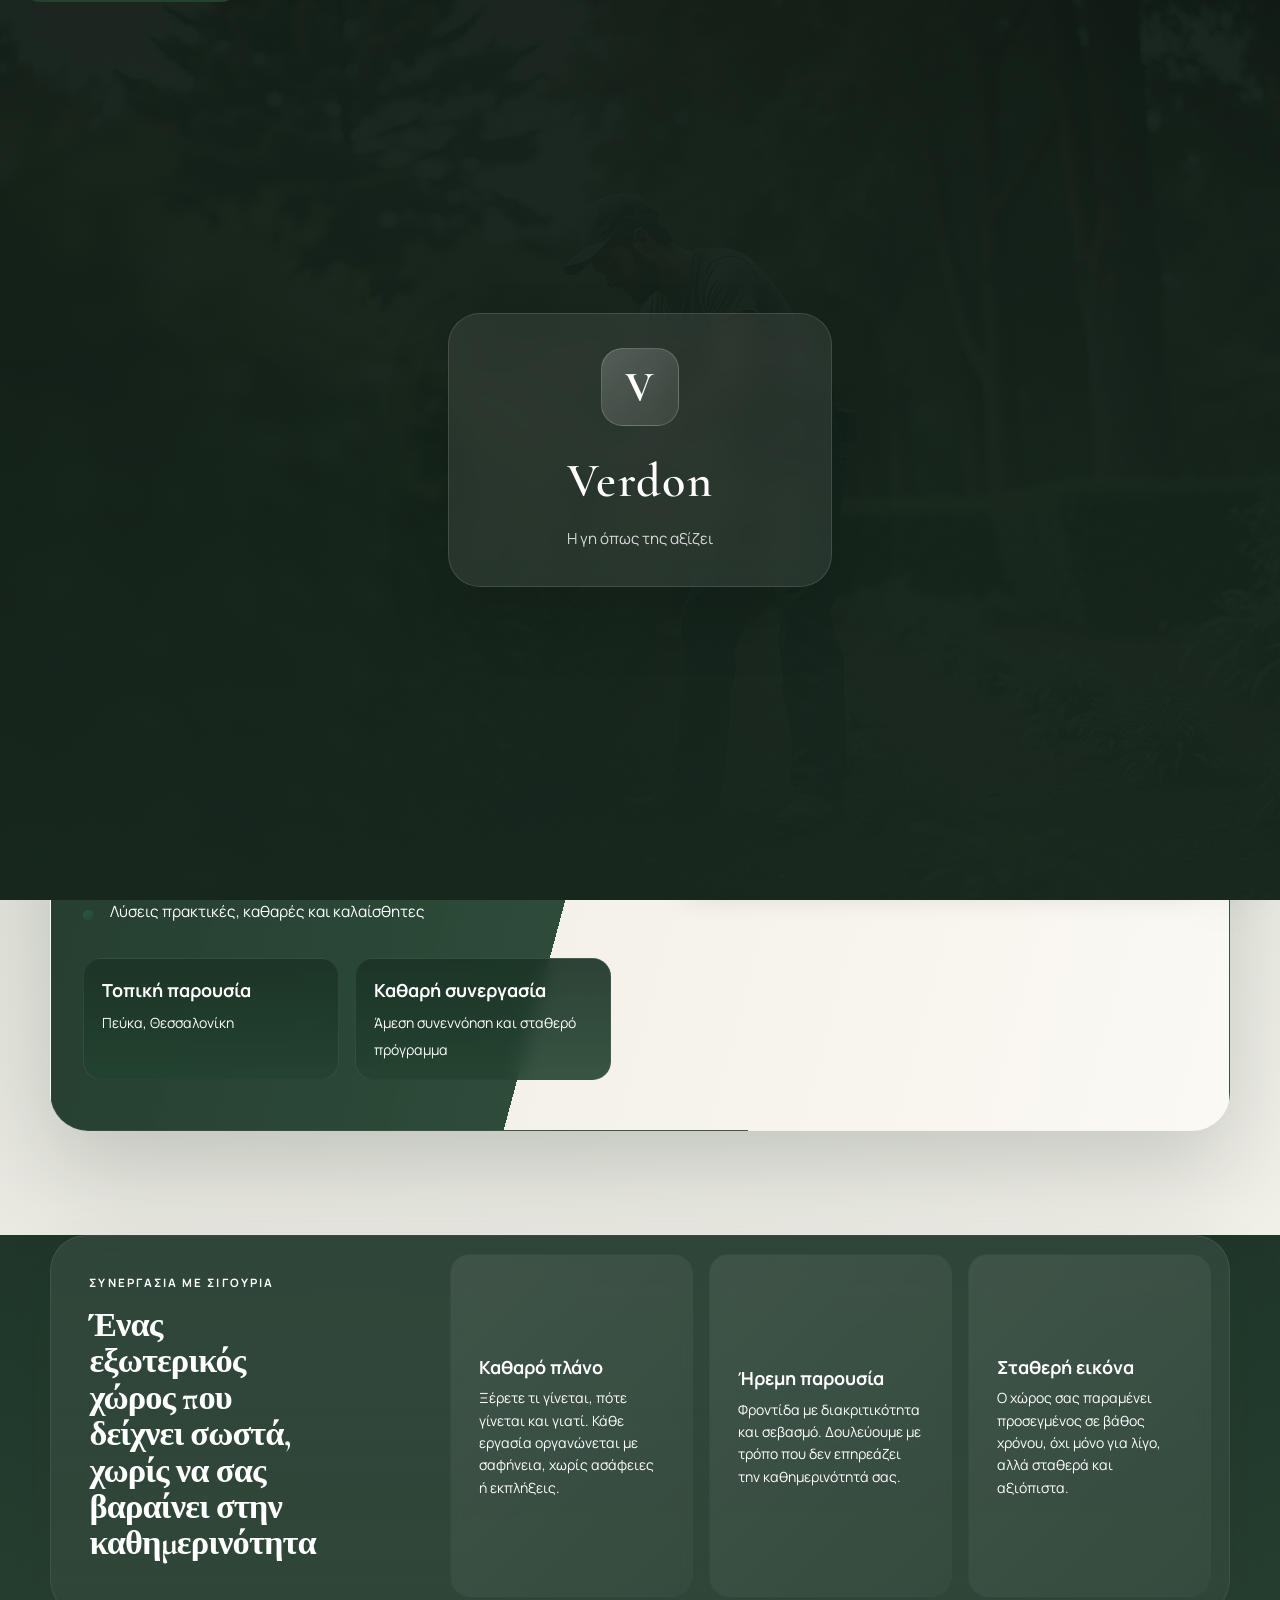
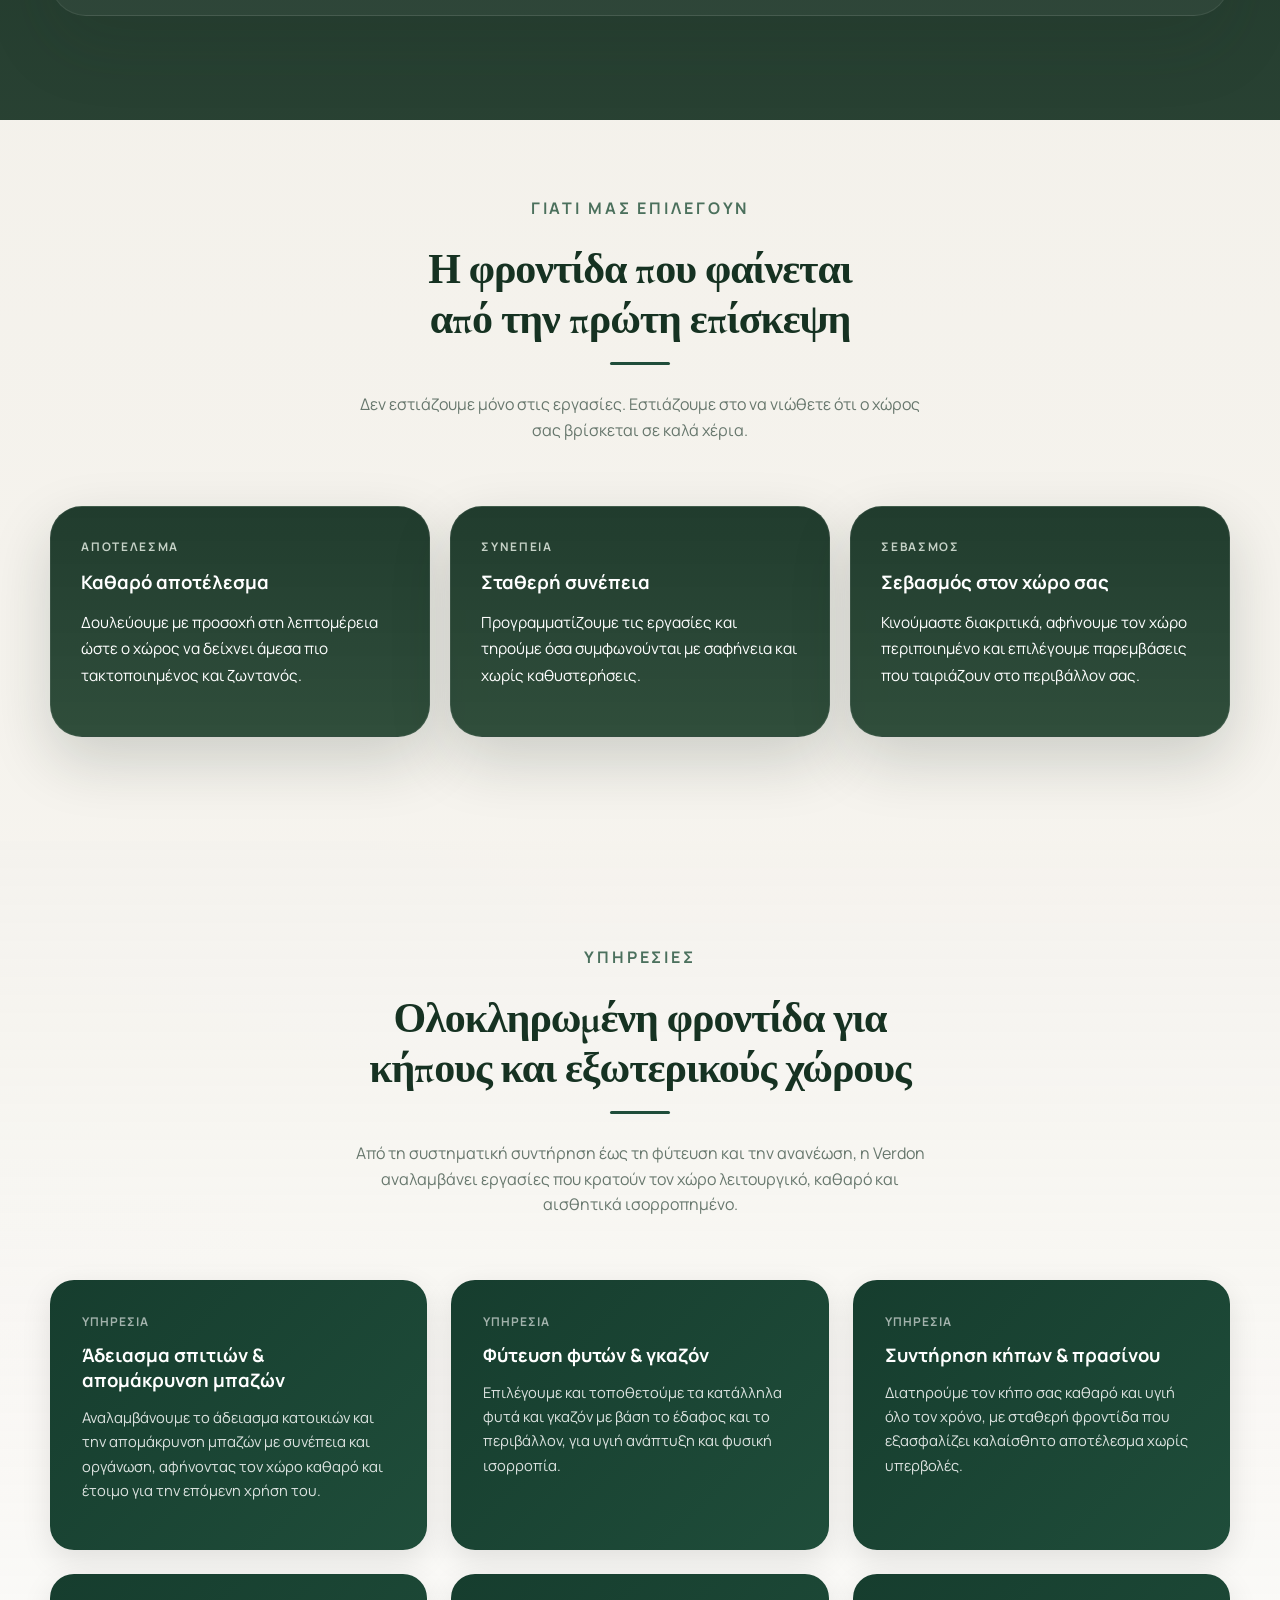
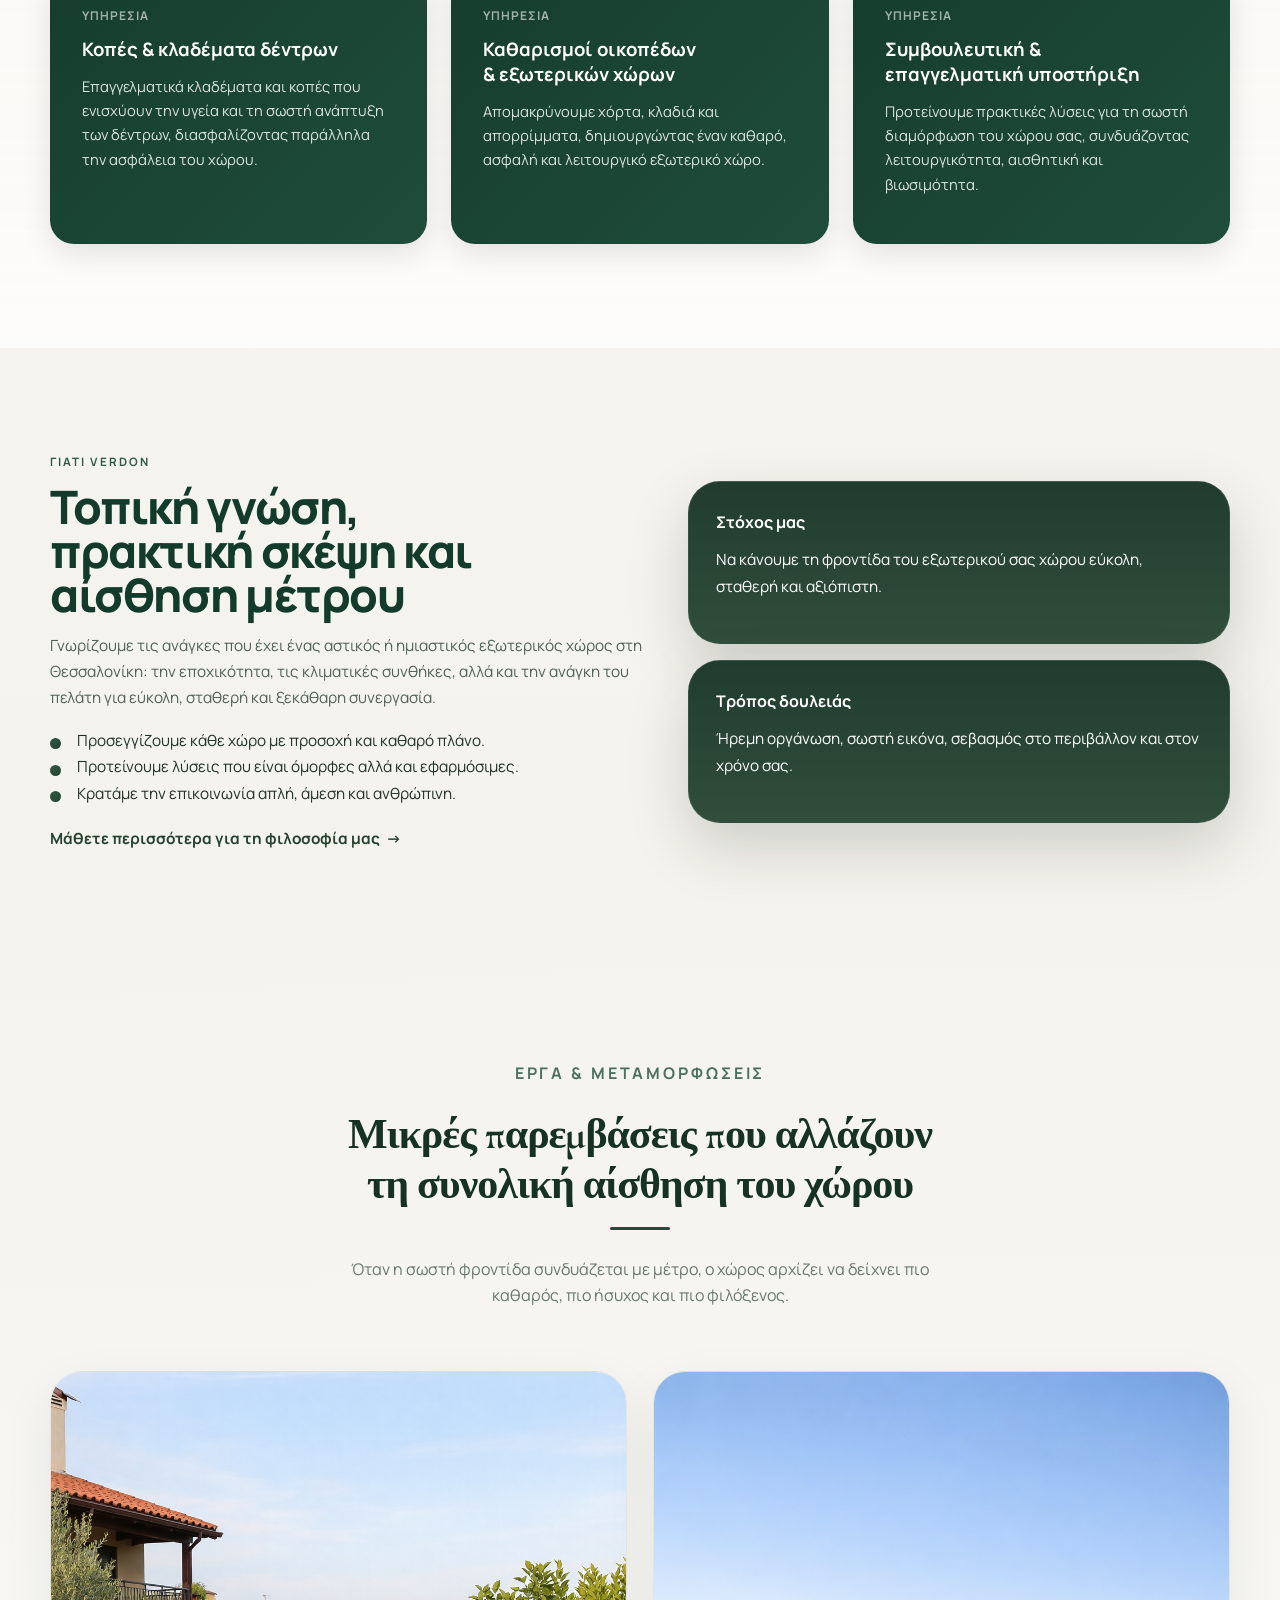
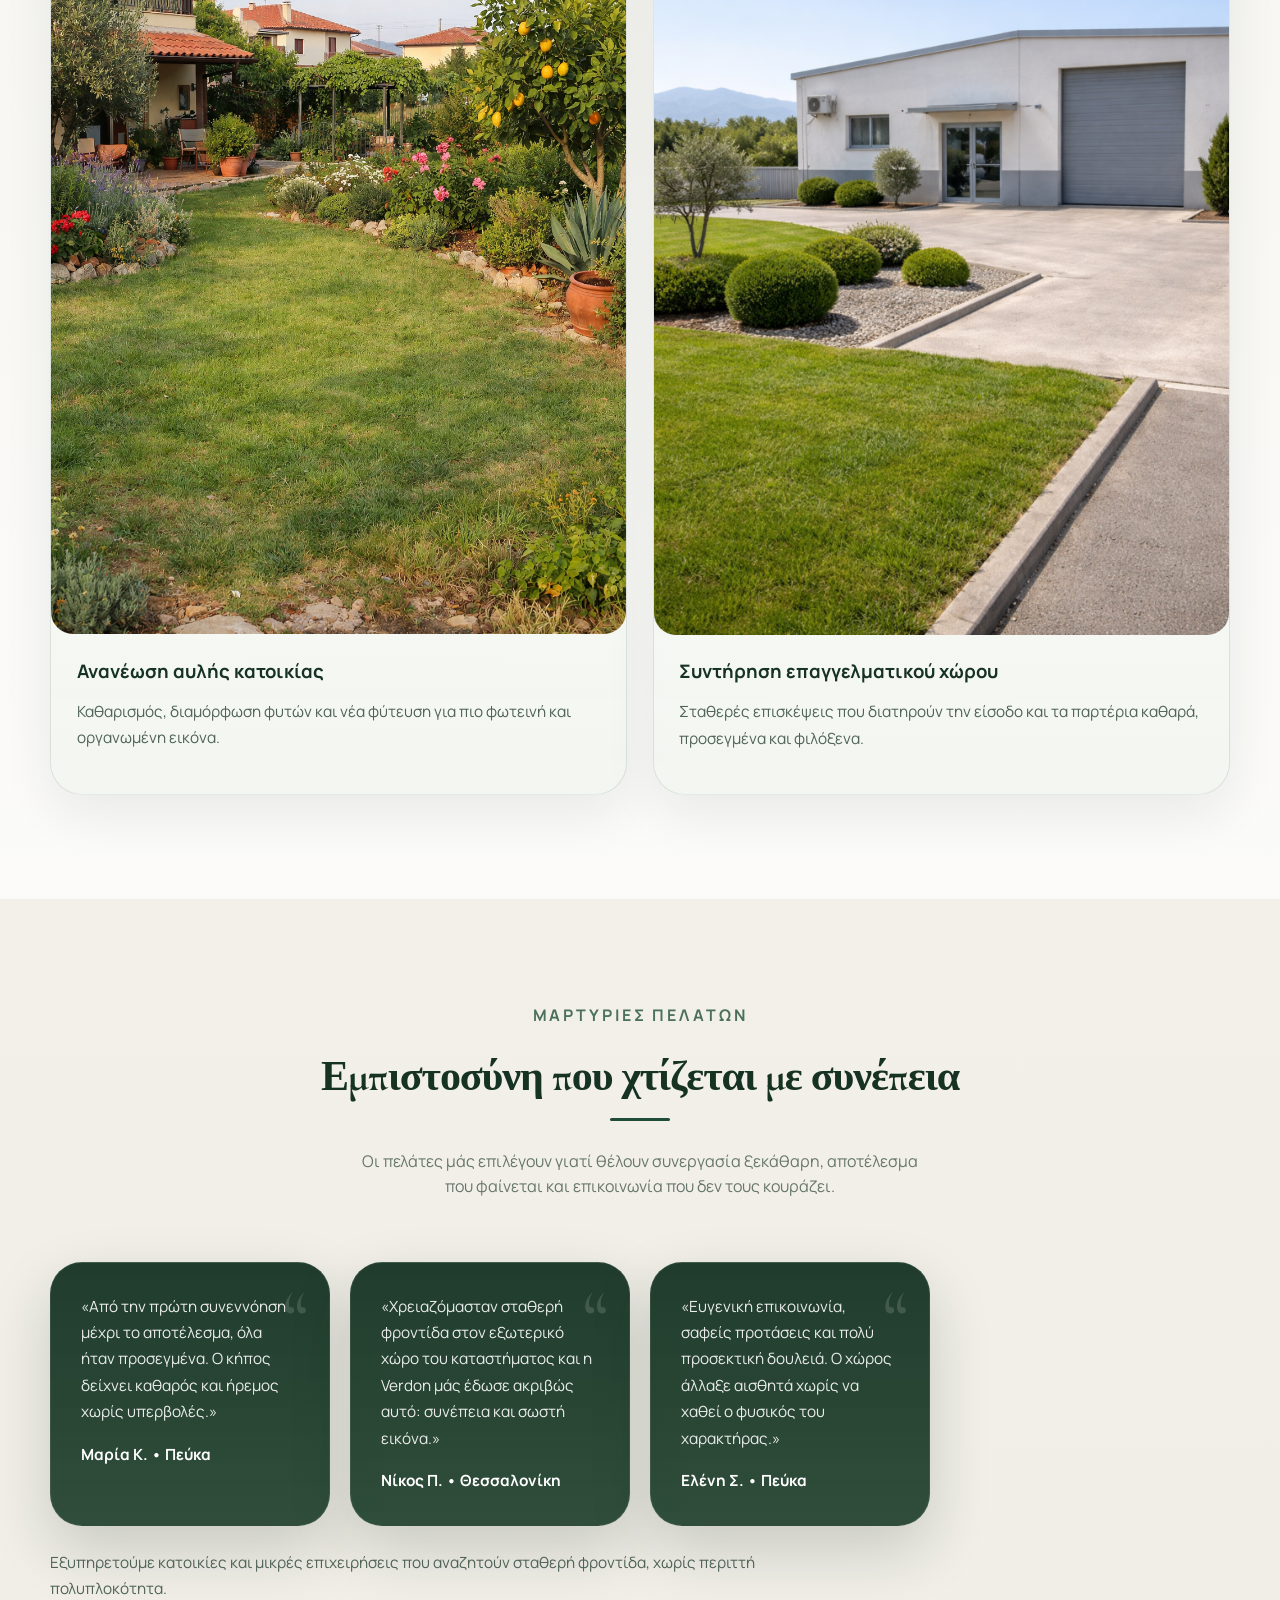
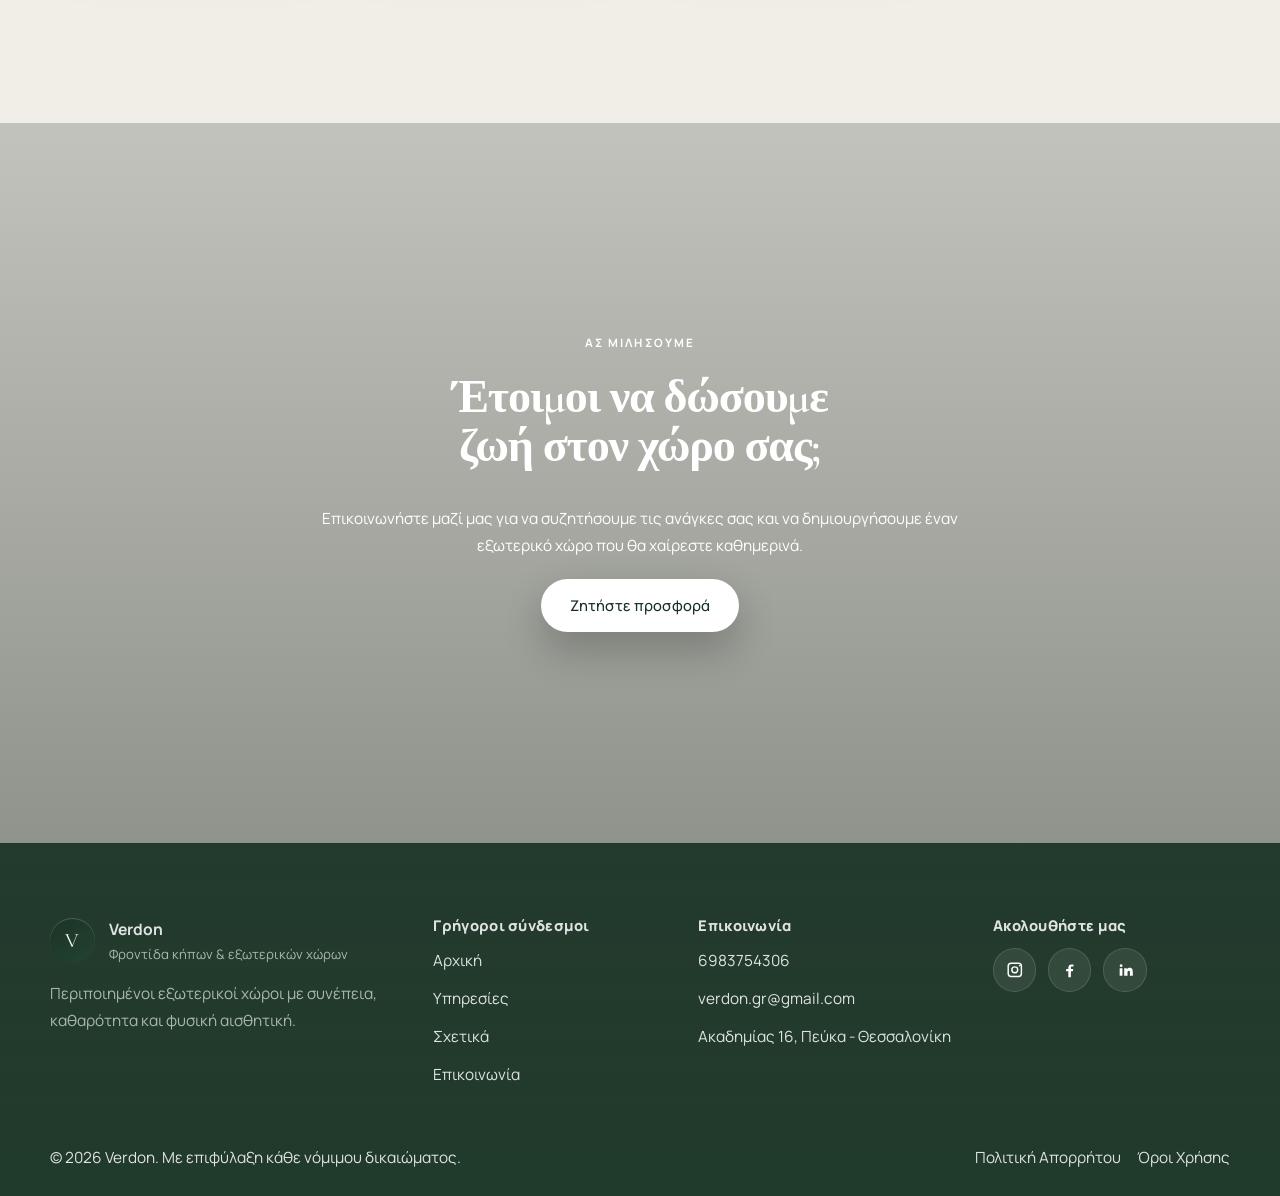
<file: index.html>
<!DOCTYPE html>
<html lang="el">
  <head>
    <meta charset="UTF-8" />
    <meta name="viewport" content="width=device-width, initial-scale=1.0" />
    <title>Verdon | Περιποίηση Κήπου &amp; Εξωτερικών Χώρων στη Θεσσαλονίκη</title>
    <meta
      name="description"
      content="Η Verdon προσφέρει συντήρηση κήπου, κλάδεμα, φύτευση και καθαρισμό εξωτερικών χώρων στη Θεσσαλονίκη με συνέπεια, φροντίδα και αισθητική."
    />
    <meta
      name="keywords"
      content="συντήρηση κήπου Θεσσαλονίκη, κλάδεμα φυτών, φύτευση κήπου, καθαρισμός εξωτερικών χώρων, Verdon"
    />
    <meta name="theme-color" content="#234330" />
    <meta property="og:title" content="Verdon | Φροντίδα κήπου με συνέπεια και αισθητική" />
    <meta
      property="og:description"
      content="Τοπική φροντίδα κήπων και εξωτερικών χώρων στη Θεσσαλονίκη, με καθαρό αποτέλεσμα και σεβασμό στον χώρο σας."
    />
    <meta property="og:type" content="website" />
    <meta property="og:locale" content="el_GR" />
    <meta property="og:url" content="https://verdon.gr/" />
    <link rel="canonical" href="https://verdon.gr/" />
    <script type="application/ld+json">
      {
        "@context": "https://schema.org",
        "@type": "LocalBusiness",
        "name": "Verdon",
        "url": "https://verdon.gr/",
        "description": "Φροντίδα κήπων και εξωτερικών χώρων στη Θεσσαλονίκη.",
        "telephone": "+30 698 375 4306",
        "email": "verdon.gr@gmail.com",
        "address": {
          "@type": "PostalAddress",
          "streetAddress": "Ακαδημίας 16",
          "addressLocality": "Πεύκα",
          "addressRegion": "Θεσσαλονίκη",
          "postalCode": "570 10",
          "addressCountry": "GR"
        },
        "areaServed": "Θεσσαλονίκη"
      }
    </script>
    <link rel="preconnect" href="https://fonts.googleapis.com" />
    <link rel="preconnect" href="https://fonts.gstatic.com" crossorigin />
    <link
      href="https://fonts.googleapis.com/css2?family=Manrope:wght@400;500;600;700;800&amp;family=Cormorant+Garamond:wght@500;600;700&amp;display=swap"
      rel="stylesheet"
    />
    <link rel="stylesheet" href="assets/css/styles.css" />
    <!-- Google tag (gtag.js) -->
    <script async src="https://www.googletagmanager.com/gtag/js?id=G-7ELP7T459E"></script>
    <script>
      window.dataLayer = window.dataLayer || [];
      function gtag(){dataLayer.push(arguments);}
      gtag('js', new Date());

      gtag('config', 'G-7ELP7T459E');
    </script>
  </head>
  <body>
    <a class="skip-link" href="#main-content">Μετάβαση στο περιεχόμενο</a>
    <header class="site-header" data-header>
      <div class="container nav-shell">
        <a class="brand" href="index.html" aria-label="Verdon αρχική">
          <span class="brand-mark">V</span>
          <span>
            <strong>Verdon</strong>
            <small>Η γη όπως της αξίζει</small>
          </span>
        </a>

        <button
          class="menu-toggle"
          type="button"
          aria-expanded="false"
          aria-controls="site-navigation"
          data-menu-toggle
        >
          <span></span>
          <span></span>
          <span></span>
          <span class="sr-only">Άνοιγμα μενού</span>
        </button>

        <nav class="site-nav" id="site-navigation" data-nav>
          <a class="is-active" href="index.html">Αρχική</a>
          <a href="services.html">Υπηρεσίες</a>
          <a href="about.html">Σχετικά με εμάς</a>
          <a href="contact.html">Επικοινωνία</a>
          <a class="button button-small button-primary" href="contact.html#contact-form">Ζητήστε προσφορά</a>
        </nav>
      </div>
    </header>

    <main id="main-content">
      <section class="hero-section">
        <div class="container hero-grid">
          <div class="hero-copy reveal">
            <p class="eyebrow">Φροντίδα κήπου στη Θεσσαλονίκη</p>
            
            <h2 class="hero-title">
  Ο εξωτερικός σας χώρος,<br>
  περιποιημένος με ηρεμία,<br>
  συνέπεια και αισθητική.
</h2>
            <p class="lead">
              Η Verdon αναλαμβάνει συντήρηση κήπου, περιποίηση φυτών, καθαρισμό και
              ανανέωση εξωτερικών χώρων για κατοικίες και μικρές επιχειρήσεις που
              θέλουν σταθερά καθαρό και προσεγμένο αποτέλεσμα.
            </p>
            <div class="hero-actions">
              <a class="button button-primary" href="contact.html#contact-form">Επικοινωνήστε μαζί μας</a>
              <a class="button button-secondary" href="services.html">Δείτε τις υπηρεσίες</a>
            </div>
            <ul class="hero-points" aria-label="Βασικά πλεονεκτήματα">
              <li>Συνεπείς προγραμματισμένες επισκέψεις</li>
              <li>Σεβασμός στον χώρο και την καθημερινότητά σας</li>
              <li>Λύσεις πρακτικές, καθαρές και καλαίσθητες</li>
            </ul>
            <div class="hero-trustbar" aria-label="Σημεία εμπιστοσύνης">
              <div>
                <strong>Τοπική παρουσία</strong>
                <span>Πεύκα, Θεσσαλονίκη</span>
              </div>
              <div>
                <strong>Καθαρή συνεργασία</strong>
                <span>Άμεση συνεννόηση και σταθερό πρόγραμμα</span>
              </div>
            </div>
          </div>

          <div class="hero-visual reveal reveal-delay">
            <div class="hero-card hero-card-main">
              <img src="assets/images/hero-garden.jpg" alt="Καλαίσθητος κήπος με πράσινες φυτεύσεις και περιποιημένα παρτέρια" />
            </div>
            <div class="hero-card hero-card-floating">
              <span>Τοπική εξυπηρέτηση</span>
              <strong>Θεσσαλονίκη &amp; γύρω περιοχές</strong>
            </div>
          </div>
        </div>
      </section>

      <section class="section trust-strip-section">
        <div class="container">
          <div class="trust-strip reveal">
            <div class="trust-strip-intro">
              <p class="eyebrow">Συνεργασία με σιγουριά</p>
              <h2>Ένας εξωτερικός χώρος που δείχνει σωστά,<br>
                χωρίς να σας βαραίνει στην καθημερινότητα</h2>
            </div>
            <div class="trust-stat">
              <strong>Καθαρό πλάνο</strong>
              <span>
                Ξέρετε τι γίνεται, πότε γίνεται και γιατί.
                Κάθε εργασία οργανώνεται με σαφήνεια,
                χωρίς ασάφειες ή εκπλήξεις.
              </span>
            </div>

            <div class="trust-stat">
              <strong>Ήρεμη παρουσία</strong>
              <span>
                Φροντίδα με διακριτικότητα και σεβασμό.
                Δουλεύουμε με τρόπο που δεν επηρεάζει
                την καθημερινότητά σας.
              </span>
            </div>

            <div class="trust-stat">
              <strong>Σταθερή εικόνα</strong>
              <span>
                Ο χώρος σας παραμένει προσεγμένος
                σε βάθος χρόνου, όχι μόνο για λίγο,
                αλλά σταθερά και αξιόπιστα.
              </span>
            </div>
          </div>
        </div>
      </section>

      <section class="section section-tight">
        <div class="container">
          <div class="section-heading narrow reveal">
            <p class="eyebrow">Γιατί μας επιλέγουν</p>
            <h2>Η φροντίδα που φαίνεται από την πρώτη επίσκεψη</h2>
            <p>Δεν εστιάζουμε μόνο στις εργασίες. Εστιάζουμε στο να νιώθετε ότι ο χώρος σας βρίσκεται σε καλά χέρια.</p>
          </div>
          <div class="benefits-grid">
            <article class="benefit-card reveal">
              <span class="card-kicker">Αποτέλεσμα</span>
              <h3>Καθαρό αποτέλεσμα</h3>
              <p>Δουλεύουμε με προσοχή στη λεπτομέρεια ώστε ο χώρος να δείχνει άμεσα πιο τακτοποιημένος και ζωντανός.</p>
            </article>
            <article class="benefit-card reveal">
              <span class="card-kicker">Συνέπεια</span>
              <h3>Σταθερή συνέπεια</h3>
              <p>Προγραμματίζουμε τις εργασίες και τηρούμε όσα συμφωνούνται με σαφήνεια και χωρίς καθυστερήσεις.</p>
            </article>
            <article class="benefit-card reveal">
              <span class="card-kicker">Σεβασμός</span>
              <h3>Σεβασμός στον χώρο σας</h3>
              <p>Κινούμαστε διακριτικά, αφήνουμε τον χώρο περιποιημένο και επιλέγουμε παρεμβάσεις που ταιριάζουν στο περιβάλλον σας.</p>
            </article>
          </div>
        </div>
      </section>

      <section class="section section-soft">
        <div class="container">
          <div class="section-heading reveal">
            <p class="eyebrow">Υπηρεσίες</p>
            <h2>Ολοκληρωμένη φροντίδα για κήπους και εξωτερικούς χώρους</h2>
            <p>
              Από τη συστηματική συντήρηση έως τη φύτευση και την ανανέωση, η Verdon
              αναλαμβάνει εργασίες που κρατούν τον χώρο λειτουργικό, καθαρό και αισθητικά ισορροπημένο.
            </p>
          </div>

          <div class="services-preview-grid">
            <article class="service-preview reveal is-visible">
              <span class="card-kicker">Υπηρεσία</span>
              <h3>Άδειασμα σπιτιών &amp; απομάκρυνση μπαζών</h3>
              <p>
                Αναλαμβάνουμε το άδειασμα κατοικιών και την απομάκρυνση μπαζών με συνέπεια και οργάνωση,
                αφήνοντας τον χώρο καθαρό και έτοιμο για την επόμενη χρήση του.
              </p>
            </article>

            <article class="service-preview reveal is-visible">
              <span class="card-kicker">Υπηρεσία</span>
              <h3>Φύτευση φυτών &amp; γκαζόν</h3>
              <p>
                Επιλέγουμε και τοποθετούμε τα κατάλληλα φυτά και γκαζόν με βάση το έδαφος και το περιβάλλον,
                για υγιή ανάπτυξη και φυσική ισορροπία.
              </p>
            </article>

            <article class="service-preview reveal is-visible">
              <span class="card-kicker">Υπηρεσία</span>
              <h3>Συντήρηση κήπων &amp; πρασίνου</h3>
              <p>
                Διατηρούμε τον κήπο σας καθαρό και υγιή όλο τον χρόνο, με σταθερή φροντίδα
                που εξασφαλίζει καλαίσθητο αποτέλεσμα χωρίς υπερβολές.
              </p>
            </article>

            <article class="service-preview reveal is-visible">
              <span class="card-kicker">Υπηρεσία</span>
              <h3>Κοπές &amp; κλαδέματα δέντρων</h3>
              <p>
                Επαγγελματικά κλαδέματα και κοπές που ενισχύουν την υγεία και τη σωστή ανάπτυξη των δέντρων,
                διασφαλίζοντας παράλληλα την ασφάλεια του χώρου.
              </p>
            </article>

            <article class="service-preview reveal is-visible">
              <span class="card-kicker">Υπηρεσία</span>
              <h3>Καθαρισμοί οικοπέδων &amp; εξωτερικών χώρων</h3>
              <p>
                Απομακρύνουμε χόρτα, κλαδιά και απορρίμματα, δημιουργώντας έναν καθαρό,
                ασφαλή και λειτουργικό εξωτερικό χώρο.
              </p>
            </article>

            <article class="service-preview reveal is-visible">
              <span class="card-kicker">Υπηρεσία</span>
              <h3>Συμβουλευτική &amp; επαγγελματική υποστήριξη</h3>
              <p>
                Προτείνουμε πρακτικές λύσεις για τη σωστή διαμόρφωση του χώρου σας,
                συνδυάζοντας λειτουργικότητα, αισθητική και βιωσιμότητα.
              </p>
            </article>
          </div>
        </div>
      </section>

      <section class="section philosophy-section">
        <div class="container split-section">
          <div class="split-copy reveal">
            <p class="eyebrow">Γιατί Verdon</p>
            <h2 class="philosophy-title">Τοπική γνώση, πρακτική σκέψη και αίσθηση μέτρου</h2>
            <p>
              Γνωρίζουμε τις ανάγκες που έχει ένας αστικός ή ημιαστικός εξωτερικός χώρος στη Θεσσαλονίκη:
              την εποχικότητα, τις κλιματικές συνθήκες, αλλά και την ανάγκη του πελάτη για εύκολη, σταθερή και
              ξεκάθαρη συνεργασία.
            </p>
            <ul class="check-list">
              <li>Προσεγγίζουμε κάθε χώρο με προσοχή και καθαρό πλάνο.</li>
              <li>Προτείνουμε λύσεις που είναι όμορφες αλλά και εφαρμόσιμες.</li>
              <li>Κρατάμε την επικοινωνία απλή, άμεση και ανθρώπινη.</li>
            </ul>
            <a class="inline-link" href="about.html">Μάθετε περισσότερα για τη φιλοσοφία μας</a>
          </div>
          <div class="split-panel reveal reveal-delay">
            <div class="stat-card philosophy-card">
              <strong class="philosophy-card-title">Στόχος μας</strong>
              <p>Να κάνουμε τη φροντίδα του εξωτερικού σας χώρου εύκολη, σταθερή και αξιόπιστη.</p>
            </div>
            <div class="stat-card philosophy-card">
              <strong class="philosophy-card-title">Τρόπος δουλειάς</strong>
              <p>Ήρεμη οργάνωση, σωστή εικόνα, σεβασμός στο περιβάλλον και στον χρόνο σας.</p>
            </div>
          </div>
        </div>
      </section>

      <section class="section section-soft">
        <div class="container">
          <div class="section-heading reveal">
            <p class="eyebrow">Έργα &amp; μεταμορφώσεις</p>
            <h2>Μικρές παρεμβάσεις που αλλάζουν τη συνολική αίσθηση του χώρου</h2>
            <p>Όταν η σωστή φροντίδα συνδυάζεται με μέτρο, ο χώρος αρχίζει να δείχνει πιο καθαρός, πιο ήσυχος και πιο φιλόξενος.</p>
          </div>

          <div class="project-grid">
            <article class="project-card reveal">
              <img src="assets/images/project-refresh.png" alt="Ανανεωμένος εξωτερικός χώρος με φυτεύσεις και καθαρή διάταξη" />
              <div class="project-copy">
                <h3>Ανανέωση αυλής κατοικίας</h3>
                <p>Καθαρισμός, διαμόρφωση φυτών και νέα φύτευση για πιο φωτεινή και οργανωμένη εικόνα.</p>
              </div>
            </article>
            <article class="project-card reveal">
              <img src="assets/images/project-maintenance.png" alt="Περιποιημένος κήπος μικρής επιχείρησης με καθαρά παρτέρια" />
              <div class="project-copy">
                <h3>Συντήρηση επαγγελματικού χώρου</h3>
                <p>Σταθερές επισκέψεις που διατηρούν την είσοδο και τα παρτέρια καθαρά, προσεγμένα και φιλόξενα.</p>
              </div>
            </article>
          </div>
        </div>
      </section>

      <section class="section">
        <div class="container">
          <div class="section-heading reveal">
            <p class="eyebrow">Μαρτυρίες πελατών</p>
            <h2>Εμπιστοσύνη που χτίζεται με συνέπεια</h2>
            <p>Οι πελάτες μάς επιλέγουν γιατί θέλουν συνεργασία ξεκάθαρη, αποτέλεσμα που φαίνεται και επικοινωνία που δεν τους κουράζει.</p>
          </div>
          <div class="testimonials-grid">
            <blockquote class="testimonial-card reveal">
              <p>
                «Από την πρώτη συνεννόηση μέχρι το αποτέλεσμα, όλα ήταν προσεγμένα. Ο κήπος δείχνει καθαρός και ήρεμος χωρίς υπερβολές.»
              </p>
              <footer>Μαρία Κ. • Πεύκα</footer>
            </blockquote>
            <blockquote class="testimonial-card reveal">
              <p>
                «Χρειαζόμασταν σταθερή φροντίδα στον εξωτερικό χώρο του καταστήματος και η Verdon μάς έδωσε ακριβώς αυτό: συνέπεια και σωστή εικόνα.»
              </p>
              <footer>Νίκος Π. • Θεσσαλονίκη</footer>
            </blockquote>
            <blockquote class="testimonial-card reveal">
              <p>
                «Ευγενική επικοινωνία, σαφείς προτάσεις και πολύ προσεκτική δουλειά. Ο χώρος άλλαξε αισθητά χωρίς να χαθεί ο φυσικός του χαρακτήρας.»
              </p>
              <footer>Ελένη Σ. • Πεύκα</footer>
            </blockquote>
          </div>
          <div class="testimonials-note reveal">
            <p>Εξυπηρετούμε κατοικίες και μικρές επιχειρήσεις που αναζητούν σταθερή φροντίδα, χωρίς περιττή πολυπλοκότητα.</p>
          </div>
        </div>
      </section>

      <section class="video-cta-section" aria-labelledby="video-cta-title">
        <video class="video-cta-media" autoplay muted loop playsinline>
          <source src="assets/videos/background.mp4" type="video/mp4" />
        </video>
        <div class="video-cta-overlay" aria-hidden="true"></div>
        <div class="container video-cta-content reveal">
          <p class="eyebrow">Ας μιλήσουμε</p>
          <h2 id="video-cta-title">Έτοιμοι να δώσουμε ζωή στον χώρο σας;</h2>
          <p>
            Επικοινωνήστε μαζί μας για να συζητήσουμε τις ανάγκες σας και να δημιουργήσουμε
            έναν εξωτερικό χώρο που θα χαίρεστε καθημερινά.
          </p>
          <a class="button button-primary video-cta-button" href="contact.html#contact-form">Ζητήστε προσφορά</a>
        </div>
      </section>
    </main>

    <footer class="site-footer">
      <div class="container footer-grid">
        <div>
          <a class="brand footer-brand" href="index.html">
            <span class="brand-mark">V</span>
            <span>
              <strong>Verdon</strong>
              <small>Φροντίδα κήπων &amp; εξωτερικών χώρων</small>
            </span>
          </a>
          <p class="footer-tagline">
            Περιποιημένοι εξωτερικοί χώροι με συνέπεια, καθαρότητα και φυσική αισθητική.
          </p>
        </div>

        <div>
          <h3>Γρήγοροι σύνδεσμοι</h3>
          <ul class="footer-links">
            <li><a href="index.html">Αρχική</a></li>
            <li><a href="services.html">Υπηρεσίες</a></li>
            <li><a href="about.html">Σχετικά</a></li>
            <li><a href="contact.html">Επικοινωνία</a></li>
          </ul>
        </div>

        <div>
          <h3>Επικοινωνία</h3>
          <ul class="footer-links">
            <li><a href="tel:6983754306">6983754306</a></li>
            <li><a href="mailto:verdon.gr@gmail.com">verdon.gr@gmail.com</a></li>
            <li>Ακαδημίας 16, Πεύκα - Θεσσαλονίκη</li>
          </ul>
        </div>

        <div>
          <h3>Ακολουθήστε μας</h3>
          <div class="social-links" aria-label="Κοινωνικά δίκτυα">
            <a href="https://www.instagram.com/verdon.gr?igsh=MTRzaTR4azBlengydA==" aria-label="Instagram" target="_blank" rel="noopener noreferrer">
              <svg viewBox="0 0 24 24" aria-hidden="true"><path d="M7 2h10a5 5 0 0 1 5 5v10a5 5 0 0 1-5 5H7a5 5 0 0 1-5-5V7a5 5 0 0 1 5-5Zm0 2a3 3 0 0 0-3 3v10a3 3 0 0 0 3 3h10a3 3 0 0 0 3-3V7a3 3 0 0 0-3-3Zm11.5 1.5a1 1 0 1 1-1 1 1 1 0 0 1 1-1ZM12 7a5 5 0 1 1-5 5 5 5 0 0 1 5-5Zm0 2a3 3 0 1 0 3 3 3 3 0 0 0-3-3Z"/></svg>
            </a>
            <a href="https://www.facebook.com/share/1DN28qSK1L/" aria-label="Facebook" target="_blank" rel="noopener noreferrer">
              <svg viewBox="0 0 24 24" aria-hidden="true"><path d="M13.5 22v-8h2.7l.4-3h-3.1V9.1c0-.9.3-1.5 1.6-1.5H17V4.9a23 23 0 0 0-2.6-.1c-2.6 0-4.4 1.6-4.4 4.6V11H7v3h3v8Z"/></svg>
            </a>
            <span aria-label="LinkedIn">
              <svg viewBox="0 0 24 24" aria-hidden="true"><path d="M6.9 8.3A1.9 1.9 0 1 1 7 4.5a1.9 1.9 0 0 1-.1 3.8ZM5 9.8h3.8V20H5Zm6.2 0h3.6v1.4h.1a3.9 3.9 0 0 1 3.5-1.9c3.8 0 4.5 2.5 4.5 5.8V20H19v-4.4c0-1 0-2.4-1.5-2.4s-1.8 1.1-1.8 2.3V20h-4.5Z"/></svg>
            </span>
          </div>
        </div>
      </div>

      <div class="container footer-bottom">
        <p>&copy; 2026 Verdon. Με επιφύλαξη κάθε νόμιμου δικαιώματος.</p>
        <div class="footer-legal">
          <a href="privacy-policy.html">Πολιτική Απορρήτου</a>
          <a href="terms-of-use.html">Όροι Χρήσης</a>
        </div>
      </div>
    </footer>

    <script src="assets/js/main.js"></script>
  </body>
</html>
</file>
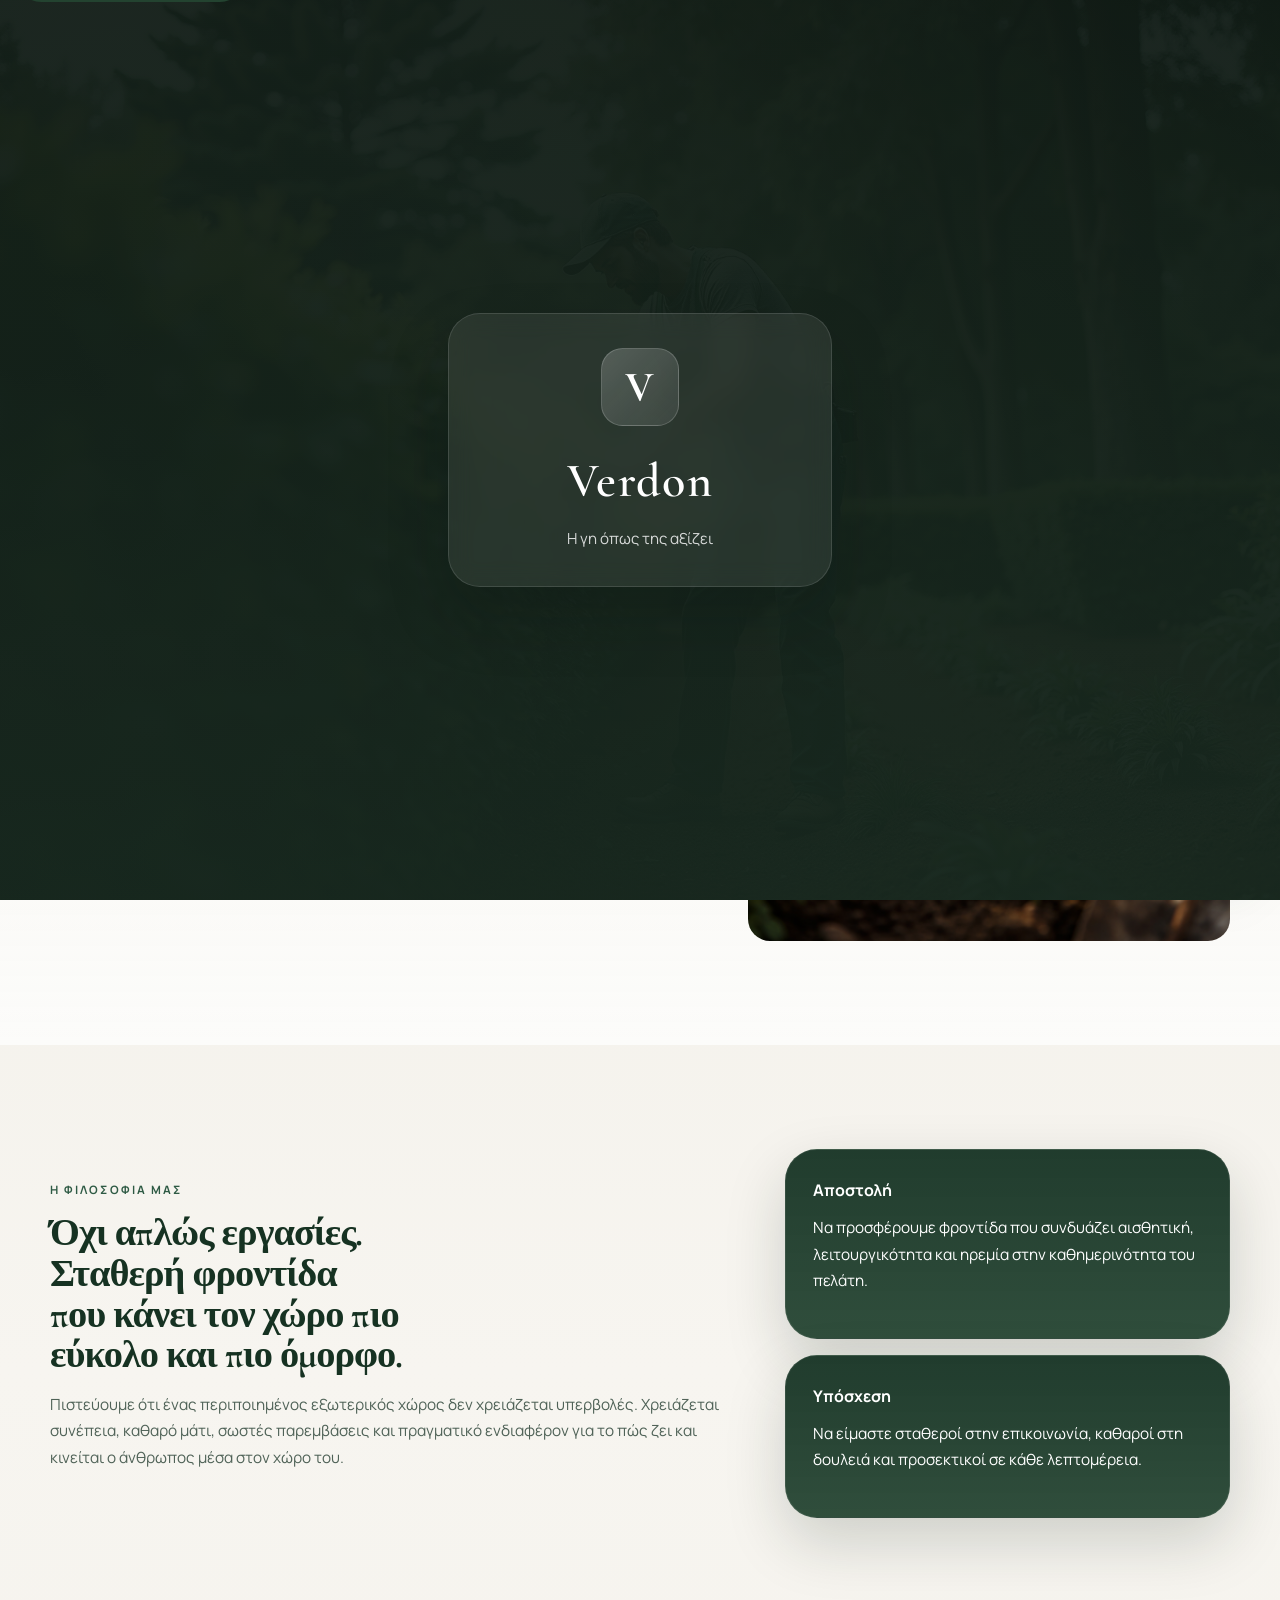
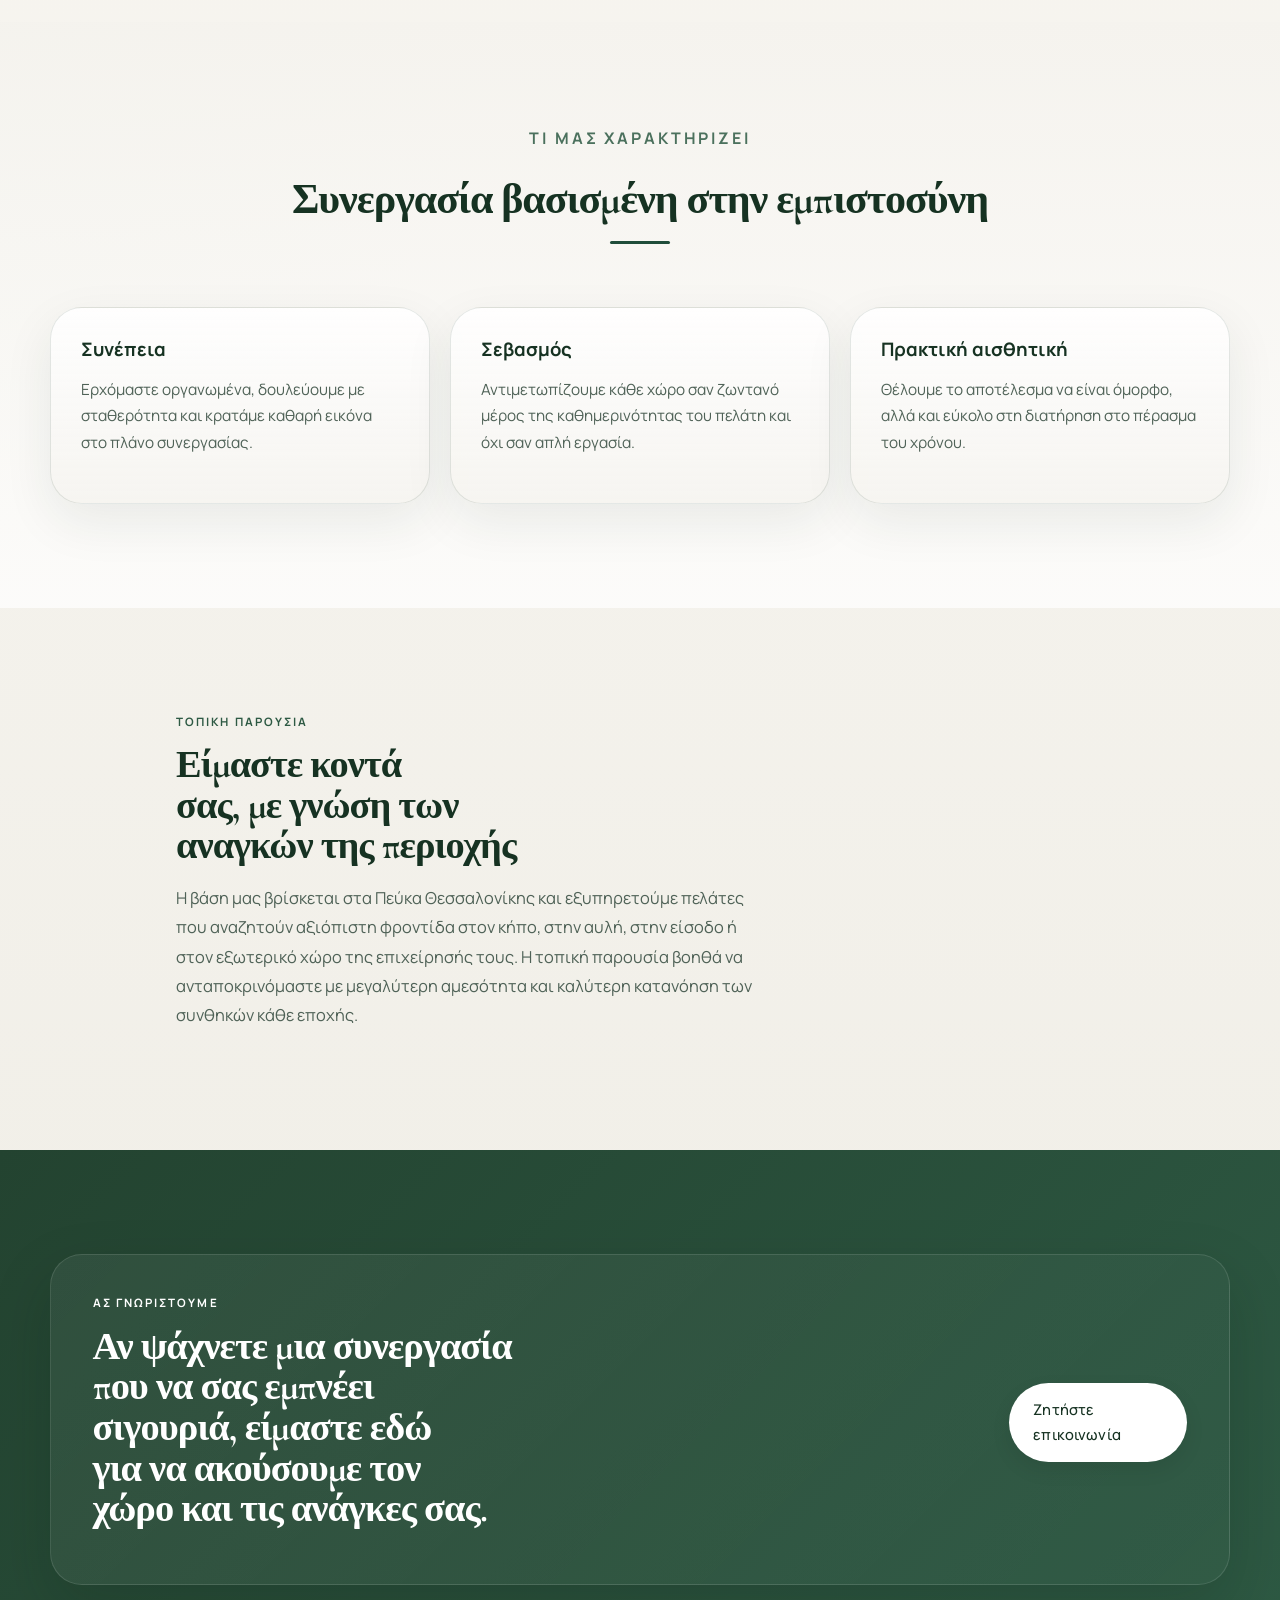
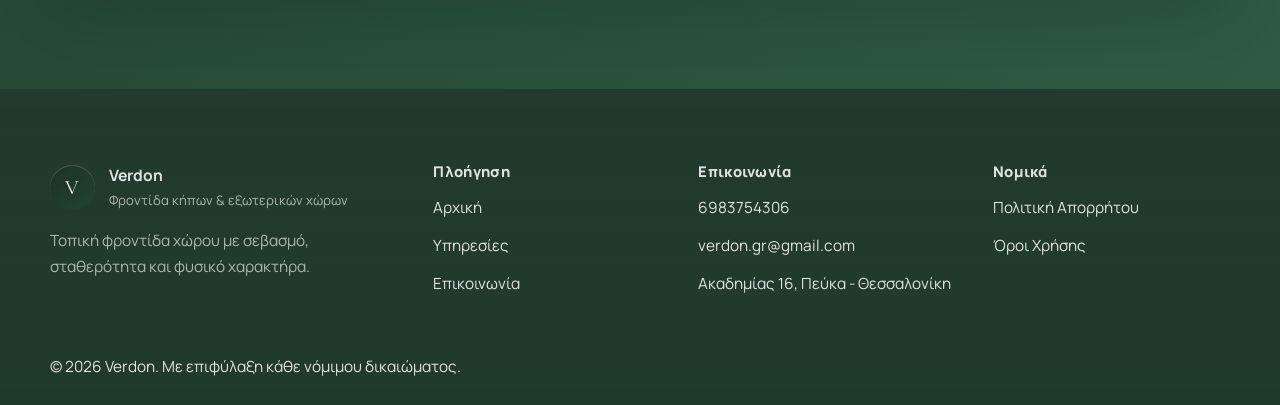
<file: about.html>
<!DOCTYPE html>
<html lang="el">
  <head>
    <meta charset="UTF-8" />
    <meta name="viewport" content="width=device-width, initial-scale=1.0" />
    <title>Σχετικά με τη Verdon | Τοπική Φροντίδα Κήπων στη Θεσσαλονίκη</title>
    <meta
      name="description"
      content="Μάθετε περισσότερα για τη Verdon, τη φιλοσοφία μας και τον τρόπο με τον οποίο φροντίζουμε κήπους και εξωτερικούς χώρους με συνέπεια και σεβασμό."
    />
    <meta name="theme-color" content="#234330" />
    <meta property="og:url" content="https://verdon.gr/about.html" />
    <link rel="canonical" href="https://verdon.gr/about.html" />
    <link rel="preconnect" href="https://fonts.googleapis.com" />
    <link rel="preconnect" href="https://fonts.gstatic.com" crossorigin />
    <link
      href="https://fonts.googleapis.com/css2?family=Manrope:wght@400;500;600;700;800&amp;family=Cormorant+Garamond:wght@500;600;700&amp;display=swap"
      rel="stylesheet"
    />
    <link rel="stylesheet" href="assets/css/styles.css" />
    <!-- Google tag (gtag.js) -->
    <script async src="https://www.googletagmanager.com/gtag/js?id=G-7ELP7T459E"></script>
    <script>
      window.dataLayer = window.dataLayer || [];
      function gtag(){dataLayer.push(arguments);}
      gtag('js', new Date());

      gtag('config', 'G-7ELP7T459E');
    </script>
  </head>
  <body class="about-page">
    <a class="skip-link" href="#main-content">Μετάβαση στο περιεχόμενο</a>
    <header class="site-header" data-header>
      <div class="container nav-shell">
        <a class="brand" href="index.html" aria-label="Verdon αρχική">
          <span class="brand-mark">V</span>
          <span>
            <strong>Verdon</strong>
            <small>Η γη όπως της αξίζει</small>
          </span>
        </a>
        <button class="menu-toggle" type="button" aria-expanded="false" aria-controls="site-navigation" data-menu-toggle>
          <span></span><span></span><span></span><span class="sr-only">Άνοιγμα μενού</span>
        </button>
        <nav class="site-nav" id="site-navigation" data-nav>
          <a href="index.html">Αρχική</a>
          <a href="services.html">Υπηρεσίες</a>
          <a class="is-active" href="about.html">Σχετικά με εμάς</a>
          <a href="contact.html">Επικοινωνία</a>
          <a class="button button-small button-primary" href="contact.html#contact-form">Ζητήστε προσφορά</a>
        </nav>
      </div>
    </header>

    <main id="main-content">
      <section class="page-hero">
        <div class="container about-hero-grid">
          <div class="about-intro reveal">
            <p class="eyebrow">Σχετικά με εμάς</p>
            <h1>Η Verdon δημιουργήθηκε για να κάνει τη φροντίδα του εξωτερικού χώρου απλή, ήρεμη και αξιόπιστη.</h1>
            <p class="lead">
              Ως τοπική επιχείρηση στη Θεσσαλονίκη, δουλεύουμε με συνέπεια, φροντίδα και σεβασμό προς τον χώρο κάθε πελάτη, είτε πρόκειται για κατοικία είτε για μικρή επαγγελματική εγκατάσταση.
            </p>
          </div>
          <div class="about-visual reveal reveal-delay">
            <img src="assets/images/about-verdon.png" alt="Φυσικό τοπίο με φυτεύσεις και οργανωμένη εξωτερική διαρρύθμιση" />
          </div>
        </div>
      </section>

      <section class="section">
        <div class="container split-section">
          <div class="split-copy about-philosophy-copy reveal">
            <p class="eyebrow">Η φιλοσοφία μας</p>
            <h2>Όχι απλώς εργασίες. Σταθερή φροντίδα που κάνει τον χώρο πιο εύκολο και πιο όμορφο.</h2>
            <p>
              Πιστεύουμε ότι ένας περιποιημένος εξωτερικός χώρος δεν χρειάζεται υπερβολές. Χρειάζεται συνέπεια, καθαρό μάτι, σωστές παρεμβάσεις και πραγματικό ενδιαφέρον για το πώς ζει και κινείται ο άνθρωπος μέσα στον χώρο του.
            </p>
          </div>
          <div class="split-panel reveal reveal-delay">
            <div class="stat-card">
              <strong>Αποστολή</strong>
              <p>Να προσφέρουμε φροντίδα που συνδυάζει αισθητική, λειτουργικότητα και ηρεμία στην καθημερινότητα του πελάτη.</p>
            </div>
            <div class="stat-card">
              <strong>Υπόσχεση</strong>
              <p>Να είμαστε σταθεροί στην επικοινωνία, καθαροί στη δουλειά και προσεκτικοί σε κάθε λεπτομέρεια.</p>
            </div>
          </div>
        </div>
      </section>

      <section class="section section-soft">
        <div class="container">
          <div class="section-heading reveal">
            <p class="eyebrow">Τι μας χαρακτηρίζει</p>
            <h2>Συνεργασία βασισμένη στην εμπιστοσύνη</h2>
          </div>
          <div class="values-grid">
            <article class="value-card reveal">
              <h3>Συνέπεια</h3>
              <p>Ερχόμαστε οργανωμένα, δουλεύουμε με σταθερότητα και κρατάμε καθαρή εικόνα στο πλάνο συνεργασίας.</p>
            </article>
            <article class="value-card reveal">
              <h3>Σεβασμός</h3>
              <p>Αντιμετωπίζουμε κάθε χώρο σαν ζωντανό μέρος της καθημερινότητας του πελάτη και όχι σαν απλή εργασία.</p>
            </article>
            <article class="value-card reveal">
              <h3>Πρακτική αισθητική</h3>
              <p>Θέλουμε το αποτέλεσμα να είναι όμορφο, αλλά και εύκολο στη διατήρηση στο πέρασμα του χρόνου.</p>
            </article>
          </div>
        </div>
      </section>

      <section class="section">
        <div class="container narrow about-local-copy reveal">
          <p class="eyebrow">Τοπική παρουσία</p>
          <h2>Είμαστε κοντά σας, με γνώση των αναγκών της περιοχής</h2>
          <p class="lead">
            Η βάση μας βρίσκεται στα Πεύκα Θεσσαλονίκης και εξυπηρετούμε πελάτες που αναζητούν αξιόπιστη φροντίδα στον κήπο, στην αυλή, στην είσοδο ή στον εξωτερικό χώρο της επιχείρησής τους. Η τοπική παρουσία βοηθά να ανταποκρινόμαστε με μεγαλύτερη αμεσότητα και καλύτερη κατανόηση των συνθηκών κάθε εποχής.
          </p>
        </div>
      </section>

      <section class="section cta-band">
        <div class="container cta-band-inner reveal">
          <div class="about-cta-copy">
            <p class="eyebrow">Ας γνωριστούμε</p>
            <h2>Αν ψάχνετε μια συνεργασία που να σας εμπνέει σιγουριά, είμαστε εδώ για να ακούσουμε τον χώρο και τις ανάγκες σας.</h2>
          </div>
          <div class="cta-actions">
            <a class="button button-primary" href="contact.html#contact-form">Ζητήστε επικοινωνία</a>
          </div>
        </div>
      </section>
    </main>

    <footer class="site-footer">
      <div class="container footer-grid">
        <div>
          <a class="brand footer-brand" href="index.html">
            <span class="brand-mark">V</span>
            <span>
              <strong>Verdon</strong>
              <small>Φροντίδα κήπων &amp; εξωτερικών χώρων</small>
            </span>
          </a>
          <p class="footer-tagline">Τοπική φροντίδα χώρου με σεβασμό, σταθερότητα και φυσικό χαρακτήρα.</p>
        </div>
        <div>
          <h3>Πλοήγηση</h3>
          <ul class="footer-links">
            <li><a href="index.html">Αρχική</a></li>
            <li><a href="services.html">Υπηρεσίες</a></li>
            <li><a href="contact.html">Επικοινωνία</a></li>
          </ul>
        </div>
        <div>
          <h3>Επικοινωνία</h3>
          <ul class="footer-links">
            <li><a href="tel:6983754306">6983754306</a></li>
            <li><a href="mailto:verdon.gr@gmail.com">verdon.gr@gmail.com</a></li>
            <li>Ακαδημίας 16, Πεύκα - Θεσσαλονίκη</li>
          </ul>
        </div>
        <div>
          <h3>Νομικά</h3>
          <ul class="footer-links">
            <li><a href="privacy-policy.html">Πολιτική Απορρήτου</a></li>
            <li><a href="terms-of-use.html">Όροι Χρήσης</a></li>
          </ul>
        </div>
      </div>
      <div class="container footer-bottom">
        <p>&copy; 2026 Verdon. Με επιφύλαξη κάθε νόμιμου δικαιώματος.</p>
      </div>
    </footer>

    <script src="assets/js/main.js"></script>
  </body>
</html>
</file>
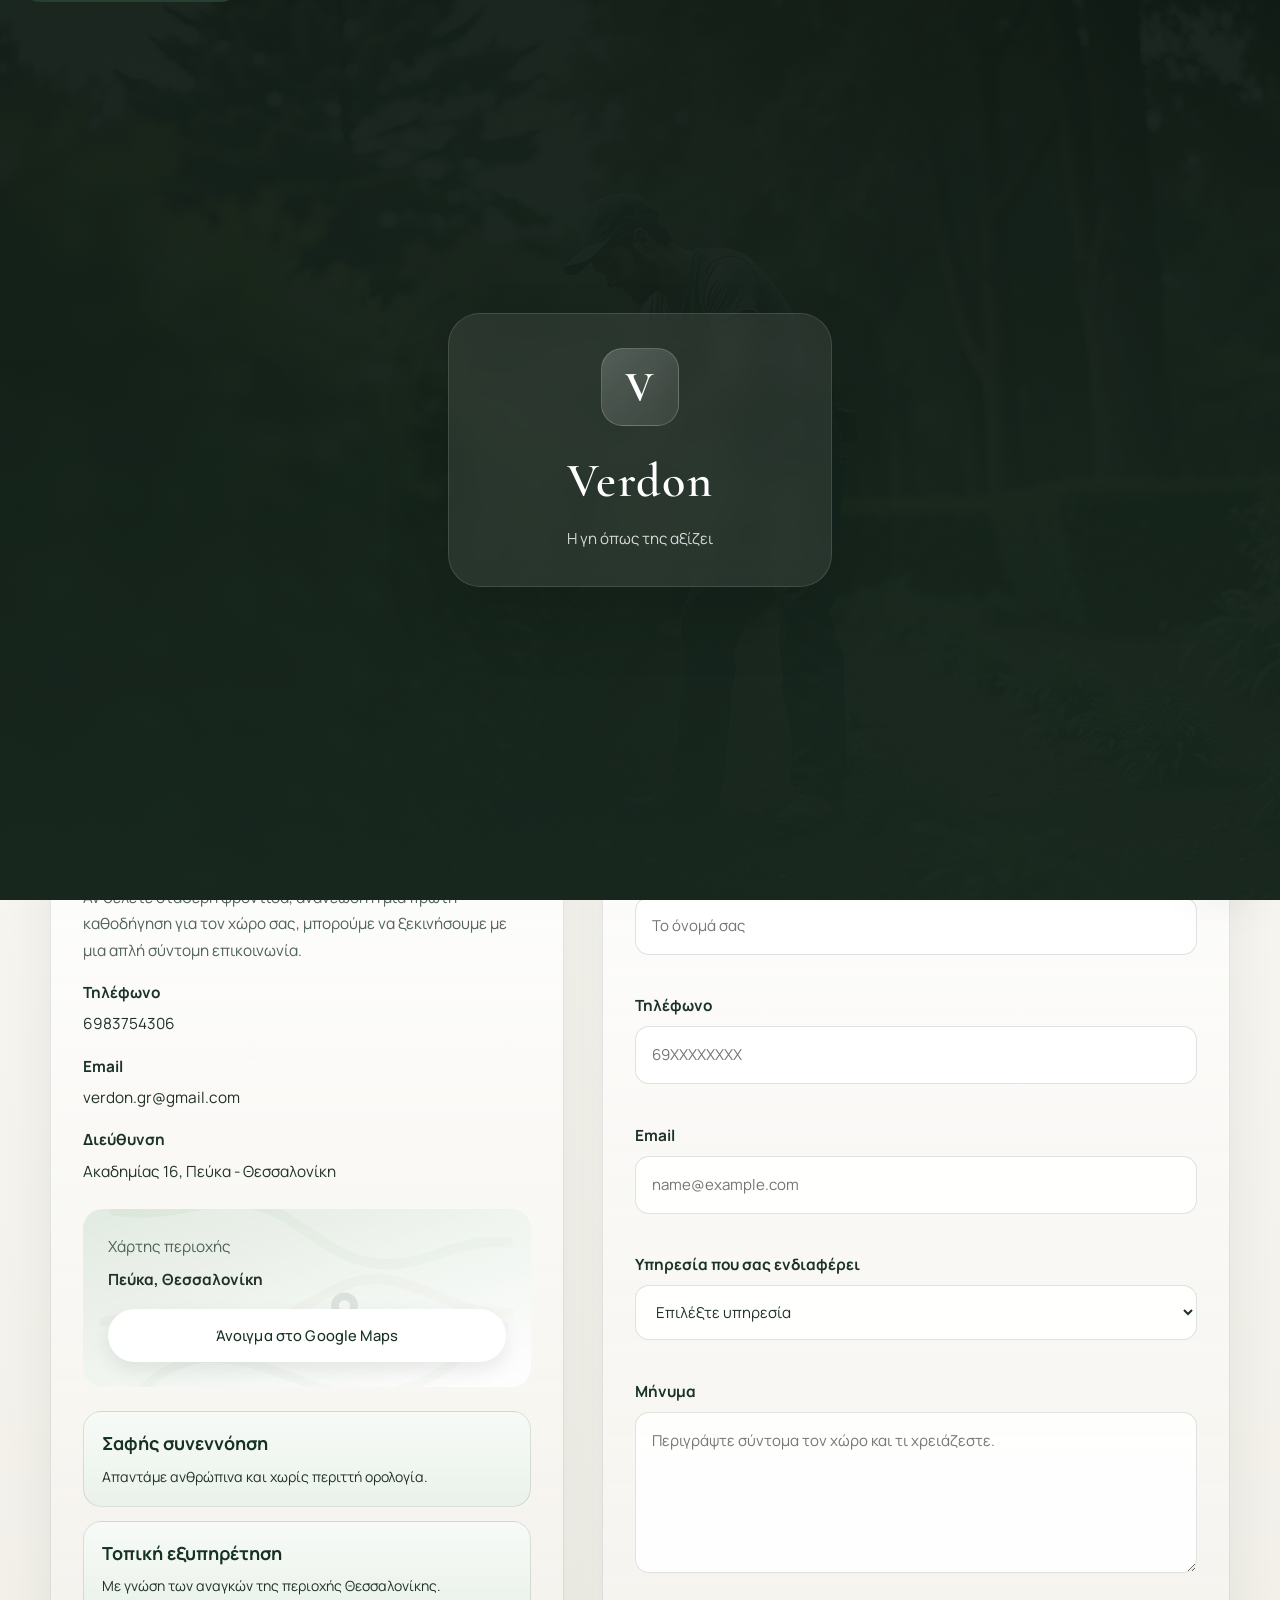
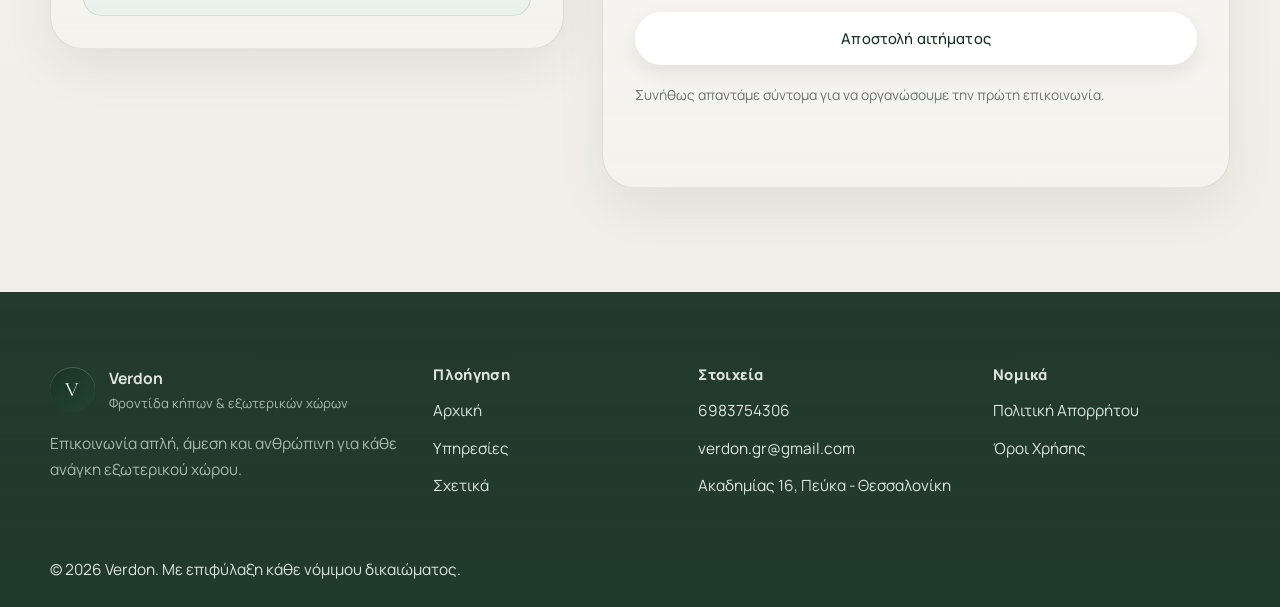
<file: contact.html>
<!DOCTYPE html>
<html lang="el">
  <head>
    <meta charset="UTF-8" />
    <meta name="viewport" content="width=device-width, initial-scale=1.0" />
    <title>Επικοινωνία Verdon | Ζητήστε Προσφορά για Κήπο ή Εξωτερικό Χώρο</title>
    <meta
      name="description"
      content="Επικοινωνήστε με τη Verdon για συντήρηση κήπου, κλάδεμα, φύτευση ή καθαρισμό εξωτερικών χώρων στη Θεσσαλονίκη."
    />
    <meta name="theme-color" content="#234330" />
    <meta property="og:url" content="https://verdon.gr/contact.html" />
    <link rel="canonical" href="https://verdon.gr/contact.html" />
    <link rel="preconnect" href="https://fonts.googleapis.com" />
    <link rel="preconnect" href="https://fonts.gstatic.com" crossorigin />
    <link
      href="https://fonts.googleapis.com/css2?family=Manrope:wght@400;500;600;700;800&amp;family=Cormorant+Garamond:wght@500;600;700&amp;display=swap"
      rel="stylesheet"
    />
    <link rel="stylesheet" href="assets/css/styles.css" />
    <!-- Google tag (gtag.js) -->
    <script async src="https://www.googletagmanager.com/gtag/js?id=G-7ELP7T459E"></script>
    <script>
      window.dataLayer = window.dataLayer || [];
      function gtag(){dataLayer.push(arguments);}
      gtag('js', new Date());

      gtag('config', 'G-7ELP7T459E');
    </script>
  </head>
  <body class="contact-page">
    <a class="skip-link" href="#main-content">Μετάβαση στο περιεχόμενο</a>
    <header class="site-header" data-header>
      <div class="container nav-shell">
        <a class="brand" href="index.html" aria-label="Verdon αρχική">
          <span class="brand-mark">V</span>
          <span>
            <strong>Verdon</strong>
            <small>Η γη όπως της αξίζει</small>
          </span>
        </a>
        <button class="menu-toggle" type="button" aria-expanded="false" aria-controls="site-navigation" data-menu-toggle>
          <span></span><span></span><span></span><span class="sr-only">Άνοιγμα μενού</span>
        </button>
        <nav class="site-nav" id="site-navigation" data-nav>
          <a href="index.html">Αρχική</a>
          <a href="services.html">Υπηρεσίες</a>
          <a href="about.html">Σχετικά με εμάς</a>
          <a class="is-active" href="contact.html">Επικοινωνία</a>
          <a class="button button-small button-primary" href="#contact-form">Ζητήστε προσφορά</a>
        </nav>
      </div>
    </header>

    <main id="main-content">
      <section class="page-hero">
        <div class="container narrow reveal">
          <p class="eyebrow">Επικοινωνία</p>
          <h1>Πείτε μας τι χρειάζεται ο χώρος σας και θα επικοινωνήσουμε μαζί σας σύντομα.</h1>
          <p class="lead">
            Είμαστε εδώ για να ακούσουμε τις ανάγκες σας, να προτείνουμε την κατάλληλη κατεύθυνση και να οργανώσουμε μια συνεργασία απλή και ξεκάθαρη.
          </p>
        </div>
      </section>

      <section class="section">
        <div class="container contact-layout">
          <div class="contact-card reveal">
            <p class="eyebrow">Στοιχεία επικοινωνίας</p>
            <h2>Verdon</h2>
            <p class="contact-intro">Αν θέλετε σταθερή φροντίδα, ανανέωση ή μια πρώτη καθοδήγηση για τον χώρο σας, μπορούμε να ξεκινήσουμε με μια απλή σύντομη επικοινωνία.</p>
            <ul class="contact-list">
              <li>
                <strong>Τηλέφωνο</strong>
                <a href="tel:6983754306">6983754306</a>
              </li>
              <li>
                <strong>Email</strong>
                <a href="mailto:verdon.gr@gmail.com">verdon.gr@gmail.com</a>
              </li>
              <li>
                <strong>Διεύθυνση</strong>
                <span>Ακαδημίας 16, Πεύκα - Θεσσαλονίκη</span>
              </li>
            </ul>
            <div class="map-placeholder">
              <div>
                <p>Χάρτης περιοχής</p>
                <strong>Πεύκα, Θεσσαλονίκη</strong>
              </div>
              <a class="button button-secondary" href="https://maps.google.com/?q=%CE%91%CE%BA%CE%B1%CE%B4%CE%B7%CE%BC%CE%AF%CE%B1%CF%82+16,+%CE%A0%CE%B5%CF%8D%CE%BA%CE%B1,+%CE%98%CE%B5%CF%83%CF%83%CE%B1%CE%BB%CE%BF%CE%BD%CE%AF%CE%BA%CE%B7" target="_blank" rel="noreferrer">Άνοιγμα στο Google Maps</a>
            </div>
            <div class="contact-trust">
              <div>
                <strong>Σαφής συνεννόηση</strong>
                <span>Απαντάμε ανθρώπινα και χωρίς περιττή ορολογία.</span>
              </div>
              <div>
                <strong>Τοπική εξυπηρέτηση</strong>
                <span>Με γνώση των αναγκών της περιοχής Θεσσαλονίκης.</span>
              </div>
            </div>
          </div>

          <div class="form-card reveal reveal-delay">
            <p class="eyebrow">Φόρμα επικοινωνίας</p>
            <h2 id="contact-form">Ζητήστε επικοινωνία</h2>
            <p class="form-intro">Στείλτε μας λίγες βασικές πληροφορίες και θα επικοινωνήσουμε μαζί σας για τα επόμενα βήματα.</p>
            <form class="contact-form" action="https://api.web3forms.com/submit" method="POST" novalidate data-contact-form>
              <input type="hidden" name="access_key" value="ecec503c-7afa-4fe7-8df1-5ed4ea7681a7" />
              <input type="hidden" name="subject" value="Νέο μήνυμα από το verdon.gr" />
              <input type="checkbox" name="botcheck" style="display:none" tabindex="-1" autocomplete="off" aria-hidden="true" />
              <div class="form-field">
                <label for="name">Ονοματεπώνυμο</label>
                <input id="name" name="name" type="text" required placeholder="Το όνομά σας" />
                <small class="error-message" aria-live="polite"></small>
              </div>
              <div class="form-field">
                <label for="phone">Τηλέφωνο</label>
                <input id="phone" name="phone" type="tel" required placeholder="69XXXXXXXX" />
                <small class="error-message" aria-live="polite"></small>
              </div>
              <div class="form-field">
                <label for="email">Email</label>
                <input id="email" name="email" type="email" required placeholder="name@example.com" />
                <small class="error-message" aria-live="polite"></small>
              </div>
              <div class="form-field">
                <label for="service">Υπηρεσία που σας ενδιαφέρει</label>
                <select id="service" name="service" required>
                  <option value="">Επιλέξτε υπηρεσία</option>
                  <option value="maintenance">Συντήρηση κήπου</option>
                  <option value="pruning">Κλάδεμα / περιποίηση φυτών</option>
                  <option value="cleaning">Καθαρισμός εξωτερικών χώρων</option>
                  <option value="planting">Φύτευση / ανανέωση κήπου</option>
                  <option value="consulting">Συμβουλευτική εξωτερικού χώρου</option>
                </select>
                <small class="error-message" aria-live="polite"></small>
              </div>
              <div class="form-field">
                <label for="message">Μήνυμα</label>
                <textarea
                  id="message"
                  name="message"
                  rows="5"
                  required
                  placeholder="Περιγράψτε σύντομα τον χώρο και τι χρειάζεστε."
                ></textarea>
                <small class="error-message" aria-live="polite"></small>
              </div>
              <button class="button button-primary" type="submit">Αποστολή αιτήματος</button>
              <p class="form-note">Συνήθως απαντάμε σύντομα για να οργανώσουμε την πρώτη επικοινωνία.</p>
              <p class="form-status" aria-live="polite" data-form-status></p>
            </form>
          </div>
        </div>
      </section>
    </main>

    <footer class="site-footer">
      <div class="container footer-grid">
        <div>
          <a class="brand footer-brand" href="index.html">
            <span class="brand-mark">V</span>
            <span>
              <strong>Verdon</strong>
              <small>Φροντίδα κήπων &amp; εξωτερικών χώρων</small>
            </span>
          </a>
          <p class="footer-tagline">Επικοινωνία απλή, άμεση και ανθρώπινη για κάθε ανάγκη εξωτερικού χώρου.</p>
        </div>
        <div>
          <h3>Πλοήγηση</h3>
          <ul class="footer-links">
            <li><a href="index.html">Αρχική</a></li>
            <li><a href="services.html">Υπηρεσίες</a></li>
            <li><a href="about.html">Σχετικά</a></li>
          </ul>
        </div>
        <div>
          <h3>Στοιχεία</h3>
          <ul class="footer-links">
            <li><a href="tel:6983754306">6983754306</a></li>
            <li><a href="mailto:verdon.gr@gmail.com">verdon.gr@gmail.com</a></li>
            <li>Ακαδημίας 16, Πεύκα - Θεσσαλονίκη</li>
          </ul>
        </div>
        <div>
          <h3>Νομικά</h3>
          <ul class="footer-links">
            <li><a href="privacy-policy.html">Πολιτική Απορρήτου</a></li>
            <li><a href="terms-of-use.html">Όροι Χρήσης</a></li>
          </ul>
        </div>
      </div>
      <div class="container footer-bottom">
        <p>&copy; 2026 Verdon. Με επιφύλαξη κάθε νόμιμου δικαιώματος.</p>
      </div>
    </footer>

    <script src="assets/js/main.js"></script>
  </body>
</html>
</file>
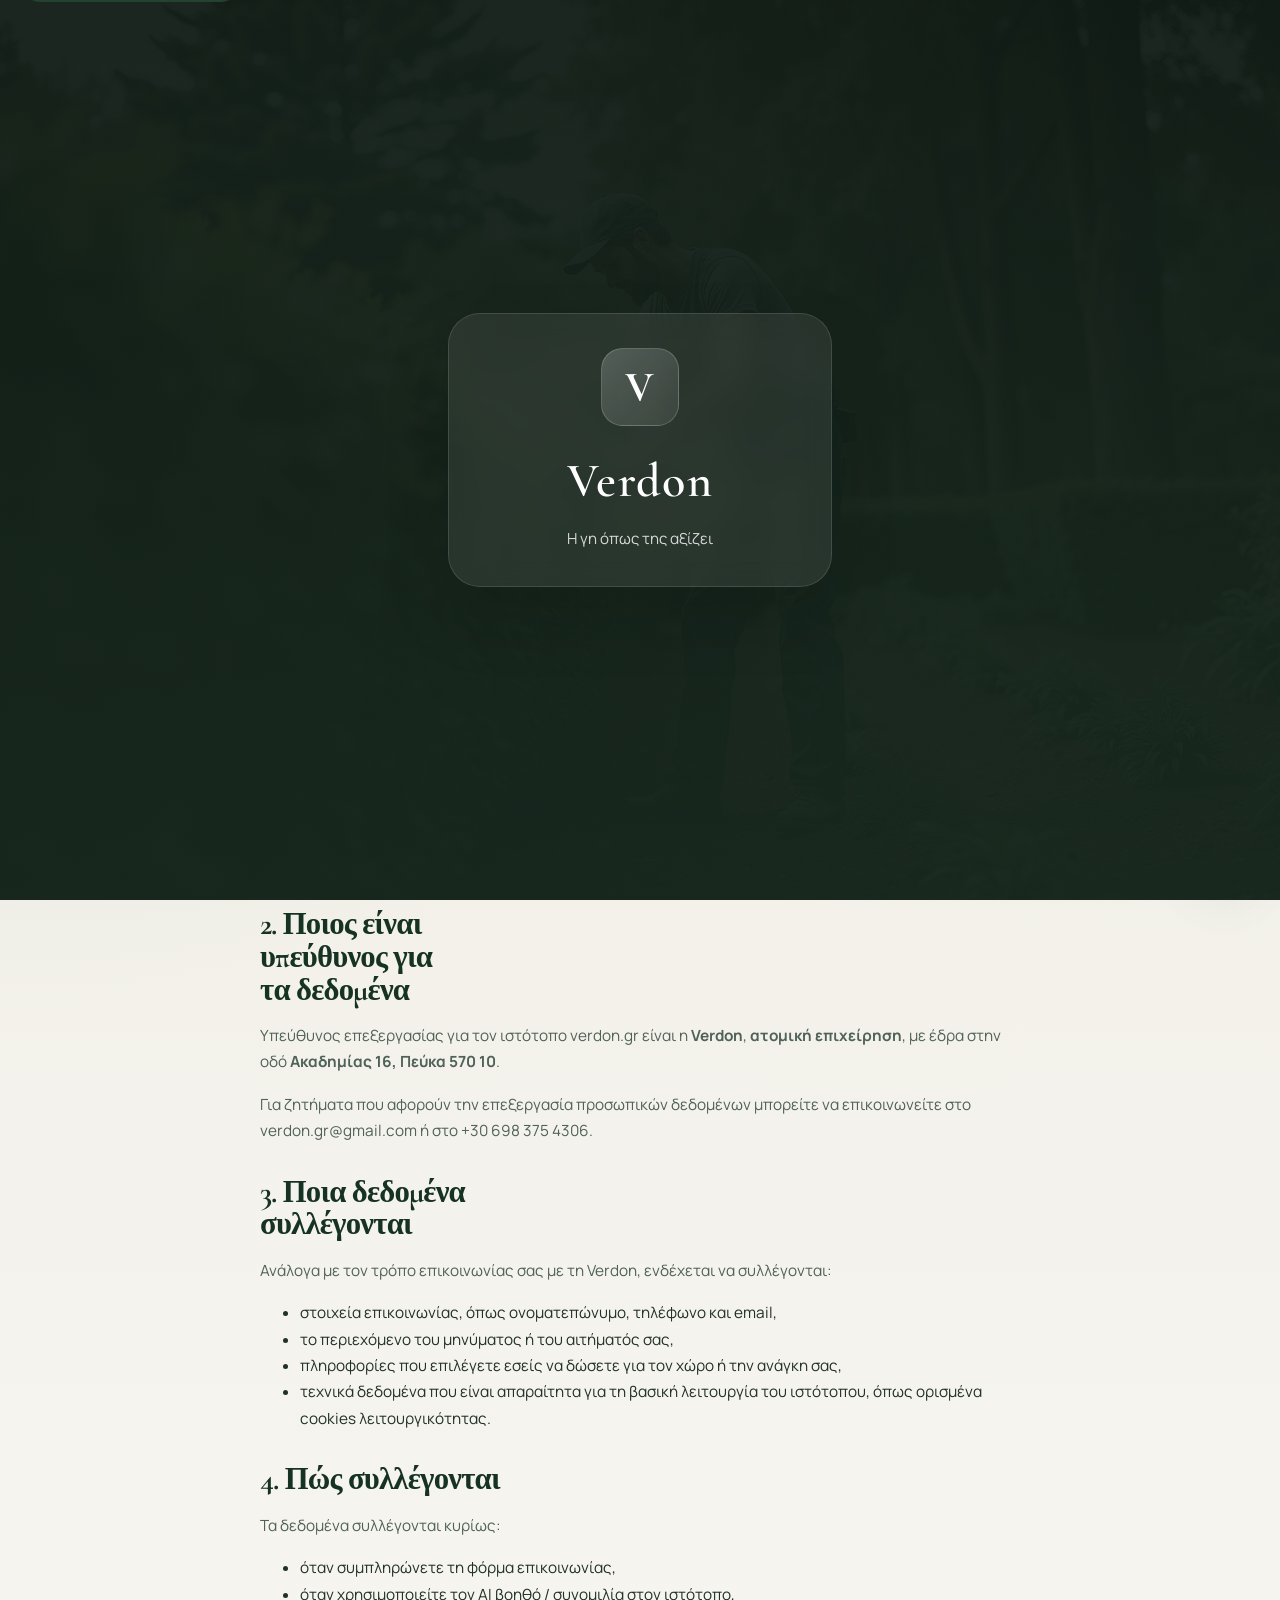
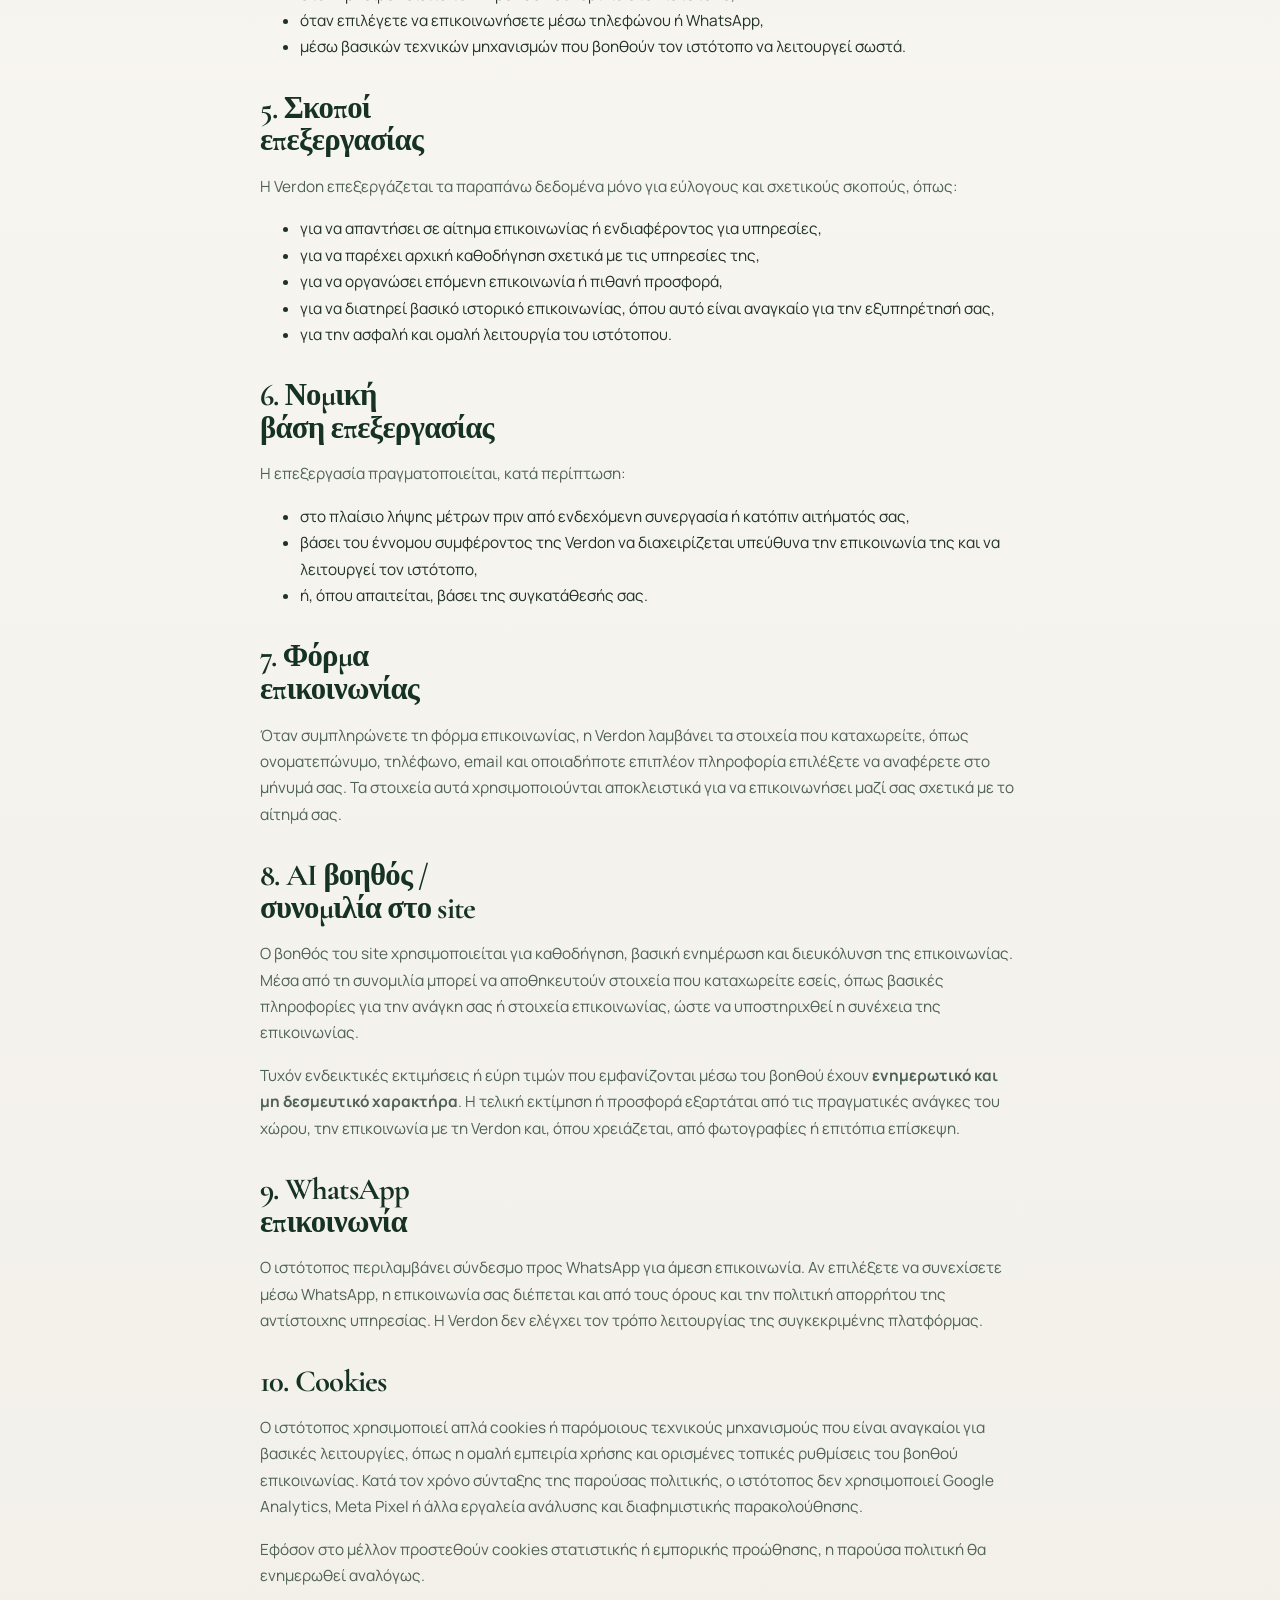
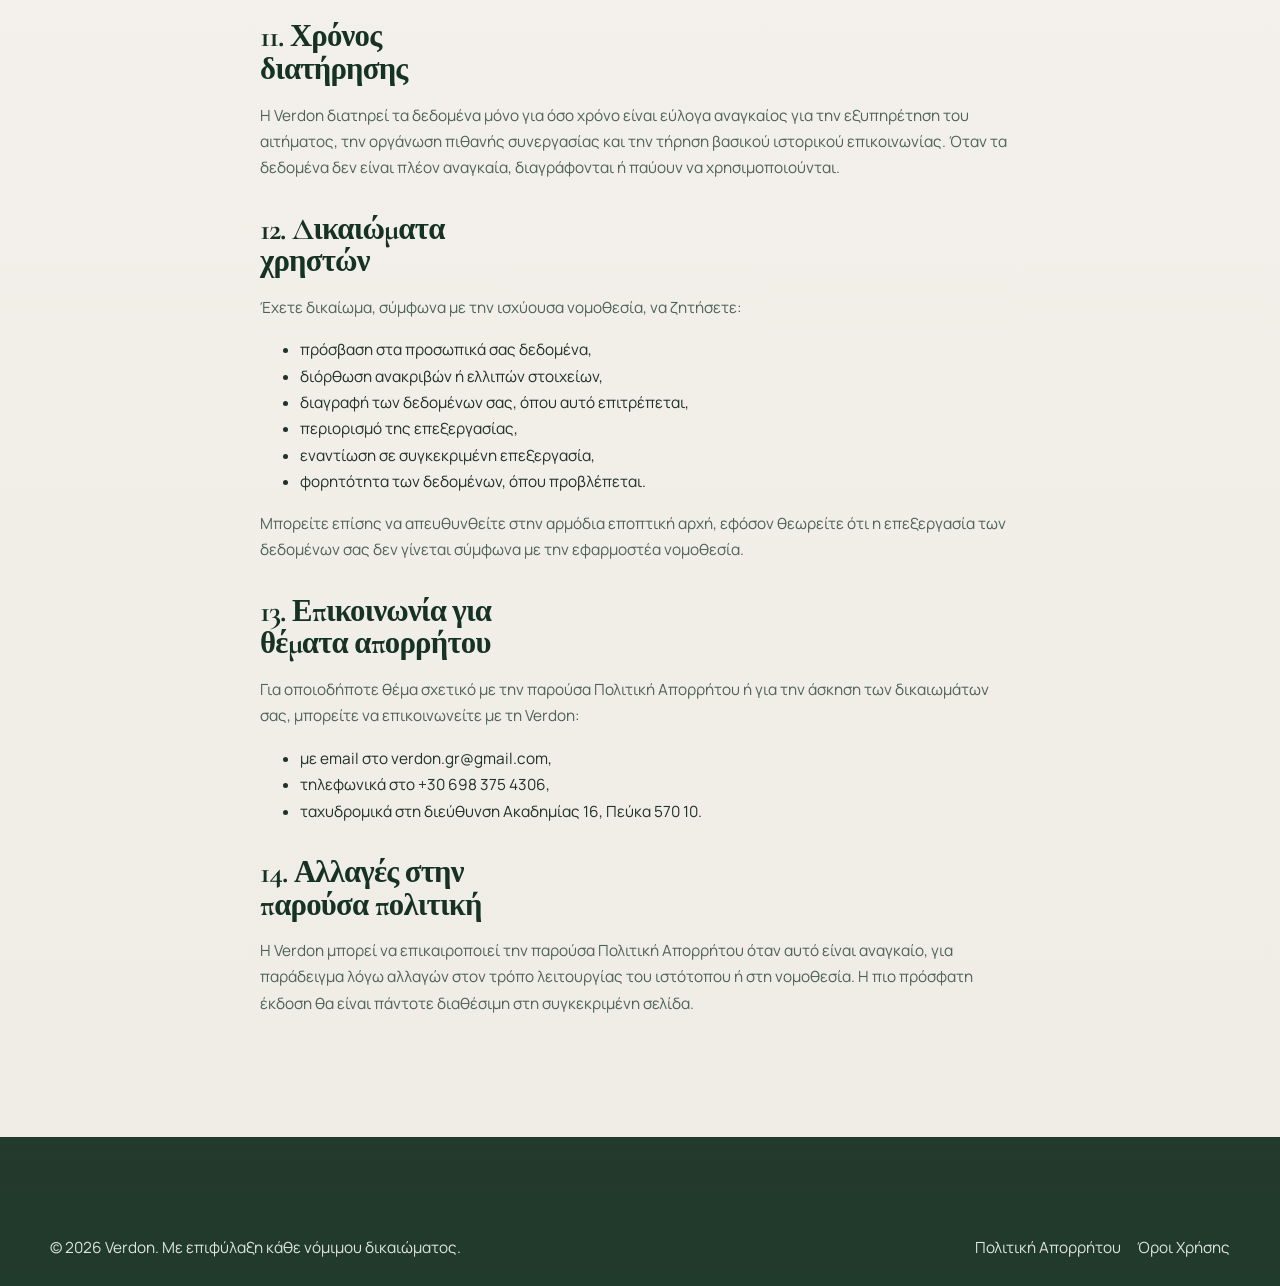
<file: privacy-policy.html>
<!DOCTYPE html>
<html lang="el">
  <head>
    <meta charset="UTF-8" />
    <meta name="viewport" content="width=device-width, initial-scale=1.0" />
    <title>Πολιτική Απορρήτου | Verdon</title>
    <meta
      name="description"
      content="Πολιτική Απορρήτου της Verdon σχετικά με τη χρήση του verdon.gr, τη φόρμα επικοινωνίας, τον AI βοηθό και τα cookies."
    />
    <meta name="theme-color" content="#234330" />
    <meta property="og:url" content="https://verdon.gr/privacy-policy.html" />
    <link rel="canonical" href="https://verdon.gr/privacy-policy.html" />
    <link rel="preconnect" href="https://fonts.googleapis.com" />
    <link rel="preconnect" href="https://fonts.gstatic.com" crossorigin />
    <link
      href="https://fonts.googleapis.com/css2?family=Manrope:wght@400;500;600;700;800&amp;family=Cormorant+Garamond:wght@500;600;700&amp;display=swap"
      rel="stylesheet"
    />
    <link rel="stylesheet" href="assets/css/styles.css" />
    <!-- Google tag (gtag.js) -->
    <script async src="https://www.googletagmanager.com/gtag/js?id=G-7ELP7T459E"></script>
    <script>
      window.dataLayer = window.dataLayer || [];
      function gtag(){dataLayer.push(arguments);}
      gtag('js', new Date());

      gtag('config', 'G-7ELP7T459E');
    </script>
  </head>
  <body>
    <a class="skip-link" href="#main-content">Μετάβαση στο περιεχόμενο</a>
    <header class="site-header" data-header>
      <div class="container nav-shell">
        <a class="brand" href="index.html" aria-label="Verdon αρχική">
          <span class="brand-mark">V</span>
          <span><strong>Verdon</strong><small>Η γη όπως της αξίζει</small></span>
        </a>
        <nav class="site-nav legal-nav">
          <a href="index.html">Αρχική</a>
          <a href="services.html">Υπηρεσίες</a>
          <a href="contact.html">Επικοινωνία</a>
        </nav>
      </div>
    </header>

    <main id="main-content">
      <section class="page-hero legal-page">
        <div class="container narrow reveal">
          <p class="eyebrow">Νομική Ενημέρωση</p>
          <h1>Πολιτική Απορρήτου</h1>
          <p class="lead">
            Η παρούσα Πολιτική Απορρήτου εξηγεί με απλό και σαφή τρόπο πώς η Verdon χειρίζεται
            προσωπικά δεδομένα μέσω του ιστότοπου verdon.gr και κατά την επικοινωνία με τους χρήστες.
          </p>
        </div>
      </section>

      <section class="section">
        <div class="container narrow legal-copy reveal">
          <h2>1. Εισαγωγή</h2>
          <p>
            Η Verdon σέβεται το απόρρητο των επισκεπτών και των πελατών της. Στόχος της παρούσας
            πολιτικής είναι να περιγράψει ποια δεδομένα ενδέχεται να συλλέγονται, για ποιους λόγους
            χρησιμοποιούνται και ποια δικαιώματα έχουν οι χρήστες σύμφωνα με την ισχύουσα νομοθεσία.
          </p>

          <h2>2. Ποιος είναι υπεύθυνος για τα δεδομένα</h2>
          <p>
            Υπεύθυνος επεξεργασίας για τον ιστότοπο verdon.gr είναι η <strong>Verdon</strong>,
            <strong>ατομική επιχείρηση</strong>, με έδρα στην οδό <strong>Ακαδημίας 16, Πεύκα 570 10</strong>.
          </p>
          <p>
            Για ζητήματα που αφορούν την επεξεργασία προσωπικών δεδομένων μπορείτε να επικοινωνείτε
            στο <a href="mailto:verdon.gr@gmail.com">verdon.gr@gmail.com</a> ή στο
            <a href="tel:+306983754306">+30 698 375 4306</a>.
          </p>

          <h2>3. Ποια δεδομένα συλλέγονται</h2>
          <p>Ανάλογα με τον τρόπο επικοινωνίας σας με τη Verdon, ενδέχεται να συλλέγονται:</p>
          <ul>
            <li>στοιχεία επικοινωνίας, όπως ονοματεπώνυμο, τηλέφωνο και email,</li>
            <li>το περιεχόμενο του μηνύματος ή του αιτήματός σας,</li>
            <li>πληροφορίες που επιλέγετε εσείς να δώσετε για τον χώρο ή την ανάγκη σας,</li>
            <li>τεχνικά δεδομένα που είναι απαραίτητα για τη βασική λειτουργία του ιστότοπου, όπως ορισμένα cookies λειτουργικότητας.</li>
          </ul>

          <h2>4. Πώς συλλέγονται</h2>
          <p>Τα δεδομένα συλλέγονται κυρίως:</p>
          <ul>
            <li>όταν συμπληρώνετε τη φόρμα επικοινωνίας,</li>
            <li>όταν χρησιμοποιείτε τον AI βοηθό / συνομιλία στον ιστότοπο,</li>
            <li>όταν επιλέγετε να επικοινωνήσετε μέσω τηλεφώνου ή WhatsApp,</li>
            <li>μέσω βασικών τεχνικών μηχανισμών που βοηθούν τον ιστότοπο να λειτουργεί σωστά.</li>
          </ul>

          <h2>5. Σκοποί επεξεργασίας</h2>
          <p>Η Verdon επεξεργάζεται τα παραπάνω δεδομένα μόνο για εύλογους και σχετικούς σκοπούς, όπως:</p>
          <ul>
            <li>για να απαντήσει σε αίτημα επικοινωνίας ή ενδιαφέροντος για υπηρεσίες,</li>
            <li>για να παρέχει αρχική καθοδήγηση σχετικά με τις υπηρεσίες της,</li>
            <li>για να οργανώσει επόμενη επικοινωνία ή πιθανή προσφορά,</li>
            <li>για να διατηρεί βασικό ιστορικό επικοινωνίας, όπου αυτό είναι αναγκαίο για την εξυπηρέτησή σας,</li>
            <li>για την ασφαλή και ομαλή λειτουργία του ιστότοπου.</li>
          </ul>

          <h2>6. Νομική βάση επεξεργασίας</h2>
          <p>Η επεξεργασία πραγματοποιείται, κατά περίπτωση:</p>
          <ul>
            <li>στο πλαίσιο λήψης μέτρων πριν από ενδεχόμενη συνεργασία ή κατόπιν αιτήματός σας,</li>
            <li>βάσει του έννομου συμφέροντος της Verdon να διαχειρίζεται υπεύθυνα την επικοινωνία της και να λειτουργεί τον ιστότοπο,</li>
            <li>ή, όπου απαιτείται, βάσει της συγκατάθεσής σας.</li>
          </ul>

          <h2>7. Φόρμα επικοινωνίας</h2>
          <p>
            Όταν συμπληρώνετε τη φόρμα επικοινωνίας, η Verdon λαμβάνει τα στοιχεία που καταχωρείτε,
            όπως ονοματεπώνυμο, τηλέφωνο, email και οποιαδήποτε επιπλέον πληροφορία επιλέξετε να
            αναφέρετε στο μήνυμά σας. Τα στοιχεία αυτά χρησιμοποιούνται αποκλειστικά για να
            επικοινωνήσει μαζί σας σχετικά με το αίτημά σας.
          </p>

          <h2>8. AI βοηθός / συνομιλία στο site</h2>
          <p>
            Ο βοηθός του site χρησιμοποιείται για καθοδήγηση, βασική ενημέρωση και διευκόλυνση της
            επικοινωνίας. Μέσα από τη συνομιλία μπορεί να αποθηκευτούν στοιχεία που καταχωρείτε εσείς,
            όπως βασικές πληροφορίες για την ανάγκη σας ή στοιχεία επικοινωνίας, ώστε να υποστηριχθεί
            η συνέχεια της επικοινωνίας.
          </p>
          <p>
            Τυχόν ενδεικτικές εκτιμήσεις ή εύρη τιμών που εμφανίζονται μέσω του βοηθού έχουν
            <strong>ενημερωτικό και μη δεσμευτικό χαρακτήρα</strong>. Η τελική εκτίμηση ή προσφορά
            εξαρτάται από τις πραγματικές ανάγκες του χώρου, την επικοινωνία με τη Verdon και,
            όπου χρειάζεται, από φωτογραφίες ή επιτόπια επίσκεψη.
          </p>

          <h2>9. WhatsApp επικοινωνία</h2>
          <p>
            Ο ιστότοπος περιλαμβάνει σύνδεσμο προς WhatsApp για άμεση επικοινωνία. Αν επιλέξετε να
            συνεχίσετε μέσω WhatsApp, η επικοινωνία σας διέπεται και από τους όρους και την πολιτική
            απορρήτου της αντίστοιχης υπηρεσίας. Η Verdon δεν ελέγχει τον τρόπο λειτουργίας της
            συγκεκριμένης πλατφόρμας.
          </p>

          <h2>10. Cookies</h2>
          <p>
            Ο ιστότοπος χρησιμοποιεί απλά cookies ή παρόμοιους τεχνικούς μηχανισμούς που είναι
            αναγκαίοι για βασικές λειτουργίες, όπως η ομαλή εμπειρία χρήσης και ορισμένες τοπικές
            ρυθμίσεις του βοηθού επικοινωνίας. Κατά τον χρόνο σύνταξης της παρούσας πολιτικής,
            ο ιστότοπος δεν χρησιμοποιεί Google Analytics, Meta Pixel ή άλλα εργαλεία ανάλυσης
            και διαφημιστικής παρακολούθησης.
          </p>
          <p>
            Εφόσον στο μέλλον προστεθούν cookies στατιστικής ή εμπορικής προώθησης, η παρούσα
            πολιτική θα ενημερωθεί αναλόγως.
          </p>

          <h2>11. Χρόνος διατήρησης</h2>
          <p>
            Η Verdon διατηρεί τα δεδομένα μόνο για όσο χρόνο είναι εύλογα αναγκαίος για την
            εξυπηρέτηση του αιτήματος, την οργάνωση πιθανής συνεργασίας και την τήρηση βασικού
            ιστορικού επικοινωνίας. Όταν τα δεδομένα δεν είναι πλέον αναγκαία, διαγράφονται ή
            παύουν να χρησιμοποιούνται.
          </p>

          <h2>12. Δικαιώματα χρηστών</h2>
          <p>Έχετε δικαίωμα, σύμφωνα με την ισχύουσα νομοθεσία, να ζητήσετε:</p>
          <ul>
            <li>πρόσβαση στα προσωπικά σας δεδομένα,</li>
            <li>διόρθωση ανακριβών ή ελλιπών στοιχείων,</li>
            <li>διαγραφή των δεδομένων σας, όπου αυτό επιτρέπεται,</li>
            <li>περιορισμό της επεξεργασίας,</li>
            <li>εναντίωση σε συγκεκριμένη επεξεργασία,</li>
            <li>φορητότητα των δεδομένων, όπου προβλέπεται.</li>
          </ul>
          <p>
            Μπορείτε επίσης να απευθυνθείτε στην αρμόδια εποπτική αρχή, εφόσον θεωρείτε ότι η
            επεξεργασία των δεδομένων σας δεν γίνεται σύμφωνα με την εφαρμοστέα νομοθεσία.
          </p>

          <h2>13. Επικοινωνία για θέματα απορρήτου</h2>
          <p>
            Για οποιοδήποτε θέμα σχετικό με την παρούσα Πολιτική Απορρήτου ή για την άσκηση των
            δικαιωμάτων σας, μπορείτε να επικοινωνείτε με τη Verdon:
          </p>
          <ul>
            <li>με email στο <a href="mailto:verdon.gr@gmail.com">verdon.gr@gmail.com</a>,</li>
            <li>τηλεφωνικά στο <a href="tel:+306983754306">+30 698 375 4306</a>,</li>
            <li>ταχυδρομικά στη διεύθυνση Ακαδημίας 16, Πεύκα 570 10.</li>
          </ul>

          <h2>14. Αλλαγές στην παρούσα πολιτική</h2>
          <p>
            Η Verdon μπορεί να επικαιροποιεί την παρούσα Πολιτική Απορρήτου όταν αυτό είναι αναγκαίο,
            για παράδειγμα λόγω αλλαγών στον τρόπο λειτουργίας του ιστότοπου ή στη νομοθεσία.
            Η πιο πρόσφατη έκδοση θα είναι πάντοτε διαθέσιμη στη συγκεκριμένη σελίδα.
          </p>
        </div>
      </section>
    </main>

    <footer class="site-footer">
      <div class="container footer-bottom">
        <p>&copy; 2026 Verdon. Με επιφύλαξη κάθε νόμιμου δικαιώματος.</p>
        <div class="footer-legal">
          <a href="privacy-policy.html">Πολιτική Απορρήτου</a>
          <a href="terms-of-use.html">Όροι Χρήσης</a>
        </div>
      </div>
    </footer>

    <script src="assets/js/main.js"></script>
  </body>
</html>
</file>
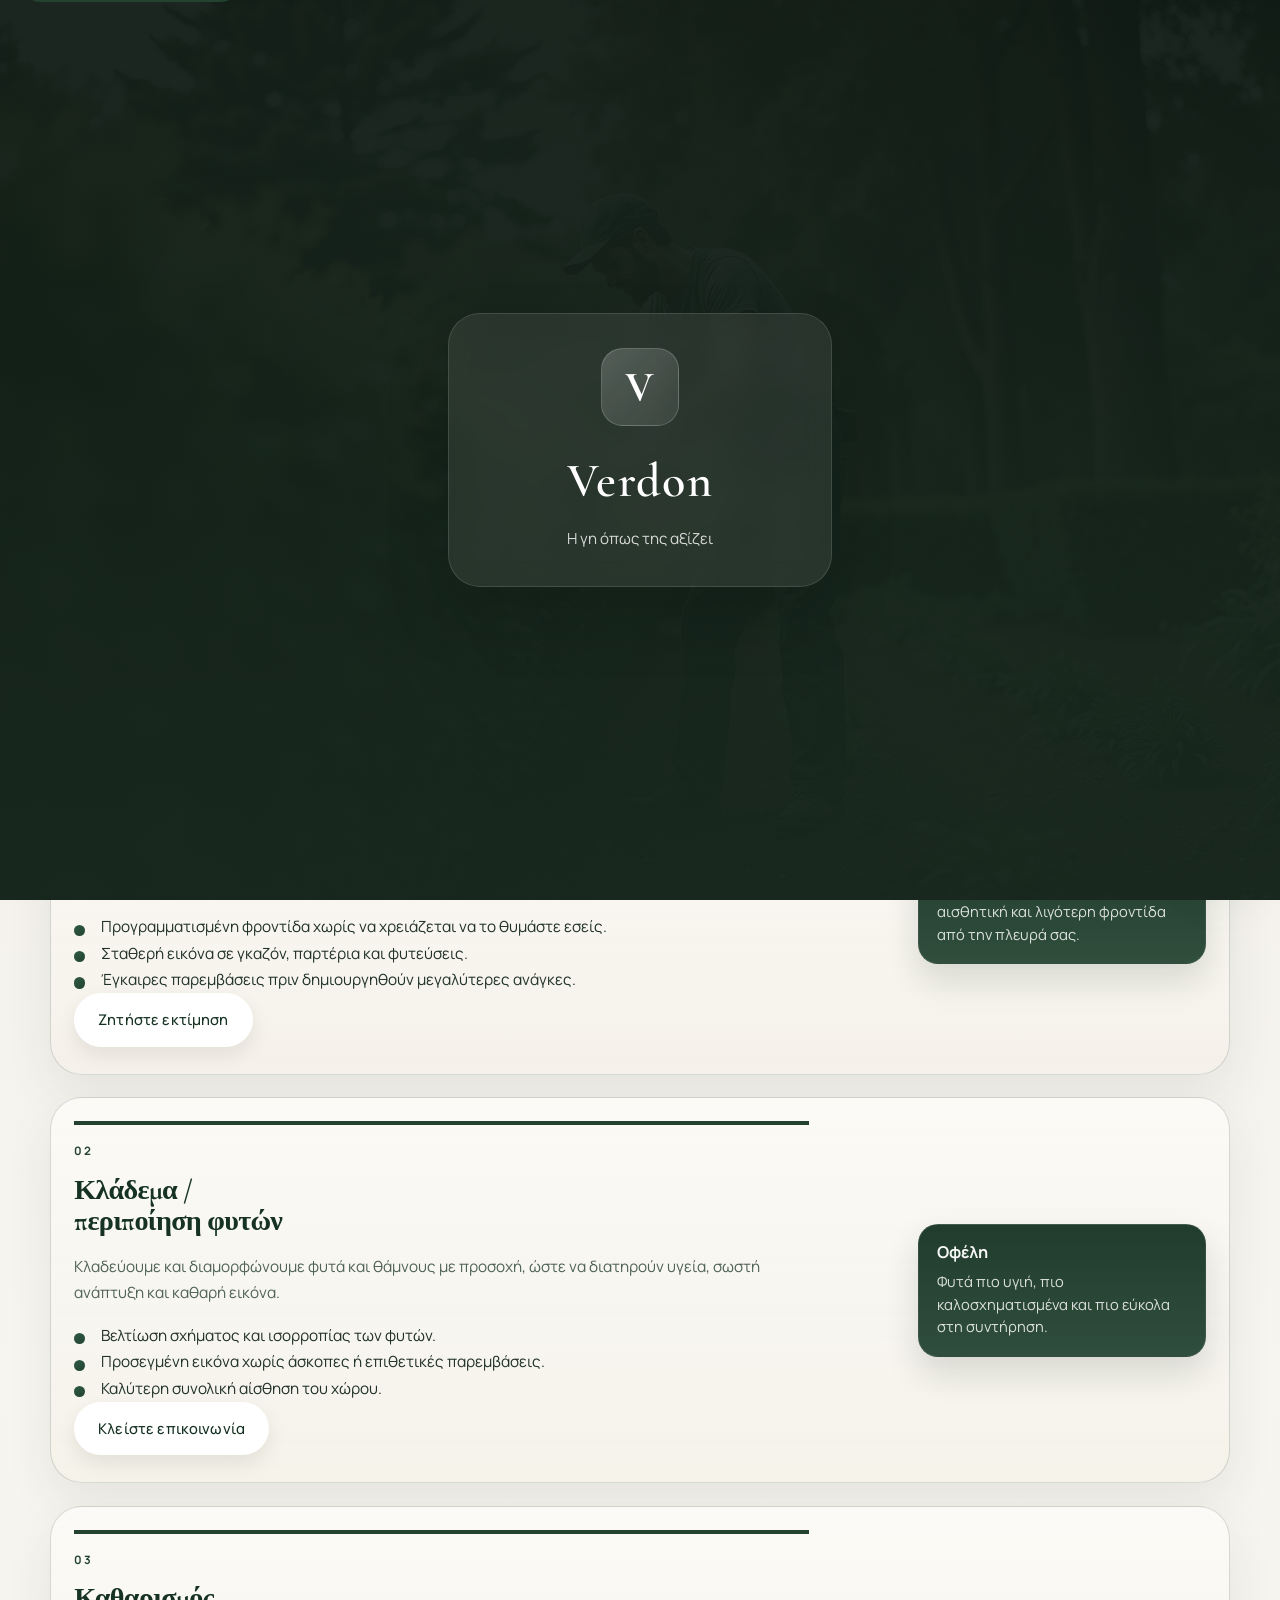
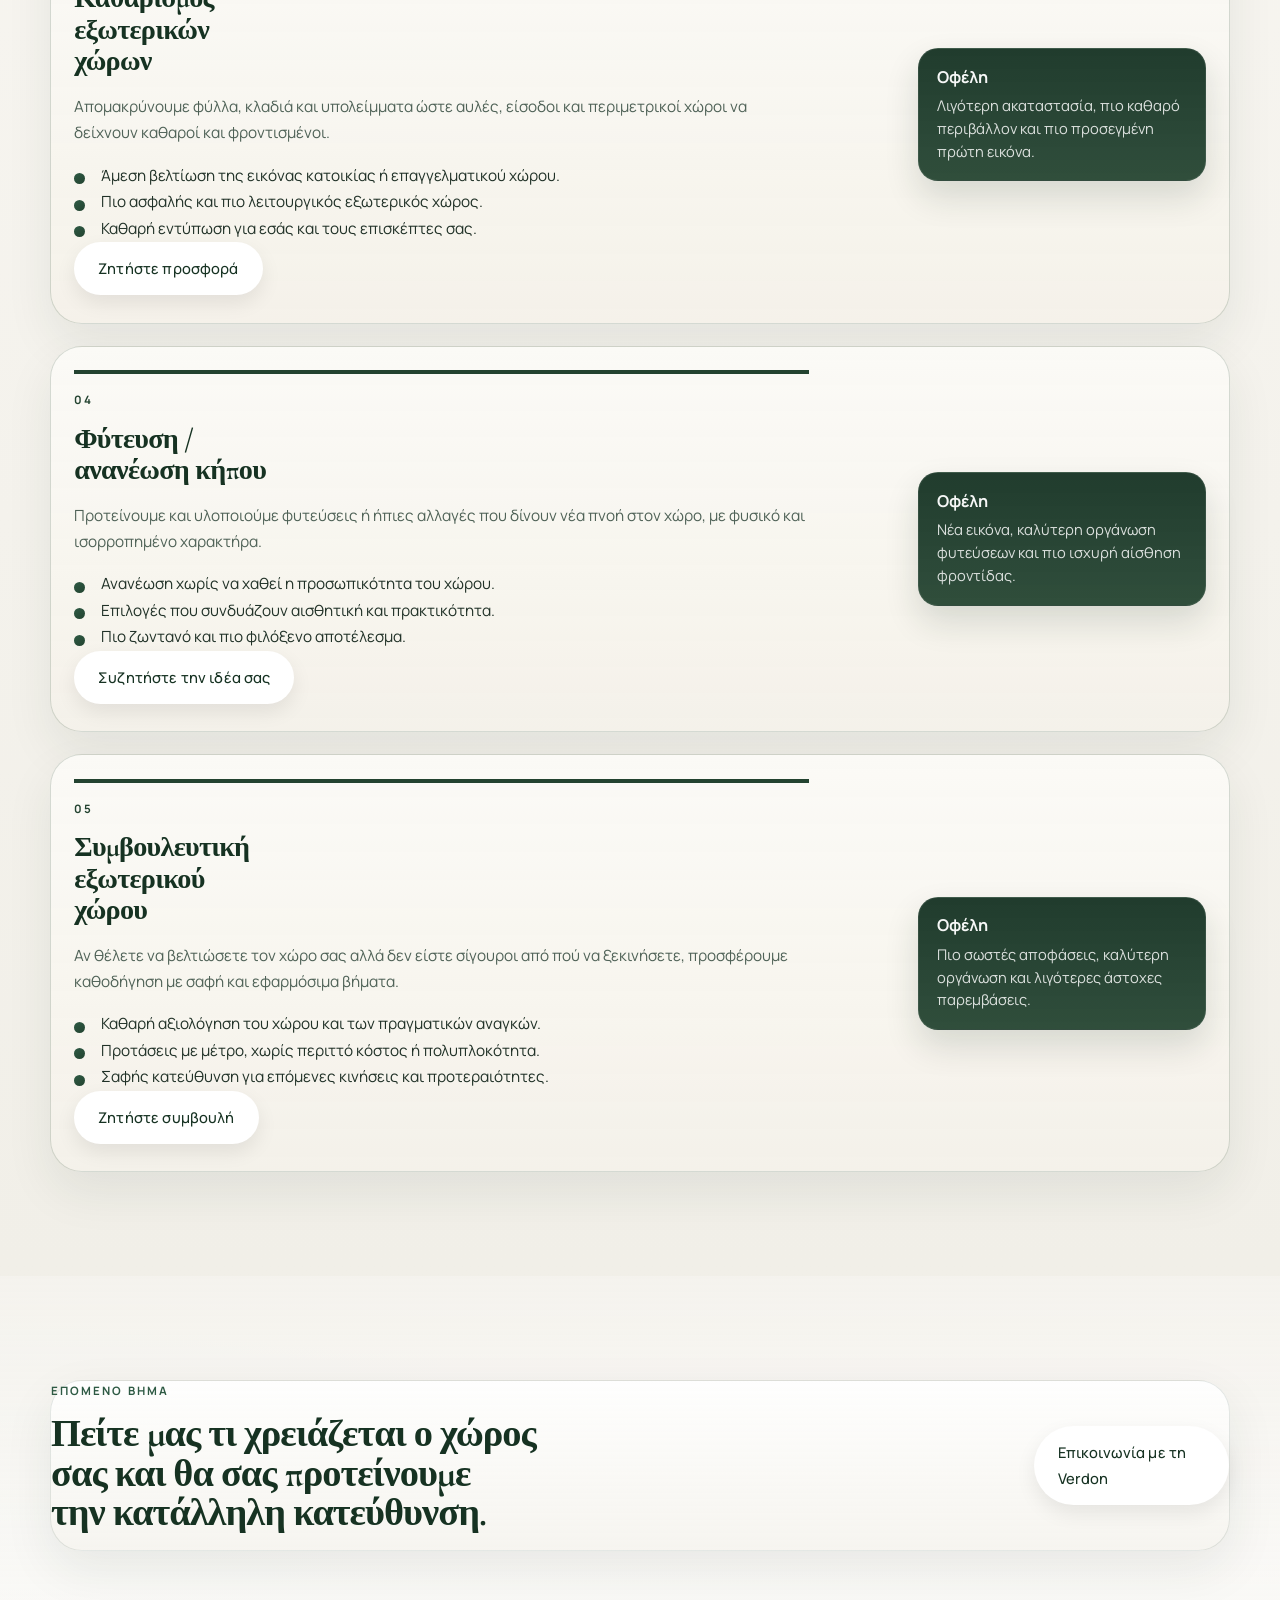
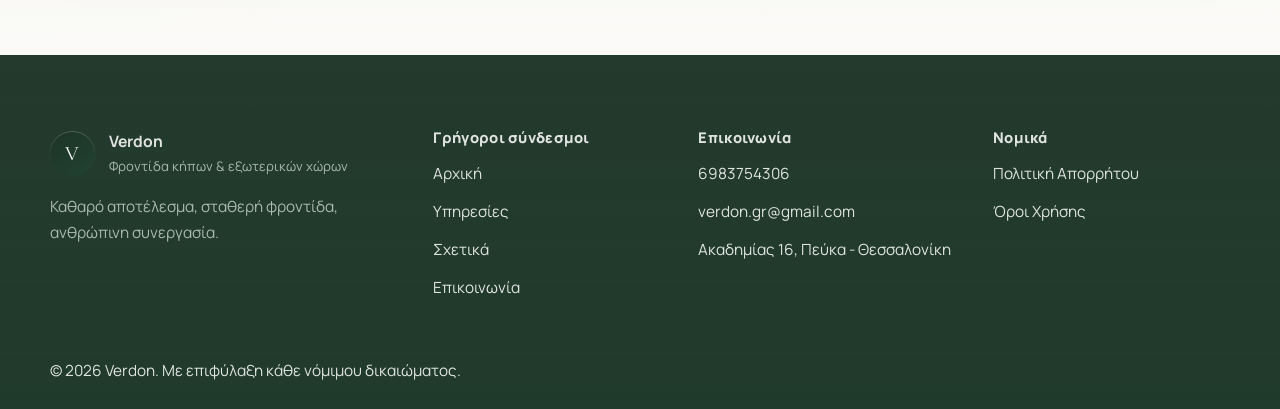
<file: services.html>
<!DOCTYPE html>
<html lang="el">
  <head>
    <meta charset="UTF-8" />
    <meta name="viewport" content="width=device-width, initial-scale=1.0" />
    <title>Υπηρεσίες Verdon | Συντήρηση Κήπου, Κλάδεμα &amp; Καθαρισμός</title>
    <meta
      name="description"
      content="Δείτε τις υπηρεσίες της Verdon για συντήρηση κήπου, κλάδεμα, καθαρισμό εξωτερικών χώρων, φύτευση και συμβουλευτική στη Θεσσαλονίκη."
    />
    <meta name="theme-color" content="#234330" />
    <meta property="og:url" content="https://verdon.gr/services.html" />
    <link rel="canonical" href="https://verdon.gr/services.html" />
    <link rel="preconnect" href="https://fonts.googleapis.com" />
    <link rel="preconnect" href="https://fonts.gstatic.com" crossorigin />
    <link
      href="https://fonts.googleapis.com/css2?family=Manrope:wght@400;500;600;700;800&amp;family=Cormorant+Garamond:wght@500;600;700&amp;display=swap"
      rel="stylesheet"
    />
    <link rel="stylesheet" href="assets/css/styles.css" />
    <!-- Google tag (gtag.js) -->
    <script async src="https://www.googletagmanager.com/gtag/js?id=G-7ELP7T459E"></script>
    <script>
      window.dataLayer = window.dataLayer || [];
      function gtag(){dataLayer.push(arguments);}
      gtag('js', new Date());

      gtag('config', 'G-7ELP7T459E');
    </script>
  </head>
  <body class="services-page">
    <a class="skip-link" href="#main-content">Μετάβαση στο περιεχόμενο</a>
    <header class="site-header" data-header>
      <div class="container nav-shell">
        <a class="brand" href="index.html" aria-label="Verdon αρχική">
          <span class="brand-mark">V</span>
          <span>
            <strong>Verdon</strong>
            <small>Η γη όπως της αξίζει</small>
          </span>
        </a>
        <button class="menu-toggle" type="button" aria-expanded="false" aria-controls="site-navigation" data-menu-toggle>
          <span></span><span></span><span></span><span class="sr-only">Άνοιγμα μενού</span>
        </button>
        <nav class="site-nav" id="site-navigation" data-nav>
          <a href="index.html">Αρχική</a>
          <a class="is-active" href="services.html">Υπηρεσίες</a>
          <a href="about.html">Σχετικά με εμάς</a>
          <a href="contact.html">Επικοινωνία</a>
          <a class="button button-small button-primary" href="contact.html#contact-form">Ζητήστε προσφορά</a>
        </nav>
      </div>
    </header>

    <main id="main-content">
      <section class="page-hero">
        <div class="container narrow reveal">
          <p class="eyebrow">Υπηρεσίες</p>
          <h1>Λύσεις για έναν εξωτερικό χώρο καθαρό, υγιή και προσεγμένο όλο τον χρόνο</h1>
          <p class="lead">
            Η Verdon προσφέρει υπηρεσίες που προσαρμόζονται στις πραγματικές ανάγκες κάθε χώρου, με έμφαση στη σταθερή εικόνα, την πρακτικότητα και τη φροντίδα της φύσης.
          </p>
        </div>
      </section>

      <section class="section">
        <div class="container services-list">
          <article class="service-detail reveal" id="service-maintenance">
            <div class="service-text">
              <p class="eyebrow">01</p>
              <h2>Συντήρηση κήπου</h2>
              <p>
                Αναλαμβάνουμε τακτικές εργασίες που κρατούν τον κήπο καθαρό, ισορροπημένο και ευχάριστο στην καθημερινή χρήση.
              </p>
              <ul class="check-list">
                <li>Προγραμματισμένη φροντίδα χωρίς να χρειάζεται να το θυμάστε εσείς.</li>
                <li>Σταθερή εικόνα σε γκαζόν, παρτέρια και φυτεύσεις.</li>
                <li>Έγκαιρες παρεμβάσεις πριν δημιουργηθούν μεγαλύτερες ανάγκες.</li>
              </ul>
              <a class="button button-primary" href="contact.html#contact-form">Ζητήστε εκτίμηση</a>
            </div>
            <div class="service-benefits">
              <h3>Οφέλη</h3>
              <p>Περισσότερη τάξη, καλύτερη αισθητική και λιγότερη φροντίδα από την πλευρά σας.</p>
            </div>
          </article>

          <article class="service-detail reveal" id="service-pruning">
            <div class="service-text">
              <p class="eyebrow">02</p>
              <h2>Κλάδεμα / περιποίηση φυτών</h2>
              <p>
                Κλαδεύουμε και διαμορφώνουμε φυτά και θάμνους με προσοχή, ώστε να διατηρούν υγεία, σωστή ανάπτυξη και καθαρή εικόνα.
              </p>
              <ul class="check-list">
                <li>Βελτίωση σχήματος και ισορροπίας των φυτών.</li>
                <li>Προσεγμένη εικόνα χωρίς άσκοπες ή επιθετικές παρεμβάσεις.</li>
                <li>Καλύτερη συνολική αίσθηση του χώρου.</li>
              </ul>
              <a class="button button-primary" href="contact.html#contact-form">Κλείστε επικοινωνία</a>
            </div>
            <div class="service-benefits">
              <h3>Οφέλη</h3>
              <p>Φυτά πιο υγιή, πιο καλοσχηματισμένα και πιο εύκολα στη συντήρηση.</p>
            </div>
          </article>

          <article class="service-detail reveal" id="service-cleaning">
            <div class="service-text">
              <p class="eyebrow">03</p>
              <h2>Καθαρισμός εξωτερικών χώρων</h2>
              <p>
                Απομακρύνουμε φύλλα, κλαδιά και υπολείμματα ώστε αυλές, είσοδοι και περιμετρικοί χώροι να δείχνουν καθαροί και φροντισμένοι.
              </p>
              <ul class="check-list">
                <li>Άμεση βελτίωση της εικόνας κατοικίας ή επαγγελματικού χώρου.</li>
                <li>Πιο ασφαλής και πιο λειτουργικός εξωτερικός χώρος.</li>
                <li>Καθαρή εντύπωση για εσάς και τους επισκέπτες σας.</li>
              </ul>
              <a class="button button-primary" href="contact.html#contact-form">Ζητήστε προσφορά</a>
            </div>
            <div class="service-benefits">
              <h3>Οφέλη</h3>
              <p>Λιγότερη ακαταστασία, πιο καθαρό περιβάλλον και πιο προσεγμένη πρώτη εικόνα.</p>
            </div>
          </article>

          <article class="service-detail reveal" id="service-planting">
            <div class="service-text">
              <p class="eyebrow">04</p>
              <h2>Φύτευση / ανανέωση κήπου</h2>
              <p>
                Προτείνουμε και υλοποιούμε φυτεύσεις ή ήπιες αλλαγές που δίνουν νέα πνοή στον χώρο, με φυσικό και ισορροπημένο χαρακτήρα.
              </p>
              <ul class="check-list">
                <li>Ανανέωση χωρίς να χαθεί η προσωπικότητα του χώρου.</li>
                <li>Επιλογές που συνδυάζουν αισθητική και πρακτικότητα.</li>
                <li>Πιο ζωντανό και πιο φιλόξενο αποτέλεσμα.</li>
              </ul>
              <a class="button button-primary" href="contact.html#contact-form">Συζητήστε την ιδέα σας</a>
            </div>
            <div class="service-benefits">
              <h3>Οφέλη</h3>
              <p>Νέα εικόνα, καλύτερη οργάνωση φυτεύσεων και πιο ισχυρή αίσθηση φροντίδας.</p>
            </div>
          </article>

          <article class="service-detail reveal" id="service-consulting">
            <div class="service-text">
              <p class="eyebrow">05</p>
              <h2>Συμβουλευτική εξωτερικού χώρου</h2>
              <p>
                Αν θέλετε να βελτιώσετε τον χώρο σας αλλά δεν είστε σίγουροι από πού να ξεκινήσετε, προσφέρουμε καθοδήγηση με σαφή και εφαρμόσιμα βήματα.
              </p>
              <ul class="check-list">
                <li>Καθαρή αξιολόγηση του χώρου και των πραγματικών αναγκών.</li>
                <li>Προτάσεις με μέτρο, χωρίς περιττό κόστος ή πολυπλοκότητα.</li>
                <li>Σαφής κατεύθυνση για επόμενες κινήσεις και προτεραιότητες.</li>
              </ul>
              <a class="button button-primary" href="contact.html#contact-form">Ζητήστε συμβουλή</a>
            </div>
            <div class="service-benefits">
              <h3>Οφέλη</h3>
              <p>Πιο σωστές αποφάσεις, καλύτερη οργάνωση και λιγότερες άστοχες παρεμβάσεις.</p>
            </div>
          </article>
        </div>
      </section>

      <section class="section section-soft">
        <div class="container cta-panel reveal">
          <div>
            <p class="eyebrow">Επόμενο βήμα</p>
            <h2>Πείτε μας τι χρειάζεται ο χώρος σας και θα σας προτείνουμε την κατάλληλη κατεύθυνση.</h2>
          </div>
          <a class="button button-primary" href="contact.html#contact-form">Επικοινωνία με τη Verdon</a>
        </div>
      </section>
    </main>

    <footer class="site-footer">
      <div class="container footer-grid">
        <div>
          <a class="brand footer-brand" href="index.html">
            <span class="brand-mark">V</span>
            <span>
              <strong>Verdon</strong>
              <small>Φροντίδα κήπων &amp; εξωτερικών χώρων</small>
            </span>
          </a>
          <p class="footer-tagline">Καθαρό αποτέλεσμα, σταθερή φροντίδα, ανθρώπινη συνεργασία.</p>
        </div>
        <div>
          <h3>Γρήγοροι σύνδεσμοι</h3>
          <ul class="footer-links">
            <li><a href="index.html">Αρχική</a></li>
            <li><a href="services.html">Υπηρεσίες</a></li>
            <li><a href="about.html">Σχετικά</a></li>
            <li><a href="contact.html">Επικοινωνία</a></li>
          </ul>
        </div>
        <div>
          <h3>Επικοινωνία</h3>
          <ul class="footer-links">
            <li><a href="tel:6983754306">6983754306</a></li>
            <li><a href="mailto:verdon.gr@gmail.com">verdon.gr@gmail.com</a></li>
            <li>Ακαδημίας 16, Πεύκα - Θεσσαλονίκη</li>
          </ul>
        </div>
        <div>
          <h3>Νομικά</h3>
          <ul class="footer-links">
            <li><a href="privacy-policy.html">Πολιτική Απορρήτου</a></li>
            <li><a href="terms-of-use.html">Όροι Χρήσης</a></li>
          </ul>
        </div>
      </div>
      <div class="container footer-bottom">
        <p>&copy; 2026 Verdon. Με επιφύλαξη κάθε νόμιμου δικαιώματος.</p>
      </div>
    </footer>

    <script src="assets/js/main.js"></script>
  </body>
</html>
</file>
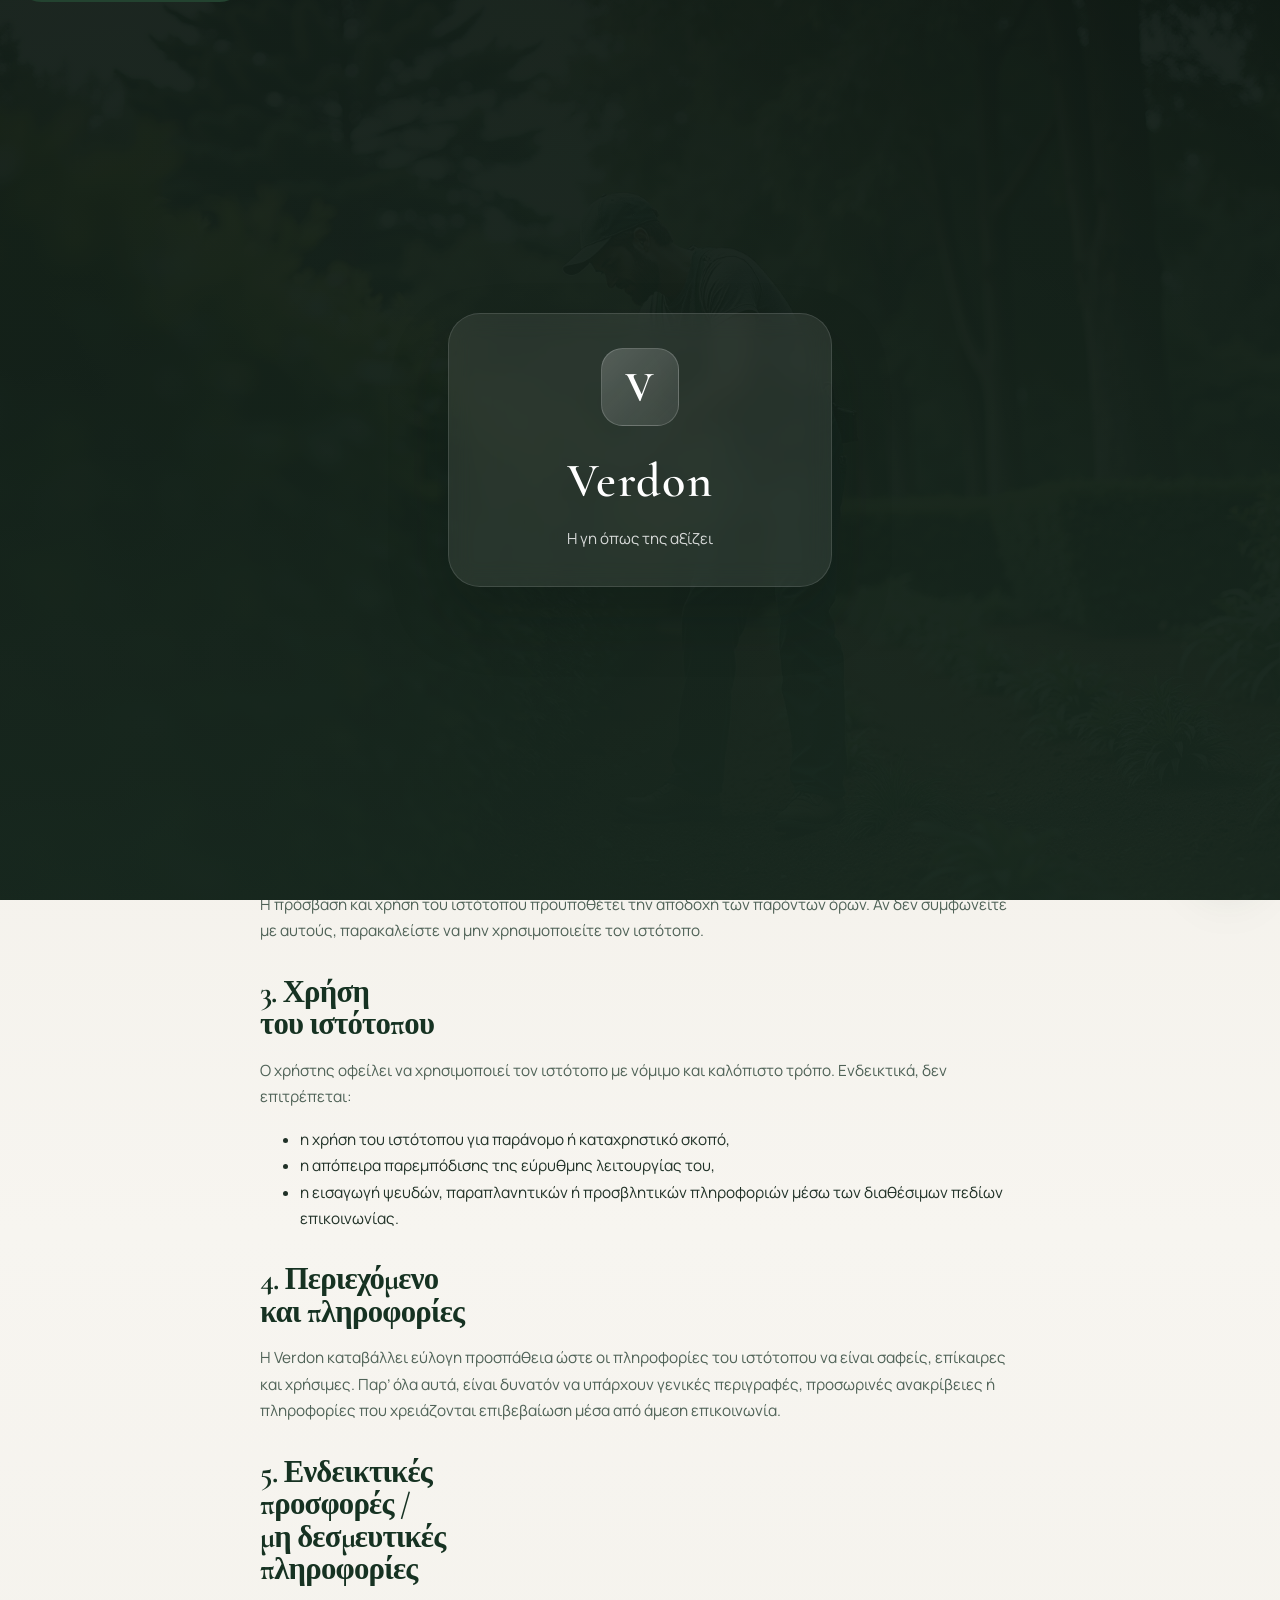
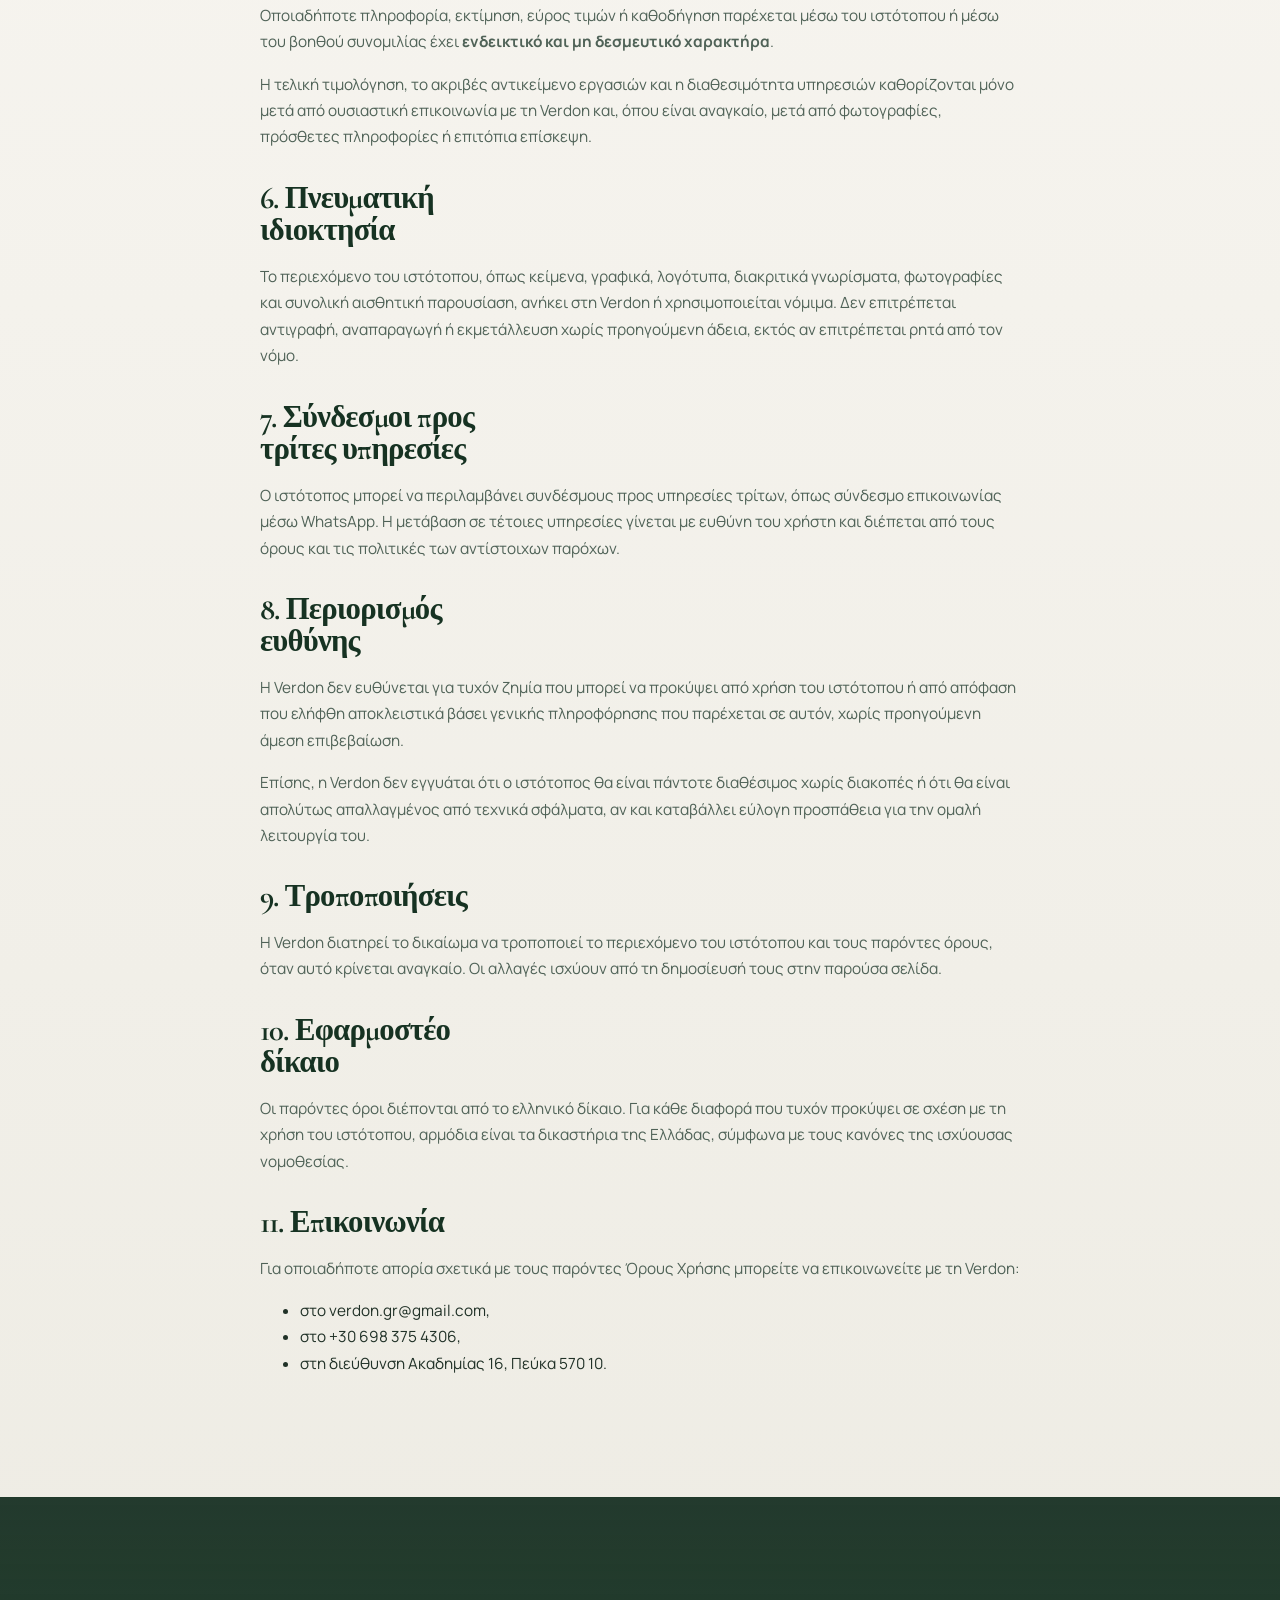
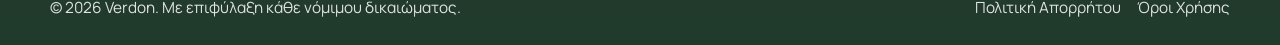
<file: terms-of-use.html>
<!DOCTYPE html>
<html lang="el">
  <head>
    <meta charset="UTF-8" />
    <meta name="viewport" content="width=device-width, initial-scale=1.0" />
    <title>Όροι Χρήσης | Verdon</title>
    <meta
      name="description"
      content="Όροι Χρήσης του verdon.gr σχετικά με τη χρήση του ιστότοπου, τις πληροφορίες των υπηρεσιών και τις ενδεικτικές εκτιμήσεις."
    />
    <meta name="theme-color" content="#234330" />
    <meta property="og:url" content="https://verdon.gr/terms-of-use.html" />
    <link rel="canonical" href="https://verdon.gr/terms-of-use.html" />
    <link rel="preconnect" href="https://fonts.googleapis.com" />
    <link rel="preconnect" href="https://fonts.gstatic.com" crossorigin />
    <link
      href="https://fonts.googleapis.com/css2?family=Manrope:wght@400;500;600;700;800&amp;family=Cormorant+Garamond:wght@500;600;700&amp;display=swap"
      rel="stylesheet"
    />
    <link rel="stylesheet" href="assets/css/styles.css" />
    <!-- Google tag (gtag.js) -->
    <script async src="https://www.googletagmanager.com/gtag/js?id=G-7ELP7T459E"></script>
    <script>
      window.dataLayer = window.dataLayer || [];
      function gtag(){dataLayer.push(arguments);}
      gtag('js', new Date());

      gtag('config', 'G-7ELP7T459E');
    </script>
  </head>
  <body>
    <a class="skip-link" href="#main-content">Μετάβαση στο περιεχόμενο</a>
    <header class="site-header" data-header>
      <div class="container nav-shell">
        <a class="brand" href="index.html" aria-label="Verdon αρχική">
          <span class="brand-mark">V</span>
          <span><strong>Verdon</strong><small>Η γη όπως της αξίζει</small></span>
        </a>
        <nav class="site-nav legal-nav">
          <a href="index.html">Αρχική</a>
          <a href="services.html">Υπηρεσίες</a>
          <a href="contact.html">Επικοινωνία</a>
        </nav>
      </div>
    </header>

    <main id="main-content">
      <section class="page-hero legal-page">
        <div class="container narrow reveal">
          <p class="eyebrow">Νομική Ενημέρωση</p>
          <h1>Όροι Χρήσης</h1>
          <p class="lead">
            Οι παρόντες Όροι Χρήσης ρυθμίζουν την πρόσβαση και χρήση του ιστότοπου verdon.gr και των
            πληροφοριών που παρέχονται μέσω αυτού από τη Verdon.
          </p>
        </div>
      </section>

      <section class="section">
        <div class="container narrow legal-copy reveal">
          <h2>1. Αντικείμενο</h2>
          <p>
            Ο ιστότοπος verdon.gr παρουσιάζει πληροφορίες σχετικά με τη Verdon, τις υπηρεσίες της
            και τους διαθέσιμους τρόπους επικοινωνίας. Το περιεχόμενο έχει ενημερωτικό χαρακτήρα και
            σκοπό να διευκολύνει την πρώτη επαφή με τον χρήστη.
          </p>

          <h2>2. Αποδοχή των όρων</h2>
          <p>
            Η πρόσβαση και χρήση του ιστότοπου προϋποθέτει την αποδοχή των παρόντων όρων. Αν δεν
            συμφωνείτε με αυτούς, παρακαλείστε να μην χρησιμοποιείτε τον ιστότοπο.
          </p>

          <h2>3. Χρήση του ιστότοπου</h2>
          <p>Ο χρήστης οφείλει να χρησιμοποιεί τον ιστότοπο με νόμιμο και καλόπιστο τρόπο. Ενδεικτικά, δεν επιτρέπεται:</p>
          <ul>
            <li>η χρήση του ιστότοπου για παράνομο ή καταχρηστικό σκοπό,</li>
            <li>η απόπειρα παρεμπόδισης της εύρυθμης λειτουργίας του,</li>
            <li>η εισαγωγή ψευδών, παραπλανητικών ή προσβλητικών πληροφοριών μέσω των διαθέσιμων πεδίων επικοινωνίας.</li>
          </ul>

          <h2>4. Περιεχόμενο και πληροφορίες</h2>
          <p>
            Η Verdon καταβάλλει εύλογη προσπάθεια ώστε οι πληροφορίες του ιστότοπου να είναι σαφείς,
            επίκαιρες και χρήσιμες. Παρ’ όλα αυτά, είναι δυνατόν να υπάρχουν γενικές περιγραφές,
            προσωρινές ανακρίβειες ή πληροφορίες που χρειάζονται επιβεβαίωση μέσα από άμεση επικοινωνία.
          </p>

          <h2>5. Ενδεικτικές προσφορές / μη δεσμευτικές πληροφορίες</h2>
          <p>
            Οποιαδήποτε πληροφορία, εκτίμηση, εύρος τιμών ή καθοδήγηση παρέχεται μέσω του ιστότοπου
            ή μέσω του βοηθού συνομιλίας έχει <strong>ενδεικτικό και μη δεσμευτικό χαρακτήρα</strong>.
          </p>
          <p>
            Η τελική τιμολόγηση, το ακριβές αντικείμενο εργασιών και η διαθεσιμότητα υπηρεσιών
            καθορίζονται μόνο μετά από ουσιαστική επικοινωνία με τη Verdon και, όπου είναι αναγκαίο,
            μετά από φωτογραφίες, πρόσθετες πληροφορίες ή επιτόπια επίσκεψη.
          </p>

          <h2>6. Πνευματική ιδιοκτησία</h2>
          <p>
            Το περιεχόμενο του ιστότοπου, όπως κείμενα, γραφικά, λογότυπα, διακριτικά γνωρίσματα,
            φωτογραφίες και συνολική αισθητική παρουσίαση, ανήκει στη Verdon ή χρησιμοποιείται νόμιμα.
            Δεν επιτρέπεται αντιγραφή, αναπαραγωγή ή εκμετάλλευση χωρίς προηγούμενη άδεια, εκτός αν
            επιτρέπεται ρητά από τον νόμο.
          </p>

          <h2>7. Σύνδεσμοι προς τρίτες υπηρεσίες</h2>
          <p>
            Ο ιστότοπος μπορεί να περιλαμβάνει συνδέσμους προς υπηρεσίες τρίτων, όπως σύνδεσμο
            επικοινωνίας μέσω WhatsApp. Η μετάβαση σε τέτοιες υπηρεσίες γίνεται με ευθύνη του χρήστη
            και διέπεται από τους όρους και τις πολιτικές των αντίστοιχων παρόχων.
          </p>

          <h2>8. Περιορισμός ευθύνης</h2>
          <p>
            Η Verdon δεν ευθύνεται για τυχόν ζημία που μπορεί να προκύψει από χρήση του ιστότοπου ή
            από απόφαση που ελήφθη αποκλειστικά βάσει γενικής πληροφόρησης που παρέχεται σε αυτόν,
            χωρίς προηγούμενη άμεση επιβεβαίωση.
          </p>
          <p>
            Επίσης, η Verdon δεν εγγυάται ότι ο ιστότοπος θα είναι πάντοτε διαθέσιμος χωρίς διακοπές
            ή ότι θα είναι απολύτως απαλλαγμένος από τεχνικά σφάλματα, αν και καταβάλλει εύλογη
            προσπάθεια για την ομαλή λειτουργία του.
          </p>

          <h2>9. Τροποποιήσεις</h2>
          <p>
            Η Verdon διατηρεί το δικαίωμα να τροποποιεί το περιεχόμενο του ιστότοπου και τους παρόντες
            όρους, όταν αυτό κρίνεται αναγκαίο. Οι αλλαγές ισχύουν από τη δημοσίευσή τους στην παρούσα σελίδα.
          </p>

          <h2>10. Εφαρμοστέο δίκαιο</h2>
          <p>
            Οι παρόντες όροι διέπονται από το ελληνικό δίκαιο. Για κάθε διαφορά που τυχόν προκύψει
            σε σχέση με τη χρήση του ιστότοπου, αρμόδια είναι τα δικαστήρια της Ελλάδας, σύμφωνα με
            τους κανόνες της ισχύουσας νομοθεσίας.
          </p>

          <h2>11. Επικοινωνία</h2>
          <p>
            Για οποιαδήποτε απορία σχετικά με τους παρόντες Όρους Χρήσης μπορείτε να επικοινωνείτε με τη Verdon:
          </p>
          <ul>
            <li>στο <a href="mailto:verdon.gr@gmail.com">verdon.gr@gmail.com</a>,</li>
            <li>στο <a href="tel:+306983754306">+30 698 375 4306</a>,</li>
            <li>στη διεύθυνση Ακαδημίας 16, Πεύκα 570 10.</li>
          </ul>
        </div>
      </section>
    </main>

    <footer class="site-footer">
      <div class="container footer-bottom">
        <p>&copy; 2026 Verdon. Με επιφύλαξη κάθε νόμιμου δικαιώματος.</p>
        <div class="footer-legal">
          <a href="privacy-policy.html">Πολιτική Απορρήτου</a>
          <a href="terms-of-use.html">Όροι Χρήσης</a>
        </div>
      </div>
    </footer>

    <script src="assets/js/main.js"></script>
  </body>
</html>
</file>
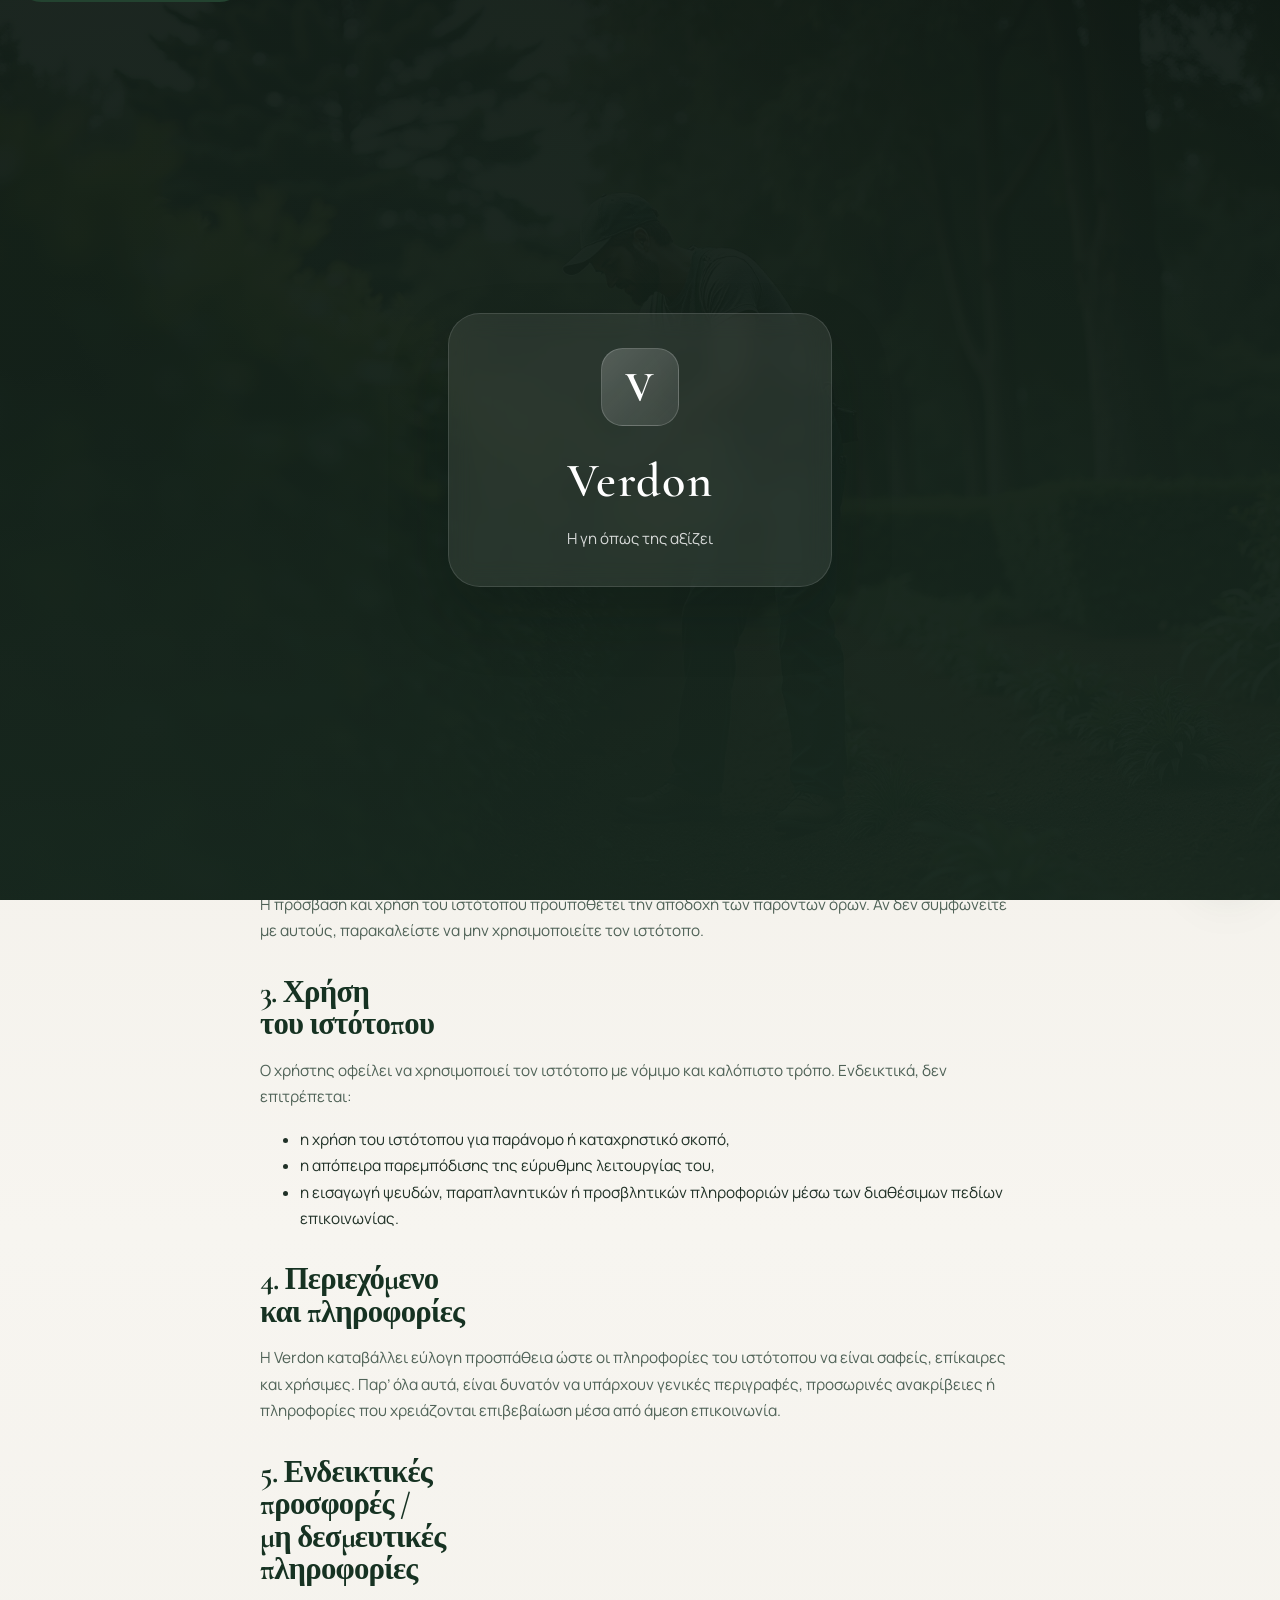
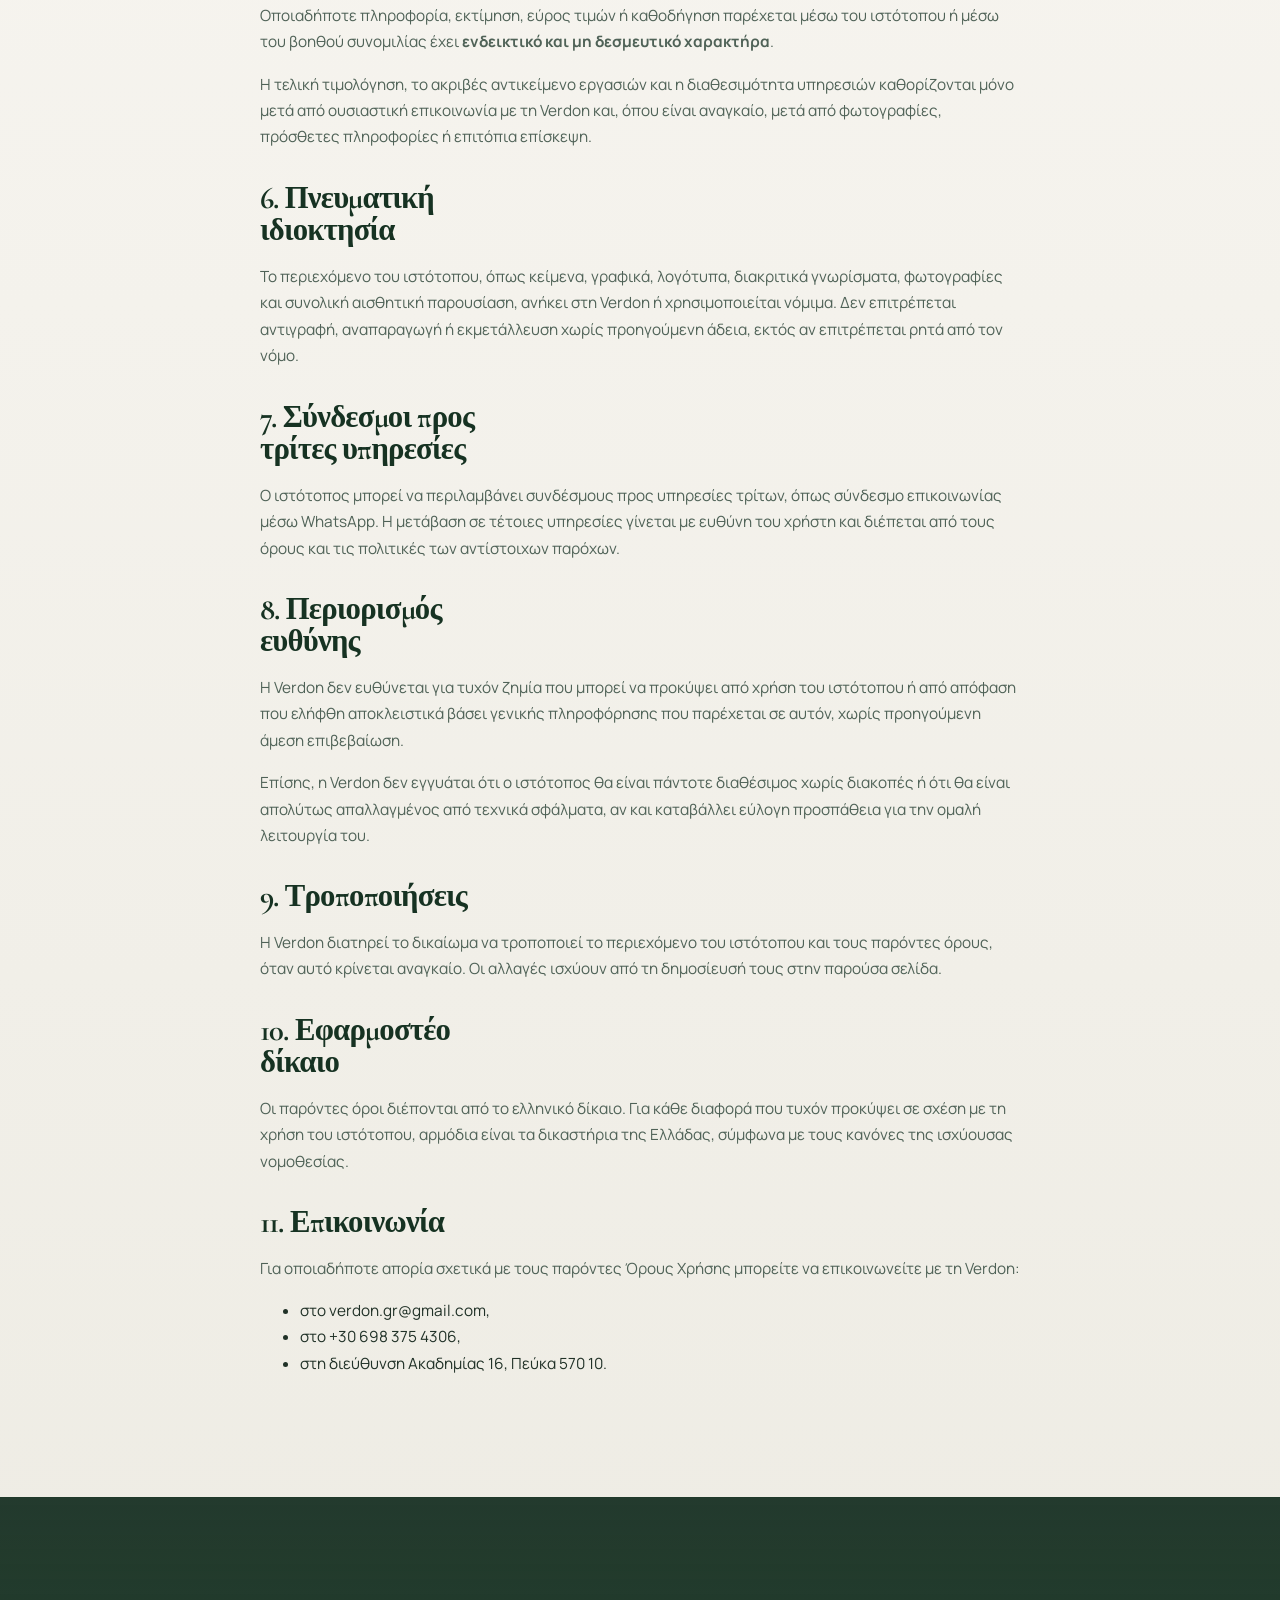
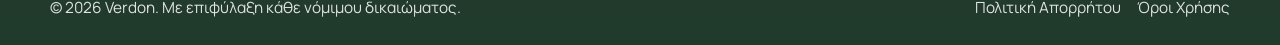
<file: terms.html>
<!DOCTYPE html>
<html lang="el">
  <head>
    <meta charset="UTF-8" />
    <meta http-equiv="refresh" content="0; url=terms-of-use.html" />
    <meta name="viewport" content="width=device-width, initial-scale=1.0" />
    <title>Ανακατεύθυνση | Verdon</title>
    <link rel="canonical" href="terms-of-use.html" />
    <!-- Google tag (gtag.js) -->
    <script async src="https://www.googletagmanager.com/gtag/js?id=G-7ELP7T459E"></script>
    <script>
      window.dataLayer = window.dataLayer || [];
      function gtag(){dataLayer.push(arguments);}
      gtag('js', new Date());

      gtag('config', 'G-7ELP7T459E');
    </script>
  </head>
  <body>
    <p>Μετάβαση στους <a href="terms-of-use.html">Όρους Χρήσης</a>.</p>
  </body>
</html>
</file>
<file: assets/css/styles.css>
:root {
  --color-primary: #234330;
  --color-primary-dark: #1b3326;
  --color-primary-light: #2e5a44;
  --color-primary-soft: #dfe9df;
  --color-accent-bg: #f5f3ee;
  --color-text-dark: #163222;
  --color-surface-dark: #203a2b;
  --color-forest: var(--color-primary);
  --color-forest-deep: var(--color-primary-dark);
  --color-forest-ink: var(--color-text-dark);
  --color-green-soft: #8baa7d;
  --color-green-pale: var(--color-primary-soft);
  --color-ivory: #fbfaf6;
  --color-sand: #ece4d7;
  --color-clay: #8b735f;
  --color-text: #203127;
  --color-text-soft: #4f6257;
  --color-text-muted: #67766e;
  --color-white: #ffffff;
  --color-border: rgba(35, 67, 48, 0.12);
  --color-border-strong: rgba(35, 67, 48, 0.22);
  --shadow-soft: 0 18px 50px rgba(24, 47, 34, 0.08);
  --shadow-card: 0 16px 36px rgba(35, 67, 48, 0.1);
  --shadow-premium: 0 30px 70px rgba(22, 39, 29, 0.12);
  --radius-large: 32px;
  --radius-medium: 22px;
  --radius-small: 14px;
  --container: min(1180px, calc(100% - 2.2rem));
  --transition: 220ms ease;
}

*,
*::before,
*::after {
  box-sizing: border-box;
}

html {
  scroll-behavior: smooth;
}

body {
  margin: 0;
  font-family: "Manrope", sans-serif;
  background:
    radial-gradient(circle at top left, rgba(46, 90, 68, 0.16), transparent 22%),
    radial-gradient(circle at top right, rgba(223, 233, 223, 0.42), transparent 22%),
    linear-gradient(180deg, #efece4 0%, #f7f5f0 38%, #eeece4 100%);
  color: var(--color-text);
  font-size: 0.96rem;
  line-height: 1.72;
}

body.has-verdon-intro {
  overflow: hidden;
}

img {
  display: block;
  max-width: 100%;
}

a {
  color: inherit;
  text-decoration: none;
}

button,
input,
select,
textarea {
  font: inherit;
}

.skip-link,
.sr-only {
  position: absolute;
}

.skip-link {
  left: 1rem;
  top: -3rem;
  z-index: 1000;
  padding: 0.75rem 1rem;
  border-radius: 999px;
  background: var(--color-forest);
  color: var(--color-white);
}

.skip-link:focus {
  top: 1rem;
}

.sr-only {
  width: 1px;
  height: 1px;
  overflow: hidden;
  clip: rect(0, 0, 0, 0);
}

.container {
  width: var(--container);
  margin: 0 auto;
}

.narrow {
  max-width: 760px;
}

.section,
.page-hero,
.hero-section {
  padding: 6.5rem 0;
}

.hero-section {
  position: relative;
  background:
    radial-gradient(circle at left top, rgba(35, 67, 48, 0.18), transparent 26%),
    linear-gradient(180deg, rgba(27, 51, 38, 0.08), transparent 24%);
}

.section-tight {
  padding-top: 4.75rem;
}

.section-soft,
.page-hero,
.cta-panel,
.legal-page {
  background:
    linear-gradient(180deg, rgba(245, 243, 238, 0.96), rgba(255, 255, 255, 0.72)),
    radial-gradient(circle at top left, rgba(223, 233, 223, 0.48), transparent 34%);
}

.eyebrow {
  margin: 0 0 0.85rem;
  color: var(--color-primary-light);
  font-weight: 700;
  font-size: 0.72rem;
  letter-spacing: 0.18em;
  text-transform: uppercase;
}

h1,
h2,
h3 {
  margin: 0 0 1rem;
  line-height: 1.06;
  color: var(--color-forest-ink);
  text-wrap: balance;
}

h1,
h2 {
  font-family: "Cormorant Garamond", serif;
  letter-spacing: -0.025em;
}

h1 {
  max-width: 12ch;
  font-size: clamp(2.7rem, 5.1vw, 4.8rem);
}

h2 {
  max-width: 16ch;
  font-size: clamp(2.05rem, 3.6vw, 3.2rem);
}

h3 {
  font-size: 1.16rem;
  line-height: 1.24;
}

p {
  margin: 0 0 1rem;
  color: var(--color-text-soft);
}

.lead {
  max-width: 60ch;
  font-size: 1.03rem;
  line-height: 1.78;
}

.button {
  display: inline-flex;
  align-items: center;
  justify-content: center;
  min-height: 3.2rem;
  padding: 0.875rem 1.5rem;
  border-radius: 999px;
  border: none;
  font-weight: 500;
  font-size: 0.92rem;
  letter-spacing: 0.01em;
  transition:
    transform var(--transition),
    background-color var(--transition),
    color var(--transition),
    border-color var(--transition),
    box-shadow var(--transition);
  cursor: pointer;
}

.button:hover,
.button:focus-visible {
  transform: translateY(-1px);
}

.button-primary,
.button-secondary {
  background: #ffffff;
  color: var(--color-text-dark);
  box-shadow: 0 8px 20px rgba(0, 0, 0, 0.08);
}

.button-primary:hover,
.button-primary:focus-visible,
.button-secondary:hover,
.button-secondary:focus-visible {
  background: #ffffff;
  color: var(--color-text-dark);
  box-shadow: 0 12px 24px rgba(0, 0, 0, 0.12);
}

.button-light {
  background: rgba(255, 255, 255, 0.14);
  border-color: rgba(255, 255, 255, 0.2);
  color: var(--color-white);
}

.button-small {
  min-height: 2.7rem;
  padding: 0.72rem 0.98rem;
}

.site-header {
  position: sticky;
  top: 0;
  z-index: 50;
  padding: 1rem 0;
  transition: background-color var(--transition), box-shadow var(--transition), backdrop-filter var(--transition);
}

.site-header.is-scrolled {
  background: rgba(244, 242, 236, 0.9);
  backdrop-filter: blur(16px);
  box-shadow: 0 14px 34px rgba(27, 51, 38, 0.12);
}

.nav-shell {
  display: flex;
  align-items: center;
  justify-content: space-between;
  gap: 1rem;
  padding: 0.95rem 1.2rem;
  border: 1px solid rgba(35, 67, 48, 0.12);
  border-radius: 999px;
  background: rgba(247, 245, 239, 0.82);
  backdrop-filter: blur(12px);
  box-shadow: 0 8px 28px rgba(27, 51, 38, 0.08);
}

.brand {
  display: inline-flex;
  align-items: center;
  gap: 0.9rem;
  color: var(--color-forest-deep);
}

.brand strong,
.brand small {
  display: block;
}

.brand strong {
  font-size: 0.98rem;
}

.brand small {
  color: var(--color-text-soft);
  font-size: 0.82rem;
}

.brand-mark {
  display: inline-grid;
  place-items: center;
  width: 2.8rem;
  height: 2.8rem;
  border-radius: 50%;
  background: linear-gradient(145deg, var(--color-forest-deep), var(--color-forest));
  color: var(--color-white);
  font-family: "Cormorant Garamond", serif;
  font-size: 1.28rem;
  box-shadow: inset 0 1px 0 rgba(255, 255, 255, 0.2);
}

.site-nav {
  display: flex;
  align-items: center;
  gap: 0.5rem;
}

.site-nav a:not(.button) {
  padding: 0.68rem 0.92rem;
  border-radius: 999px;
  color: var(--color-primary-dark);
  font-weight: 600;
  font-size: 0.92rem;
}

.site-nav a.is-active,
.site-nav a:not(.button):hover,
.site-nav a:not(.button):focus-visible {
  background: var(--color-primary);
  color: var(--color-white);
  box-shadow: 0 10px 22px rgba(35, 67, 48, 0.14);
}

.menu-toggle {
  display: none;
  flex-direction: column;
  gap: 0.28rem;
  padding: 0.5rem;
  border: 0;
  background: transparent;
}

.menu-toggle span:not(.sr-only) {
  width: 1.5rem;
  height: 2px;
  border-radius: 999px;
  background: var(--color-forest);
}

.hero-grid,
.about-hero-grid,
.split-section,
.contact-layout {
  display: grid;
  gap: 2.4rem;
  align-items: center;
}

.hero-grid {
  grid-template-columns: minmax(0, 1.04fr) minmax(340px, 0.96fr);
  min-height: calc(100vh - 8rem);
  position: relative;
  padding: 2rem;
  border: 1px solid rgba(255, 255, 255, 0.08);
  border-radius: calc(var(--radius-large) + 6px);
  background:
    linear-gradient(105deg, rgba(27, 51, 38, 0.96) 0%, rgba(35, 67, 48, 0.95) 49%, rgba(244, 241, 233, 0.98) 49%, rgba(251, 249, 243, 0.98) 100%);
  box-shadow: 0 36px 90px rgba(22, 39, 29, 0.18);
  overflow: hidden;
}

.hero-grid::before {
  content: "";
  position: absolute;
  inset: 0;
  background:
    radial-gradient(circle at 18% 24%, rgba(143, 176, 151, 0.18), transparent 20%),
    radial-gradient(circle at 82% 18%, rgba(223, 233, 223, 0.44), transparent 24%);
  pointer-events: none;
}

.hero-copy {
  position: relative;
  z-index: 1;
  max-width: 33rem;
  padding: 1.15rem 0;
}

.hero-copy .eyebrow,
.hero-copy h1,
.hero-copy .lead,
.hero-copy .hero-points li,
.hero-copy .hero-trustbar strong,
.hero-copy .hero-trustbar span {
  color: var(--color-white);
}

.hero-copy .eyebrow {
  margin-bottom: 1rem;
  color: rgba(223, 233, 223, 0.86);
}

.hero-copy h1 {
  max-width: 9.6ch;
  margin-bottom: 1.1rem;
  color: #f8f6f1;
  letter-spacing: -0.032em;
  line-height: 0.98;
}

.hero-title {
  max-width: 14ch;
  margin-bottom: 1.1rem;
  color: #ffffff;
  letter-spacing: -0.032em;
  line-height: 0.98;
  text-shadow: 0 2px 8px rgba(0, 0, 0, 0.2);
}

.hero-copy .lead {
  max-width: 46ch;
  color: rgba(241, 246, 242, 0.86);
}

.hero-actions,
.cta-actions {
  display: flex;
  flex-wrap: wrap;
  gap: 1rem;
  margin: 1.9rem 0 1.55rem;
}

.hero-points,
.check-list,
.footer-links,
.contact-list {
  list-style: none;
  padding: 0;
  margin: 0;
}

.hero-points {
  display: grid;
  gap: 0.85rem;
  max-width: 30rem;
}

.hero-points li,
.check-list li {
  position: relative;
  padding-left: 1.7rem;
  color: var(--color-text);
}

.hero-points li::before,
.check-list li::before {
  content: "";
  position: absolute;
  left: 0;
  top: 0.65rem;
  width: 0.7rem;
  height: 0.7rem;
  border-radius: 50%;
  background: linear-gradient(145deg, var(--color-primary-light), var(--color-primary));
}

.hero-trustbar {
  display: grid;
  grid-template-columns: repeat(2, minmax(0, 1fr));
  gap: 1rem;
  max-width: 41rem;
  margin-top: 2rem;
}

.hero-trustbar div,
.trust-stat,
.contact-trust div {
  padding: 1rem 1.1rem;
  border-radius: 1.15rem;
  border: 1px solid rgba(35, 67, 48, 0.12);
  background: linear-gradient(180deg, rgba(223, 233, 223, 0.68), rgba(255, 255, 255, 0.78));
}

.trust-stat {
  display: flex;
  flex-direction: column;
  justify-content: center;
  padding: 1.75rem;
  border-radius: 1.25rem;
  min-height: 180px;
  background: linear-gradient(135deg, rgba(255, 255, 255, 0.08), rgba(255, 255, 255, 0.03));
  backdrop-filter: blur(6px);
}

.hero-trustbar div {
  border-color: rgba(223, 233, 223, 0.08);
  background: linear-gradient(180deg, rgba(27, 51, 38, 0.92), rgba(35, 67, 48, 0.9));
  backdrop-filter: blur(10px);
}

.hero-trustbar strong,
.trust-stat strong,
.contact-trust strong,
.card-kicker {
  display: block;
}

.hero-trustbar strong,
.trust-stat strong,
.contact-trust strong {
  margin-bottom: 0.28rem;
  color: var(--color-white);
  font-size: 1.125rem;
}

.hero-trustbar span,
.trust-stat span,
.contact-trust span {
  color: rgba(223, 233, 223, 0.84);
  font-size: 0.875rem;
  line-height: 1.6;
}

.hero-visual {
  position: relative;
}

.hero-card,
.project-card,
.benefit-card,
.service-preview,
.testimonial-card,
.service-detail,
.contact-card,
.form-card,
.value-card,
.stat-card,
.cta-panel {
  border: 1px solid var(--color-border);
  border-radius: var(--radius-large);
  background: linear-gradient(180deg, rgba(255, 255, 255, 0.88), rgba(245, 243, 238, 0.78));
  box-shadow: var(--shadow-soft);
}

.hero-card-main {
  padding: 1.35rem;
  box-shadow: var(--shadow-premium);
  background: linear-gradient(180deg, rgba(255, 255, 255, 0.95), rgba(242, 244, 238, 0.92));
}

.hero-card-main img,
.project-card img,
.about-visual img {
  border-radius: calc(var(--radius-large) - 10px);
}

.hero-card-floating {
  position: static;
  margin-top: 1.15rem;
  padding: 1rem 1.15rem;
  background: var(--color-primary);
  color: var(--color-white);
  box-shadow: 0 10px 30px rgba(0, 0, 0, 0.15);
  border: 1px solid rgba(255, 255, 255, 0.08);
  border-radius: 1.15rem;
  max-width: 100%;
}

.hero-card-floating span,
.map-placeholder p {
  display: block;
  margin: 0 0 0.4rem;
  color: var(--color-text-soft);
}

.hero-card-floating span {
  color: rgba(255, 255, 255, 0.82);
  font-size: 0.76rem;
  font-weight: 600;
}

.hero-card-floating strong {
  color: var(--color-white);
  font-size: 1rem;
  line-height: 1.3;
}

.section-heading {
  display: grid;
  gap: 0.72rem;
  max-width: 700px;
  margin: 0 auto 2.9rem;
  text-align: center;
}

.section-heading.narrow {
  max-width: 600px;
}

.section-heading .eyebrow {
  display: block;
  margin-bottom: 12px;
  text-align: center;
}

.section-heading h2 {
  max-width: none;
  font-size: clamp(28px, 4vw, 42px);
  line-height: 1.2;
  margin-bottom: 16px;
}

.section-heading h2::after {
  content: "";
  display: block;
  width: 60px;
  height: 3px;
  background: #1f4d3a;
  margin: 16px auto 0;
  border-radius: 2px;
}

.section-heading p {
  max-width: 58ch;
  margin-left: auto;
  margin-right: auto;
  font-size: 16px;
  line-height: 1.6;
  opacity: 0.85;
}

.philosophy-section h2,
.philosophy-title,
.section-title {
  color: #123b2b;
  font-family: "Manrope", sans-serif;
  font-weight: 800;
  letter-spacing: -0.03em;
  line-height: 0.95;
}

.philosophy-card .card-kicker,
.philosophy-card h3,
.philosophy-card-title {
  color: #ffffff !important;
}

.benefits-grid,
.services-preview-grid,
.testimonials-grid,
.values-grid,
.footer-grid {
  display: grid;
  gap: 1.25rem;
}

.benefits-grid,
.values-grid {
  grid-template-columns: repeat(3, minmax(0, 1fr));
}

.services-preview-grid,
.testimonials-grid {
  grid-template-columns: repeat(3, minmax(0, 1fr));
}

.services-preview-grid {
  gap: 24px;
}

.testimonials-grid {
  grid-template-columns: repeat(4, minmax(0, 1fr));
}

.benefit-card,
.service-preview,
.testimonial-card,
.value-card {
  padding: 1.9rem;
}

.card-kicker {
  margin-bottom: 0.85rem;
  color: var(--color-primary-light);
  font-size: 0.74rem;
  font-weight: 700;
  letter-spacing: 0.14em;
  text-transform: uppercase;
}

.service-preview a {
  display: inline-flex;
  align-items: center;
  gap: 0.35rem;
  margin-top: 1rem;
  color: var(--color-primary);
  font-weight: 700;
}

.benefit-card,
.stat-card {
  background: linear-gradient(180deg, rgba(28, 56, 41, 0.98), rgba(35, 67, 48, 0.94));
  border-color: rgba(255, 255, 255, 0.08);
  box-shadow: 0 24px 60px rgba(22, 39, 29, 0.18);
}

.benefit-card h3,
.benefit-card p,
.benefit-card .card-kicker,
.stat-card strong,
.stat-card p {
  color: var(--color-white);
}

.benefit-card .card-kicker,
.stat-card strong {
  color: rgba(223, 233, 223, 0.86);
}

.service-preview,
.project-card,
.testimonial-card {
  background: linear-gradient(180deg, rgba(255, 255, 255, 0.9), rgba(241, 245, 239, 0.84));
}

.service-preview {
  background: linear-gradient(135deg, #163d2e, #1f4d3a);
  color: #ffffff;
  border-radius: 24px;
  padding: 32px;
  box-shadow: 0 10px 30px rgba(0, 0, 0, 0.1);
  border: none;
  transition: all 0.3s ease;
}

.service-preview h3 {
  color: #ffffff;
  margin-bottom: 12px;
  font-size: clamp(1rem, 1.45vw, 1.18rem);
  line-height: 1.35;
  text-wrap: balance;
}

.service-preview p {
  color: rgba(255, 255, 255, 0.85);
  font-size: 0.92rem;
  line-height: 1.65;
}

.service-preview .card-kicker {
  color: rgba(255, 255, 255, 0.6);
  letter-spacing: 1px;
  font-size: 12px;
  text-transform: uppercase;
  margin-bottom: 10px;
}

.service-preview:hover {
  transform: translateY(-5px);
  box-shadow: 0 20px 40px rgba(0, 0, 0, 0.15);
}

.service-preview a::after,
.inline-link::after {
  content: "→";
  transition: transform var(--transition);
}

.service-preview a:hover::after,
.service-preview a:focus-visible::after,
.inline-link:hover::after,
.inline-link:focus-visible::after {
  transform: translateX(3px);
}

.split-section {
  grid-template-columns: 1.05fr 0.95fr;
}

.split-panel {
  display: grid;
  gap: 1rem;
}

.stat-card {
  padding: 1.7rem;
}

.stat-card strong {
  display: block;
  margin-bottom: 0.65rem;
  color: var(--color-forest-deep);
  font-size: 1rem;
}

.project-grid {
  display: grid;
  gap: 1.6rem;
  grid-template-columns: repeat(2, minmax(0, 1fr));
}

.project-card {
  overflow: hidden;
}

.project-copy {
  padding: 1.6rem;
}

.testimonial-card {
  margin: 0;
  position: relative;
  background: linear-gradient(180deg, rgba(28, 56, 41, 0.98), rgba(35, 67, 48, 0.94));
  border-color: rgba(255, 255, 255, 0.08);
  box-shadow: 0 24px 60px rgba(22, 39, 29, 0.18);
}

.testimonial-card p {
  color: rgba(255, 255, 255, 0.9);
}

.testimonial-card::before {
  content: "“";
  position: absolute;
  top: 1rem;
  right: 1.25rem;
  color: rgba(255, 255, 255, 0.14);
  font-family: "Cormorant Garamond", serif;
  font-size: 5rem;
  line-height: 1;
}

.testimonial-card footer {
  color: var(--color-white);
  font-weight: 700;
}

.testimonials-grid .testimonial-card:nth-child(3) footer {
  color: var(--color-white);
}

.testimonials-note {
  max-width: 48rem;
  margin-top: 1.5rem;
}

.cta-band {
  background: linear-gradient(135deg, var(--color-primary) 0%, var(--color-primary-light) 100%);
  color: var(--color-white);
}

.cta-band h2,
.cta-band p,
.cta-band .eyebrow {
  color: var(--color-white);
}

.cta-band-inner,
.cta-panel {
  display: flex;
  align-items: center;
  justify-content: space-between;
  gap: 2rem;
}

.cta-band-inner {
  padding: 2.4rem 2.6rem;
  border: 1px solid rgba(255, 255, 255, 0.12);
  border-radius: var(--radius-large);
  background: linear-gradient(135deg, rgba(255, 255, 255, 0.06), rgba(255, 255, 255, 0.02));
  box-shadow: 0 24px 60px rgba(12, 25, 18, 0.18);
}

.video-cta-section {
  position: relative;
  display: flex;
  align-items: center;
  justify-content: center;
  min-height: 80vh;
  padding: 4rem 0;
  overflow: hidden;
  color: var(--color-white);
  isolation: isolate;
}

.video-cta-media,
.video-cta-overlay {
  position: absolute;
  inset: 0;
  width: 100%;
  height: 100%;
}

.video-cta-media {
  object-fit: cover;
  z-index: -3;
  filter: brightness(1.12) saturate(1.02);
}

.video-cta-overlay {
  z-index: -2;
  background: linear-gradient(180deg, rgba(12, 23, 17, 0.2), rgba(12, 23, 17, 0.42));
}

.video-cta-content {
  position: relative;
  z-index: 1;
  display: flex;
  flex-direction: column;
  align-items: center;
  justify-content: center;
  gap: 1.25rem;
  text-align: center;
  max-width: 46rem;
}

.video-cta-content h2,
.video-cta-content p,
.video-cta-content .eyebrow {
  color: var(--color-white);
}

.video-cta-content h2 {
  max-width: 18ch;
  font-family: "Cormorant Garamond", serif;
  font-weight: 600;
  letter-spacing: -0.025em;
  line-height: 1.06;
  text-wrap: balance;
}

.video-cta-content p {
  max-width: 42rem;
  margin: 0;
}

.video-cta-button {
  border-radius: 999px;
  padding-inline: 1.8rem;
  box-shadow: 0 18px 40px rgba(9, 18, 13, 0.24);
}

.video-cta-button:hover,
.video-cta-button:focus-visible {
  transform: translateY(-2px);
  box-shadow: 0 22px 46px rgba(9, 18, 13, 0.3);
}

.services-list {
  display: grid;
  gap: 1.4rem;
}

.service-detail {
  display: grid;
  grid-template-columns: 1.15fr 0.85fr;
  gap: 1.5rem;
  padding: 1.7rem;
}

.service-benefits {
  padding: 1.5rem;
  border-radius: calc(var(--radius-large) - 12px);
  background: linear-gradient(180deg, rgba(223, 233, 223, 0.72), rgba(245, 243, 238, 0.66));
}

.about-hero-grid {
  grid-template-columns: 1fr 0.9fr;
}

.contact-layout {
  grid-template-columns: 0.9fr 1.1fr;
}

.contact-card,
.form-card {
  padding: 2rem;
}

.contact-list {
  display: grid;
  gap: 1rem;
  margin-bottom: 1.5rem;
}

.contact-list li strong {
  display: block;
  margin-bottom: 0.3rem;
  color: var(--color-forest-deep);
}

.map-placeholder {
  display: grid;
  gap: 1rem;
  padding: 1.55rem;
  border-radius: calc(var(--radius-large) - 12px);
  background:
    linear-gradient(160deg, rgba(223, 233, 223, 0.82), rgba(255, 255, 255, 0.95)),
    url("../images/map-pattern.svg") center/cover;
}

.contact-intro,
.form-intro,
.form-note {
  max-width: 38rem;
}

.contact-trust {
  display: grid;
  gap: 0.85rem;
  margin-top: 1.5rem;
}

.trust-strip-section {
  padding-top: 0;
  background: linear-gradient(180deg, rgba(27, 51, 38, 0.98), rgba(32, 58, 43, 0.96));
  color: var(--color-white);
}

.trust-strip-section .eyebrow,
.trust-strip-section h2,
.trust-strip-section p,
.trust-strip-section .trust-stat strong,
.trust-strip-section .trust-stat span {
  color: var(--color-white);
}

.trust-strip {
  display: grid;
  grid-template-columns: minmax(0, 1.2fr) repeat(3, minmax(0, 0.8fr));
  gap: 1rem;
  align-items: stretch;
  padding: 1.1rem;
  border-radius: calc(var(--radius-large) + 4px);
  border: 1px solid rgba(255, 255, 255, 0.08);
  background: linear-gradient(180deg, rgba(255, 255, 255, 0.08), rgba(255, 255, 255, 0.04));
  box-shadow: var(--shadow-premium);
}

.trust-strip-intro {
  padding: 1.2rem 1.3rem;
}

.trust-strip-intro h2 {
  max-width: 14ch;
  font-size: clamp(1.65rem, 2.7vw, 2.15rem);
}

.contact-form {
  display: grid;
  gap: 1rem;
}

.form-field {
  display: grid;
  gap: 0.4rem;
}

.form-field label {
  font-weight: 700;
  color: var(--color-forest-deep);
}

.form-field input,
.form-field select,
.form-field textarea {
  width: 100%;
  padding: 0.95rem 1rem;
  border: 1px solid rgba(35, 67, 48, 0.15);
  border-radius: var(--radius-small);
  background: rgba(255, 255, 255, 0.9);
  color: var(--color-text);
  font-size: 0.94rem;
  transition: border-color var(--transition), box-shadow var(--transition);
}

.form-field input:focus,
.form-field select:focus,
.form-field textarea:focus {
  outline: none;
  border-color: rgba(35, 67, 48, 0.45);
  box-shadow: 0 0 0 4px rgba(139, 170, 125, 0.16);
}

.form-field.is-invalid input,
.form-field.is-invalid select,
.form-field.is-invalid textarea {
  border-color: #b24d3f;
}

.error-message {
  min-height: 1rem;
  color: #b24d3f;
  font-size: 0.82rem;
}

.form-note {
  margin: 0.15rem 0 0;
  font-size: 0.86rem;
  color: var(--color-text-muted);
}

.form-status {
  min-height: 1.5rem;
  margin: 0.5rem 0 0;
  font-weight: 600;
  color: var(--color-forest);
}

.inline-link {
  display: inline-flex;
  align-items: center;
  gap: 0.35rem;
  margin-top: 1.2rem;
  color: var(--color-primary);
  font-weight: 700;
}

.inline-link:hover,
.inline-link:focus-visible {
  color: var(--color-primary-light);
}

.site-footer {
  padding: 4.5rem 0 1.5rem;
  background: linear-gradient(180deg, rgba(27, 51, 38, 0.96), rgba(32, 58, 43, 1));
  border-top: 1px solid rgba(35, 67, 48, 0.08);
  color: rgba(255, 255, 255, 0.86);
}

.site-footer .brand,
.site-footer .footer-grid h3,
.site-footer .footer-links a,
.site-footer .footer-bottom,
.site-footer .footer-tagline,
.site-footer .footer-bottom p,
.site-footer .footer-legal a {
  color: rgba(255, 255, 255, 0.86);
}

.site-footer .brand small,
.site-footer .footer-tagline {
  color: rgba(223, 233, 223, 0.72);
}

.footer-grid {
  grid-template-columns: 1.2fr 0.8fr 0.9fr 0.8fr;
  align-items: start;
  gap: 1.75rem;
  padding-bottom: 2rem;
}

.footer-brand {
  margin-bottom: 1rem;
}

.footer-tagline {
  max-width: 28rem;
}

.footer-grid h3 {
  margin-bottom: 0.9rem;
  font-size: 0.92rem;
  font-family: "Manrope", sans-serif;
  font-weight: 800;
  letter-spacing: 0.02em;
}

.footer-links {
  display: grid;
  gap: 0.72rem;
}

.footer-links a:hover,
.footer-links a:focus-visible,
.footer-legal a:hover,
.footer-legal a:focus-visible {
  color: var(--color-primary-soft);
}

.social-links {
  display: flex;
  gap: 0.75rem;
}

.social-links a,
.social-links span {
  display: inline-grid;
  place-items: center;
  width: 2.7rem;
  height: 2.7rem;
  border-radius: 50%;
  background: rgba(255, 255, 255, 0.08);
  border: 1px solid rgba(255, 255, 255, 0.12);
}

.social-links svg {
  width: 1.1rem;
  height: 1.1rem;
  fill: var(--color-white);
}

.footer-bottom {
  display: flex;
  align-items: center;
  justify-content: space-between;
  gap: 1rem;
  margin-top: 0;
  padding-top: 1.5rem;
  border-top: 1px solid rgba(35, 67, 48, 0.08);
}

.footer-bottom p {
  margin: 0;
}

.footer-legal {
  display: flex;
  flex-wrap: wrap;
  gap: 1rem;
}

.legal-copy h2 {
  margin-top: 2rem;
  font-size: clamp(1.55rem, 2.4vw, 2rem);
}

.legal-nav {
  gap: 0.75rem;
}

.services-page .page-hero .container.narrow {
  max-width: 1400px;
}

.services-page .page-hero h1 {
  max-width: 30ch;
  font-size: clamp(2.2rem, 3.6vw, 3.8rem);
  line-height: 1.02;
}

.services-page .cta-panel > div {
  max-width: 1100px;
  width: 100%;
  flex: 1 1 auto;
}

.services-page .cta-panel h2 {
  max-width: 30ch;
  font-size: clamp(2rem, 3vw, 3.4rem);
  line-height: 1.04;
}

.services-page .service-detail {
  align-items: center;
  grid-template-columns: minmax(0, 1.22fr) minmax(240px, 0.62fr);
  padding: 1.45rem;
  border-color: rgba(35, 67, 48, 0.18);
  background:
    linear-gradient(180deg, rgba(251, 250, 246, 0.98), rgba(244, 241, 233, 0.92));
  box-shadow: 0 20px 48px rgba(24, 47, 34, 0.08);
}

.services-page .service-text {
  padding: 0.25rem 0.15rem 0.25rem 0;
  border-top: 4px solid var(--color-primary);
  padding-top: 1rem;
}

.services-page .service-text .eyebrow {
  color: var(--color-primary);
}

.services-page .service-text h2 {
  color: var(--color-text-dark);
  font-size: clamp(1.75rem, 2.2vw, 2.2rem);
  line-height: 1.12;
}

.services-page .service-benefits {
  align-self: center;
  justify-self: end;
  width: 100%;
  max-width: 18rem;
  min-height: unset;
  padding: 1.1rem 1.15rem;
  border: 1px solid rgba(255, 255, 255, 0.08);
  background: linear-gradient(180deg, rgba(28, 56, 41, 0.98), rgba(35, 67, 48, 0.94));
  box-shadow: 0 16px 34px rgba(22, 39, 29, 0.14);
}

.services-page .service-benefits h3 {
  margin-bottom: 0.45rem;
  color: rgba(255, 255, 255, 0.96);
  font-size: 1.02rem;
}

.services-page .service-benefits p {
  margin: 0;
  font-size: 0.92rem;
  line-height: 1.55;
  color: rgba(255, 255, 255, 0.84);
}

.about-page .page-hero .about-hero-grid {
  grid-template-columns: minmax(0, 1.16fr) minmax(320px, 0.84fr);
  gap: 2rem;
}

.about-page .about-intro {
  max-width: 54rem;
}

.about-page .page-hero h1 {
  max-width: 24ch;
  font-size: clamp(2.1rem, 3.3vw, 3.35rem);
  line-height: 1.03;
}

.about-page .split-section {
  grid-template-columns: minmax(0, 1.22fr) minmax(280px, 0.78fr);
}

.about-page .about-philosophy-copy {
  max-width: 54rem;
}

.about-page .about-philosophy-copy h2 {
  max-width: 23ch;
  font-size: clamp(1.95rem, 3vw, 2.85rem);
  line-height: 1.06;
}

.about-page .about-local-copy {
  max-width: 58rem;
}

.about-page .about-local-copy h2 {
  max-width: 24ch;
  font-size: clamp(1.95rem, 3vw, 2.85rem);
  line-height: 1.06;
}

.about-page .about-cta-copy {
  max-width: 62rem;
  flex: 1 1 62rem;
}

.about-page .about-cta-copy h2 {
  max-width: 24ch;
  font-size: clamp(1.95rem, 3vw, 2.8rem);
  line-height: 1.06;
}

.about-page .stat-card strong {
  color: #ffffff;
}

.contact-page .page-hero .container.narrow {
  max-width: 82rem;
  margin-left: auto;
  margin-right: auto;
  text-align: center;
}

.contact-page .page-hero h1 {
  max-width: 36ch;
  margin-left: auto;
  margin-right: auto;
  font-size: clamp(1.8rem, 2.45vw, 2.65rem);
  line-height: 1.04;
}

.contact-page .page-hero .lead {
  max-width: 58rem;
  margin-left: auto;
  margin-right: auto;
  text-align: center;
}

.contact-page .contact-trust div {
  border-color: rgba(35, 67, 48, 0.14);
  background: linear-gradient(180deg, rgba(247, 250, 247, 0.96), rgba(232, 241, 234, 0.9));
}

.contact-page .contact-trust strong {
  color: var(--color-text-dark);
}

.contact-page .contact-trust span {
  color: var(--color-text);
}

.verdon-intro {
  position: fixed;
  inset: 0;
  z-index: 140;
  display: grid;
  place-items: center;
  padding: 1.5rem;
  opacity: 0;
  visibility: hidden;
  transition: opacity 420ms ease, visibility 420ms ease;
}

.verdon-intro.is-visible {
  opacity: 1;
  visibility: visible;
}

.verdon-intro.is-leaving {
  opacity: 0;
}

.verdon-intro-backdrop {
  position: absolute;
  inset: 0;
  background:
    linear-gradient(180deg, rgba(21, 40, 29, 0.92), rgba(35, 67, 48, 0.96)),
    radial-gradient(circle at top, rgba(145, 176, 132, 0.24), transparent 42%),
    url("../images/hero-garden.jpg") center / cover no-repeat;
  filter: saturate(0.78) brightness(0.72);
}

.verdon-intro::after {
  content: "";
  position: absolute;
  inset: 0;
  background: linear-gradient(180deg, rgba(15, 28, 21, 0.16), rgba(15, 28, 21, 0.38));
}

.verdon-intro-card {
  position: relative;
  z-index: 1;
  display: grid;
  justify-items: center;
  gap: 1.2rem;
  width: min(100%, 24rem);
  padding: 2.1rem 1.8rem;
  border: 1px solid rgba(255, 255, 255, 0.12);
  border-radius: 2rem;
  background: rgba(251, 250, 246, 0.08);
  box-shadow: 0 30px 60px rgba(10, 18, 13, 0.22);
  backdrop-filter: blur(12px);
  text-align: center;
  color: var(--color-white);
}

.verdon-intro-brand {
  display: inline-grid;
  justify-items: center;
  gap: 0.9rem;
}

.verdon-intro-mark {
  display: grid;
  place-items: center;
  width: 4.9rem;
  height: 4.9rem;
  border-radius: 1.35rem;
  background: linear-gradient(135deg, rgba(255, 255, 255, 0.2), rgba(255, 255, 255, 0.08));
  border: 1px solid rgba(255, 255, 255, 0.18);
  font-family: "Cormorant Garamond", serif;
  font-size: 2.7rem;
  font-weight: 700;
  letter-spacing: 0.04em;
}

.verdon-intro-copy {
  display: grid;
  gap: 0.2rem;
}

.verdon-intro-copy strong {
  font-family: "Cormorant Garamond", serif;
  font-size: clamp(2.2rem, 5vw, 3rem);
  font-weight: 600;
  letter-spacing: 0.03em;
}

.verdon-intro-copy span,
.verdon-intro-card p {
  color: rgba(255, 255, 255, 0.82);
  font-size: 0.95rem;
}

.verdon-intro-card p {
  margin: 0;
  max-width: 18rem;
}

.verdon-agent {
  position: fixed;
  right: 1.1rem;
  bottom: 1.1rem;
  z-index: 80;
  display: flex;
  flex-direction: column;
  align-items: flex-end;
  gap: 0.9rem;
  will-change: transform;
}

.verdon-agent-panel {
  width: min(24rem, calc(100vw - 1.2rem));
  max-height: min(43rem, calc(100vh - 8rem));
  display: flex;
  flex-direction: column;
  overflow: hidden;
  border: 1px solid rgba(35, 67, 48, 0.12);
  border-radius: 1.7rem;
  background:
    linear-gradient(180deg, rgba(251, 250, 246, 0.98), rgba(244, 242, 235, 0.98)),
    radial-gradient(circle at top right, rgba(223, 233, 223, 0.52), transparent 35%);
  box-shadow: 0 26px 64px rgba(22, 39, 29, 0.18);
  backdrop-filter: blur(18px);
}

.verdon-agent-panel[hidden] {
  display: none !important;
}

.verdon-agent-header {
  display: flex;
  align-items: flex-start;
  justify-content: space-between;
  gap: 1rem;
  padding: 1.1rem 1.1rem 1rem;
  color: var(--color-white);
  background:
    radial-gradient(circle at top left, rgba(255, 255, 255, 0.14), transparent 30%),
    linear-gradient(135deg, rgba(27, 51, 38, 0.98), rgba(35, 67, 48, 0.94));
}

.verdon-agent-header-copy {
  display: grid;
  gap: 0.26rem;
}

.verdon-agent-kicker {
  font-size: 0.68rem;
  letter-spacing: 0.16em;
  text-transform: uppercase;
  color: rgba(255, 255, 255, 0.68);
}

.verdon-agent-header strong {
  font-size: 1rem;
  line-height: 1.15;
}

.verdon-agent-header p {
  margin: 0;
  color: rgba(255, 255, 255, 0.82);
  font-size: 0.82rem;
  line-height: 1.5;
}

.verdon-agent-header-actions {
  display: flex;
  gap: 0.45rem;
}

.verdon-agent-icon-button {
  width: 2.2rem;
  height: 2.2rem;
  border: 1px solid rgba(255, 255, 255, 0.16);
  border-radius: 999px;
  background: rgba(255, 255, 255, 0.12);
  color: var(--color-white);
  cursor: pointer;
  transition: transform var(--transition), background-color var(--transition);
}

.verdon-agent-icon-button:hover,
.verdon-agent-icon-button:focus-visible {
  transform: translateY(-1px);
  background: rgba(255, 255, 255, 0.2);
}

.verdon-agent-messages {
  display: flex;
  flex-direction: column;
  gap: 0.8rem;
  padding: 1rem 1rem 0.8rem;
  overflow-y: auto;
  min-height: 15rem;
}

.verdon-agent-message {
  display: flex;
}

.verdon-agent-message-user {
  justify-content: flex-end;
}

.verdon-agent-bubble {
  max-width: 92%;
  padding: 0.8rem 0.92rem;
  border-radius: 1.15rem;
  background: rgba(35, 67, 48, 0.08);
  color: var(--color-text-dark);
  font-size: 0.9rem;
  line-height: 1.58;
  box-shadow: 0 10px 22px rgba(35, 67, 48, 0.06);
}

.verdon-agent-message-user .verdon-agent-bubble {
  background: linear-gradient(135deg, rgba(27, 51, 38, 0.98), rgba(35, 67, 48, 0.94));
  color: var(--color-white);
}

.verdon-agent-bubble-actions {
  width: 100%;
}

.verdon-agent-bubble-actions p {
  margin: 0 0 0.7rem;
  color: inherit;
}

.verdon-agent-action-row {
  display: flex;
  flex-wrap: wrap;
  gap: 0.55rem;
}

.verdon-agent-action {
  display: inline-flex;
  align-items: center;
  justify-content: center;
  min-height: 2.5rem;
  padding: 0.62rem 0.9rem;
  border-radius: 999px;
  border: 1px solid rgba(35, 67, 48, 0.14);
  background: rgba(255, 255, 255, 0.82);
  color: var(--color-text-dark);
  font-size: 0.82rem;
  font-weight: 700;
  transition: transform var(--transition), box-shadow var(--transition), background-color var(--transition);
}

.verdon-agent-action:hover,
.verdon-agent-action:focus-visible {
  transform: translateY(-1px);
  box-shadow: 0 12px 22px rgba(35, 67, 48, 0.1);
}

.verdon-agent-action-primary {
  background: var(--color-primary);
  border-color: var(--color-primary);
  color: var(--color-white);
}

.verdon-agent-quick-replies {
  display: flex;
  flex-wrap: wrap;
  gap: 0.55rem;
  padding: 0 1rem 0.95rem;
}

.verdon-agent-chip {
  padding: 0.62rem 0.88rem;
  border: 1px solid rgba(35, 67, 48, 0.16);
  border-radius: 999px;
  background: rgba(255, 255, 255, 0.82);
  color: var(--color-text-dark);
  font-size: 0.8rem;
  cursor: pointer;
  transition: transform var(--transition), border-color var(--transition), background-color var(--transition);
}

.verdon-agent-chip:hover,
.verdon-agent-chip:focus-visible {
  transform: translateY(-1px);
  border-color: rgba(35, 67, 48, 0.28);
  background: rgba(223, 233, 223, 0.78);
}

.verdon-agent-form {
  display: grid;
  grid-template-columns: minmax(0, 1fr) auto;
  gap: 0.65rem;
  padding: 0 1rem 0.9rem;
}

.verdon-agent-input {
  min-width: 0;
  min-height: 3rem;
  padding: 0.8rem 0.95rem;
  border: 1px solid rgba(35, 67, 48, 0.14);
  border-radius: 1rem;
  background: rgba(255, 255, 255, 0.92);
  color: var(--color-text-dark);
}

.verdon-agent-input:focus {
  outline: none;
  border-color: rgba(35, 67, 48, 0.4);
  box-shadow: 0 0 0 4px rgba(35, 67, 48, 0.08);
}

.verdon-agent-send {
  min-height: 3rem;
  padding: 0.8rem 1rem;
  border: none;
  border-radius: 1rem;
  background: var(--color-primary);
  color: var(--color-white);
  font-weight: 700;
  cursor: pointer;
  transition: transform var(--transition), background-color var(--transition);
}

.verdon-agent-send:hover,
.verdon-agent-send:focus-visible {
  transform: translateY(-1px);
  background: var(--color-primary-light);
}

.verdon-agent-footer-links {
  display: flex;
  flex-wrap: wrap;
  gap: 0.9rem;
  padding: 0 1rem 1rem;
}

.verdon-agent-footer-links a {
  color: var(--color-primary);
  font-size: 0.8rem;
  font-weight: 700;
}

.verdon-agent-trigger {
  display: inline-flex;
  align-items: center;
  justify-content: center;
  width: 4.35rem;
  height: 4.35rem;
  padding: 0;
  border: none;
  border-radius: 999px;
  background: transparent;
  box-shadow: none;
  cursor: pointer;
  transition: transform var(--transition), filter var(--transition);
  touch-action: none;
  -webkit-user-select: none;
  user-select: none;
}

.verdon-agent-trigger:hover,
.verdon-agent-trigger:focus-visible {
  transform: translateY(-2px);
  filter: drop-shadow(0 16px 28px rgba(22, 39, 29, 0.22));
}

.verdon-agent-trigger:focus-visible {
  outline: none;
}

.verdon-agent-trigger:focus-visible .verdon-agent-trigger-icon {
  border-radius: 999px;
  box-shadow: 0 0 0 4px rgba(35, 67, 48, 0.14);
}

.verdon-agent-trigger-copy {
  display: none;
}

.verdon-agent-trigger-badge {
  position: absolute;
  right: 0.2rem;
  bottom: 4.95rem;
  display: inline-flex;
  align-items: center;
  justify-content: center;
  min-height: 1.9rem;
  padding: 0.42rem 0.78rem;
  border: 1px solid rgba(35, 67, 48, 0.1);
  border-radius: 999px;
  background: rgba(251, 250, 246, 0.9);
  color: var(--color-primary-dark);
  font-size: 0.73rem;
  font-weight: 700;
  letter-spacing: 0.03em;
  line-height: 1;
  box-shadow: 0 14px 28px rgba(22, 39, 29, 0.08);
  backdrop-filter: blur(14px);
  pointer-events: none;
  white-space: nowrap;
}

.verdon-agent-trigger-icon {
  position: relative;
  width: 4.7rem;
  height: 4.7rem;
  flex: 0 0 4.7rem;
  filter: drop-shadow(0 14px 24px rgba(22, 39, 29, 0.2));
  animation: verdon-agent-trigger-float 4.8s ease-in-out infinite;
}

.verdon-agent-trigger-icon::before {
  content: "";
  position: absolute;
  inset: 0.55rem;
  border-radius: 999px;
  background: radial-gradient(circle at center, rgba(223, 233, 223, 0.28), transparent 68%);
  z-index: 0;
}

.verdon-agent-petal,
.verdon-agent-flower-core,
.verdon-agent-pot,
.verdon-agent-stem {
  position: absolute;
}

.verdon-agent-petal {
  z-index: 2;
  width: 1rem;
  height: 1.45rem;
  border-radius: 1rem 1rem 0.9rem 0.9rem;
  background: linear-gradient(180deg, #91b084, #2e5a44);
  box-shadow:
    inset 0 1px 0 rgba(255, 255, 255, 0.28),
    0 6px 10px rgba(22, 39, 29, 0.08);
  transform-origin: center bottom;
}

.verdon-agent-petal-one {
  top: 0.78rem;
  left: 1.1rem;
  transform: rotate(-24deg);
}

.verdon-agent-petal-two {
  top: 0.88rem;
  left: 0.6rem;
  transform: rotate(-58deg) scale(0.92);
}

.verdon-agent-petal-three {
  top: 0.88rem;
  right: 0.6rem;
  transform: rotate(58deg) scale(0.92);
}

.verdon-agent-petal-four {
  top: 0.74rem;
  right: 1.1rem;
  transform: rotate(24deg);
}

.verdon-agent-flower-core {
  z-index: 3;
  top: 0.55rem;
  left: 1.82rem;
  width: 1.02rem;
  height: 1.02rem;
  border-radius: 999px;
  background: linear-gradient(180deg, #f7f1dc, #ead9a7);
  border: 1px solid rgba(35, 67, 48, 0.06);
  box-shadow:
    0 6px 10px rgba(22, 39, 29, 0.08),
    inset 0 1px 0 rgba(255, 255, 255, 0.4);
}

.verdon-agent-stem {
  z-index: 1;
  left: 2.18rem;
  top: 1.42rem;
  width: 0.22rem;
  height: 1.54rem;
  border-radius: 999px;
  background: linear-gradient(180deg, #39684f, var(--color-primary-dark));
}

.verdon-agent-pot {
  z-index: 2;
  bottom: 0.48rem;
  left: 1.25rem;
  width: 2.2rem;
  height: 1.52rem;
  border-radius: 0.5rem 0.5rem 0.9rem 0.9rem;
  background: linear-gradient(180deg, #2e5a44, #1b3326);
  clip-path: polygon(12% 0, 88% 0, 78% 100%, 22% 100%);
  box-shadow:
    0 10px 16px rgba(22, 39, 29, 0.16),
    inset 0 1px 0 rgba(255, 255, 255, 0.16);
}

.verdon-agent-pot::before {
  content: "";
  position: absolute;
  top: -0.16rem;
  left: 0.08rem;
  right: 0.08rem;
  height: 0.3rem;
  border-radius: 999px;
  background: linear-gradient(180deg, #3d6f55, #29503c);
}

.verdon-agent-trigger-tooltip {
  position: absolute;
  right: 5rem;
  bottom: 1.15rem;
  max-width: min(15rem, calc(100vw - 7rem));
  padding: 0.68rem 0.85rem;
  border: 1px solid rgba(35, 67, 48, 0.1);
  border-radius: 1rem;
  background: rgba(251, 250, 246, 0.94);
  color: var(--color-text-dark);
  font-size: 0.8rem;
  line-height: 1.45;
  box-shadow: 0 18px 36px rgba(22, 39, 29, 0.1);
  backdrop-filter: blur(14px);
  opacity: 0;
  transform: translate3d(0.35rem, 0.35rem, 0);
  pointer-events: none;
  cursor: pointer;
  transition:
    opacity 320ms ease,
    transform 320ms ease,
    box-shadow 220ms ease,
    background-color 220ms ease;
  text-align: left;
}

.verdon-agent-trigger-tooltip::after {
  content: "";
  position: absolute;
  right: -0.32rem;
  bottom: 1rem;
  width: 0.7rem;
  height: 0.7rem;
  background: inherit;
  border-right: 1px solid rgba(35, 67, 48, 0.1);
  border-bottom: 1px solid rgba(35, 67, 48, 0.1);
  transform: rotate(-45deg);
}

.verdon-agent.show-trigger-tooltip .verdon-agent-trigger-tooltip {
  opacity: 1;
  transform: translate3d(0, 0, 0);
  pointer-events: auto;
}

.verdon-agent.is-open .verdon-agent-trigger-tooltip,
.verdon-agent.is-dragging-trigger .verdon-agent-trigger-tooltip {
  opacity: 0;
  transform: translate3d(0.35rem, 0.35rem, 0);
  pointer-events: none;
}

.verdon-agent-trigger-tooltip:hover,
.verdon-agent-trigger-tooltip:focus-visible {
  background: rgba(251, 250, 246, 0.98);
  box-shadow: 0 20px 38px rgba(22, 39, 29, 0.14);
}

.verdon-agent-trigger-tooltip:focus-visible {
  outline: none;
}

.verdon-agent.is-open .verdon-agent-trigger {
  filter: drop-shadow(0 12px 24px rgba(22, 39, 29, 0.16));
}

.verdon-agent.is-dragging-trigger,
.verdon-agent.is-dragging-trigger .verdon-agent-trigger {
  cursor: grabbing;
}

.verdon-agent.is-dragging-trigger .verdon-agent-trigger,
.verdon-agent.is-pressing-trigger .verdon-agent-trigger {
  transition: none;
}

.verdon-agent.is-dragging-trigger .verdon-agent-trigger:hover,
.verdon-agent.is-dragging-trigger .verdon-agent-trigger:focus-visible {
  transform: none;
  filter: none;
}

.verdon-agent.is-dragging-trigger .verdon-agent-trigger-icon {
  animation-play-state: paused;
}

@keyframes verdon-agent-trigger-float {
  0%,
  100% {
    transform: translate3d(0, 0, 0) scale(1);
  }

  50% {
    transform: translate3d(0, -0.18rem, 0) scale(1.015);
  }
}

@media (prefers-reduced-motion: reduce) {
  .verdon-intro,
  .verdon-intro * {
    transition: none;
  }

  .verdon-agent-trigger-icon {
    animation: none;
  }

  .verdon-agent-trigger-tooltip {
    transition: none;
  }
}

.reveal {
  opacity: 0;
  transform: translateY(18px);
  transition: opacity 600ms ease, transform 600ms ease;
}

.reveal-delay {
  transition-delay: 120ms;
}

.reveal.is-visible {
  opacity: 1;
  transform: translateY(0);
}

@media (max-width: 1024px) {
  .hero-grid,
  .about-hero-grid,
  .split-section,
  .contact-layout,
  .service-detail,
  .benefits-grid,
  .values-grid,
  .testimonials-grid,
  .footer-grid {
    grid-template-columns: 1fr 1fr;
  }

  .services-preview-grid {
    grid-template-columns: repeat(2, 1fr);
  }

  .project-grid,
  .trust-strip {
    grid-template-columns: 1fr 1fr;
  }
}

@media (max-width: 820px) {
  .section,
  .page-hero,
  .hero-section {
    padding: 4.6rem 0;
  }

  .menu-toggle {
    display: flex;
  }

  .site-nav {
    position: absolute;
    top: calc(100% + 0.75rem);
    right: 1rem;
    left: 1rem;
    display: none;
    flex-direction: column;
    align-items: stretch;
    padding: 1rem;
    border-radius: 1.5rem;
    background: rgba(251, 250, 246, 0.98);
    border: 1px solid var(--color-border);
    box-shadow: var(--shadow-soft);
  }

  .site-nav.is-open {
    display: flex;
  }

  .site-nav a:not(.button),
  .site-nav .button {
    width: 100%;
  }

  .hero-grid,
  .about-hero-grid,
  .split-section,
  .contact-layout,
  .benefits-grid,
  .values-grid,
  .testimonials-grid,
  .footer-grid,
  .service-detail,
  .cta-band-inner,
  .cta-panel,
  .hero-trustbar,
  .trust-strip {
    grid-template-columns: 1fr;
    flex-direction: column;
    align-items: flex-start;
  }

  .nav-shell {
    border-radius: 1.5rem;
  }

  .hero-grid {
    min-height: auto;
    padding: 1.35rem;
    background:
      linear-gradient(180deg, rgba(27, 51, 38, 0.97) 0%, rgba(35, 67, 48, 0.95) 55%, rgba(250, 248, 242, 0.98) 55%, rgba(250, 248, 242, 0.98) 100%);
  }

  .hero-copy {
    max-width: 100%;
    padding: 0.35rem 0 0;
  }

  .hero-copy h1 {
    max-width: 11ch;
  }

  .hero-title {
    max-width: 11ch;
  }

  .section-heading,
  .section-heading p {
    max-width: 100%;
  }

  .hero-card-floating {
    position: static;
    margin-top: 1rem;
  }

  .cta-band-inner {
    padding: 2rem 1.5rem;
  }

  .video-cta-section {
    min-height: 70vh;
    padding: 3.5rem 0;
  }

  .video-cta-content {
    max-width: 34rem;
  }

  .verdon-intro-card {
    width: min(100%, 21rem);
    padding: 1.8rem 1.35rem;
    border-radius: 1.7rem;
  }

  .verdon-agent {
    right: 0.8rem;
    max-width: calc(100vw - 1.6rem);
    align-items: flex-end;
  }

  .verdon-agent.is-open {
    left: 0.8rem;
    align-items: stretch;
  }

  .verdon-agent-panel {
    width: 100%;
    max-height: min(38rem, calc(100vh - 7rem));
  }

  .verdon-agent-trigger {
    align-self: flex-end;
  }

  .verdon-agent-trigger-badge {
    right: 0.1rem;
    bottom: 4.6rem;
    font-size: 0.7rem;
  }

  .verdon-agent-trigger-tooltip {
    right: 4.6rem;
    bottom: 1rem;
    max-width: min(13.5rem, calc(100vw - 6.3rem));
  }

  .footer-bottom {
    flex-direction: column;
    align-items: flex-start;
  }
}

@media (max-width: 640px) {
  .services-preview-grid {
    grid-template-columns: 1fr;
  }
}

@media (max-width: 560px) {
  :root {
    --container: min(100% - 1.1rem, 100%);
  }

  .nav-shell,
  .hero-card-main,
  .benefit-card,
  .service-preview,
  .testimonial-card,
  .service-detail,
  .contact-card,
  .form-card,
  .value-card,
  .stat-card,
  .cta-panel {
    border-radius: 1.35rem;
  }

  h1 {
    font-size: 2.6rem;
  }

  h2 {
    font-size: 2rem;
  }

  .hero-copy h1 {
    max-width: 10ch;
    line-height: 1;
  }

  .hero-title {
    max-width: 10ch;
    line-height: 1;
  }

  .hero-copy .lead {
    max-width: 100%;
  }

  .hero-actions,
  .cta-actions {
    width: 100%;
  }

  .hero-actions .button,
  .cta-actions .button,
  .contact-form .button {
    width: 100%;
  }

  .verdon-intro {
    padding: 1rem;
  }

  .verdon-intro-card {
    gap: 1rem;
    padding: 1.55rem 1.15rem;
  }

  .verdon-intro-mark {
    width: 4.3rem;
    height: 4.3rem;
    font-size: 2.35rem;
  }

  .verdon-intro-copy strong {
    font-size: 2.35rem;
  }

  .verdon-intro-copy span,
  .verdon-intro-card p {
    font-size: 0.88rem;
  }

  .video-cta-button {
    width: 100%;
    max-width: 20rem;
  }

  .trust-strip,
  .hero-trustbar {
    gap: 0.85rem;
  }

  .verdon-agent {
    right: 0.55rem;
    bottom: 0.65rem;
    max-width: calc(100vw - 1.1rem);
  }

  .verdon-agent.is-open {
    left: 0.55rem;
  }

  .verdon-agent-trigger {
    width: 4rem;
    height: 4rem;
  }

  .verdon-agent-trigger-badge {
    right: 0;
    bottom: 4.2rem;
    min-height: 1.8rem;
    padding: 0.38rem 0.72rem;
    font-size: 0.68rem;
  }

  .verdon-agent-trigger-tooltip {
    right: 4.25rem;
    bottom: 0.95rem;
    max-width: min(12rem, calc(100vw - 5.75rem));
    font-size: 0.76rem;
  }

  .verdon-agent-form {
    grid-template-columns: 1fr;
  }

  .verdon-agent-send {
    width: 100%;
  }
}

@media (max-width: 768px) {
  .services-page .services-list {
    gap: 1.5rem;
  }

  .services-page .service-detail {
    display: flex;
    flex-direction: column;
    align-items: stretch;
    gap: 1.25rem;
    padding: 1.25rem;
    grid-template-columns: 1fr !important;
  }

  .services-page .service-text,
  .services-page .service-benefits {
    width: 100%;
    max-width: 100%;
    flex: none;
  }

  .services-page .service-text {
    min-width: 0;
    padding-right: 0;
  }

  .services-page .service-text h2 {
    font-size: 2rem;
    line-height: 1.05;
    margin-bottom: 1rem;
    word-break: normal;
    overflow-wrap: break-word;
    text-wrap: pretty;
  }

  .services-page .service-text p,
  .services-page .service-text li {
    font-size: 1rem;
    line-height: 1.7;
  }

  .services-page .check-list {
    padding-left: 1.1rem;
    margin: 1rem 0 1.25rem;
  }

  .services-page .check-list li {
    margin-bottom: 0.75rem;
  }

  .services-page .service-benefits {
    position: static !important;
    top: auto !important;
    right: auto !important;
    align-self: stretch;
    justify-self: auto;
    margin-top: 0.5rem;
    padding: 1.25rem;
    border-radius: 24px;
    min-height: 0;
  }

  .services-page .service-benefits h3 {
    font-size: 1.6rem;
    margin-bottom: 0.75rem;
  }

  .services-page .service-benefits p {
    font-size: 1rem;
    line-height: 1.6;
  }

  .services-page .service-detail .button.button-primary {
    display: inline-flex;
    width: 100%;
    justify-content: center;
    text-align: center;
  }
}

@media (max-width: 768px) {
  .about-page .about-hero-grid,
  .about-page .split-section,
  .about-page .cta-band-inner,
  .about-page .values-grid {
    display: grid;
    grid-template-columns: 1fr !important;
    gap: 1.25rem;
  }

  .about-page .about-intro,
  .about-page .split-copy,
  .about-page .about-philosophy-copy,
  .about-page .about-local-copy,
  .about-page .about-cta-copy,
  .about-page .about-visual,
  .about-page .split-panel,
  .about-page .cta-actions {
    width: 100%;
    max-width: 100%;
    min-width: 0;
  }

  .about-page .about-intro h1,
  .about-page .split-copy h2,
  .about-page .section-heading h2,
  .about-page .about-local-copy h2,
  .about-page .about-cta-copy h2 {
    font-size: 2rem;
    line-height: 1.1;
    word-break: normal;
    overflow-wrap: break-word;
    text-wrap: pretty;
  }

  .about-page .about-intro p,
  .about-page .split-copy p,
  .about-page .about-local-copy p,
  .about-page .about-cta-copy p,
  .about-page .section-heading p,
  .about-page .value-card p,
  .about-page .stat-card p {
    font-size: 1rem;
    line-height: 1.7;
  }

  .about-page .about-visual img {
    width: 100%;
    display: block;
    height: auto;
    border-radius: 28px;
  }

  .about-page .split-panel {
    display: grid;
    grid-template-columns: 1fr;
    gap: 1rem;
    position: static !important;
  }

  .about-page .stat-card,
  .about-page .value-card {
    width: 100%;
    max-width: 100%;
    padding: 1.25rem;
    border-radius: 24px;
  }

  .about-page .stat-card strong,
  .about-page .value-card h3 {
    font-size: 1.5rem;
    line-height: 1.2;
    display: block;
    margin-bottom: 0.75rem;
  }

  .about-page .cta-actions {
    display: flex;
    width: 100%;
  }

  .about-page .button.button-primary {
    width: 100%;
    display: inline-flex;
    justify-content: center;
    text-align: center;
  }
}

@media (max-width: 768px) {
  .hero-section .hero-grid,
  .trust-strip-section .trust-strip,
  .section-tight .benefits-grid,
  .section-soft .services-preview-grid,
  .philosophy-section .split-section,
  .project-grid,
  .testimonials-grid,
  .cta-band-inner {
    display: grid;
    grid-template-columns: 1fr !important;
    gap: 1.25rem;
  }

  .hero-copy,
  .hero-visual,
  .philosophy-section .split-copy,
  .philosophy-section .split-panel,
  .project-card,
  .trust-stat,
  .benefit-card,
  .service-preview,
  .testimonial-card,
  .video-cta-content {
    width: 100%;
    max-width: 100%;
    min-width: 0;
  }

  .hero-title,
  .trust-strip-intro h2,
  .section-heading h2,
  .philosophy-section .split-copy h2,
  .video-cta-content h2 {
    word-break: normal;
    overflow-wrap: break-word;
    text-wrap: pretty;
  }

  .hero-section .hero-grid {
    min-height: auto;
    padding: 1.25rem;
  }

  .hero-title {
    max-width: 100%;
    font-size: 2.2rem;
    line-height: 1.05;
  }

  .hero-title br,
  .trust-strip-intro h2 br {
    display: none;
  }

  .trust-strip-intro h2,
  .section-heading h2,
  .philosophy-section .split-copy h2,
  .video-cta-content h2 {
    font-size: 1.9rem;
    line-height: 1.1;
  }

  .trust-strip-section .trust-strip-intro h2 {
    width: 100%;
    max-width: 100%;
    font-size: clamp(2rem, 9vw, 3rem);
    line-height: 1.08;
    word-break: normal;
    overflow-wrap: normal;
  }

  .trust-strip-section .trust-strip-intro h2 br {
    display: none;
  }

  .hero-copy .lead,
  .hero-copy p,
  .section-heading p,
  .philosophy-section .split-copy p,
  .benefit-card p,
  .service-preview p,
  .project-copy p,
  .testimonial-card p,
  .video-cta-content p,
  .trust-stat span,
  .hero-points li {
    font-size: 1rem;
    line-height: 1.7;
  }

  .hero-actions {
    display: flex;
    flex-direction: column;
    gap: 0.75rem;
  }

  .hero-actions .button,
  .video-cta-button,
  .hero-section .button.button-primary,
  .hero-section .button.button-secondary,
  .video-cta-section .button.button-primary {
    width: 100%;
    display: inline-flex;
    justify-content: center;
    text-align: center;
  }

  .hero-points {
    max-width: 100%;
    gap: 0.75rem;
    padding-left: 0;
  }

  .hero-points li {
    padding-left: 1.55rem;
  }

  .hero-trustbar {
    display: grid;
    grid-template-columns: 1fr;
    gap: 0.75rem;
    max-width: 100%;
  }

  .hero-card-main img,
  .project-card img {
    width: 100%;
    height: auto;
    display: block;
  }

  .hero-card-floating {
    position: static !important;
    margin-top: 0.75rem;
    width: 100%;
    max-width: 100%;
  }

  .trust-strip-intro,
  .trust-stat {
    width: 100%;
    max-width: 100%;
    min-height: 0;
  }

  .split-panel {
    display: grid;
    grid-template-columns: 1fr;
    gap: 1rem;
    position: static !important;
  }

  .stat-card,
  .benefit-card,
  .service-preview,
  .testimonial-card,
  .trust-stat {
    padding: 1.25rem;
    border-radius: 24px;
  }

  .project-copy {
    padding: 1.25rem;
  }

  .video-cta-section {
    min-height: auto;
    padding: 3rem 0;
  }

  .video-cta-content {
    padding: 1.5rem 1rem;
  }
}

@media (max-width: 768px) {
  .hero-section {
    padding-bottom: 3rem;
    min-height: auto;
    overflow: visible;
  }

  .hero-grid {
    display: grid;
    grid-template-columns: 1fr !important;
    gap: 1.25rem;
    align-items: start;
    min-height: auto;
    padding: 1.35rem 1.25rem 2rem;
    overflow: visible;
    background:
      radial-gradient(circle at 14% 18%, rgba(143, 176, 151, 0.16), transparent 24%),
      linear-gradient(180deg, rgba(27, 51, 38, 0.97) 0%, rgba(35, 67, 48, 0.95) 100%);
  }

  .hero-copy {
    width: 100%;
    max-width: 100%;
    min-width: 0;
    padding-bottom: 1.5rem;
  }

  .hero-visual {
    width: 100%;
    max-width: 100%;
    min-width: 0;
    display: flex;
    flex-direction: column;
    gap: 0.75rem;
  }

  .hero-card-floating {
    position: static !important;
    inset: auto !important;
    transform: none !important;
    margin-top: 0.75rem;
    width: 100%;
  }

  .hero-points {
    display: block;
    margin-top: 1rem;
    margin-bottom: 1.5rem;
    padding-left: 1.25rem;
  }

  .hero-points li {
    margin-bottom: 0.75rem;
    line-height: 1.7;
  }

  .hero-trustbar {
    display: grid;
    grid-template-columns: 1fr;
    gap: 0.75rem;
    margin-top: 1rem;
    margin-bottom: 0;
  }

  .trust-strip-section {
    margin-top: 0 !important;
  }
}

@media (max-width: 768px) {
  main,
  .section,
  .container,
  .legal-page,
  .legal-copy,
  .privacy-policy,
  .page-content {
    width: 100%;
    max-width: 100%;
    min-width: 0;
  }

  .legal-page,
  .legal-copy,
  .privacy-policy,
  .page-content,
  .section,
  main > section {
    display: block;
    opacity: 1;
    visibility: visible;
    height: auto;
    max-height: none;
    overflow: visible;
    transform: none;
  }

  .reveal,
  .reveal-delay,
  .reveal.is-visible,
  .reveal-delay.is-visible {
    opacity: 1;
    visibility: visible;
    transform: none;
  }

  main {
    padding-top: 1rem;
    padding-bottom: 2rem;
  }

  .legal-page {
    padding: 3.5rem 0 2rem;
  }

  .legal-copy {
    padding-inline: 0.1rem;
  }

  h1,
  h2,
  h3 {
    word-break: normal;
    overflow-wrap: break-word;
  }
}
</file>
